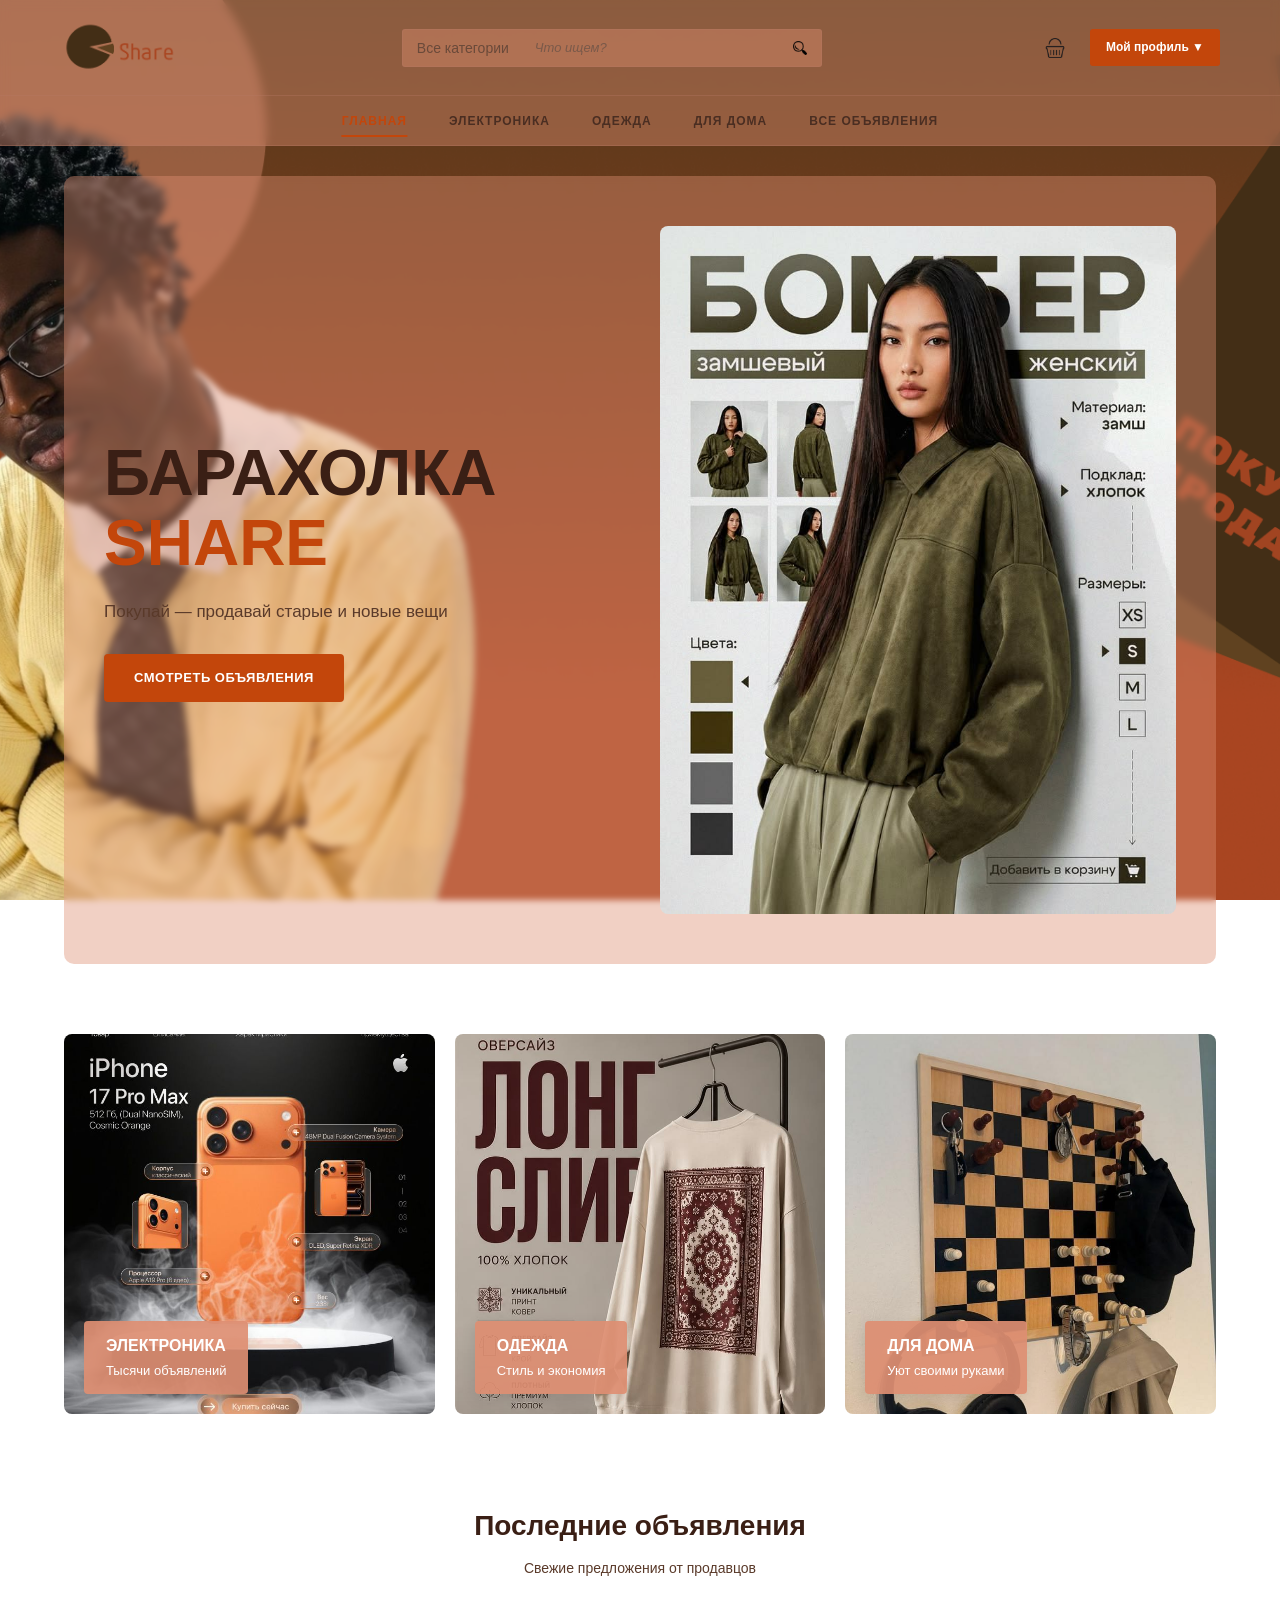
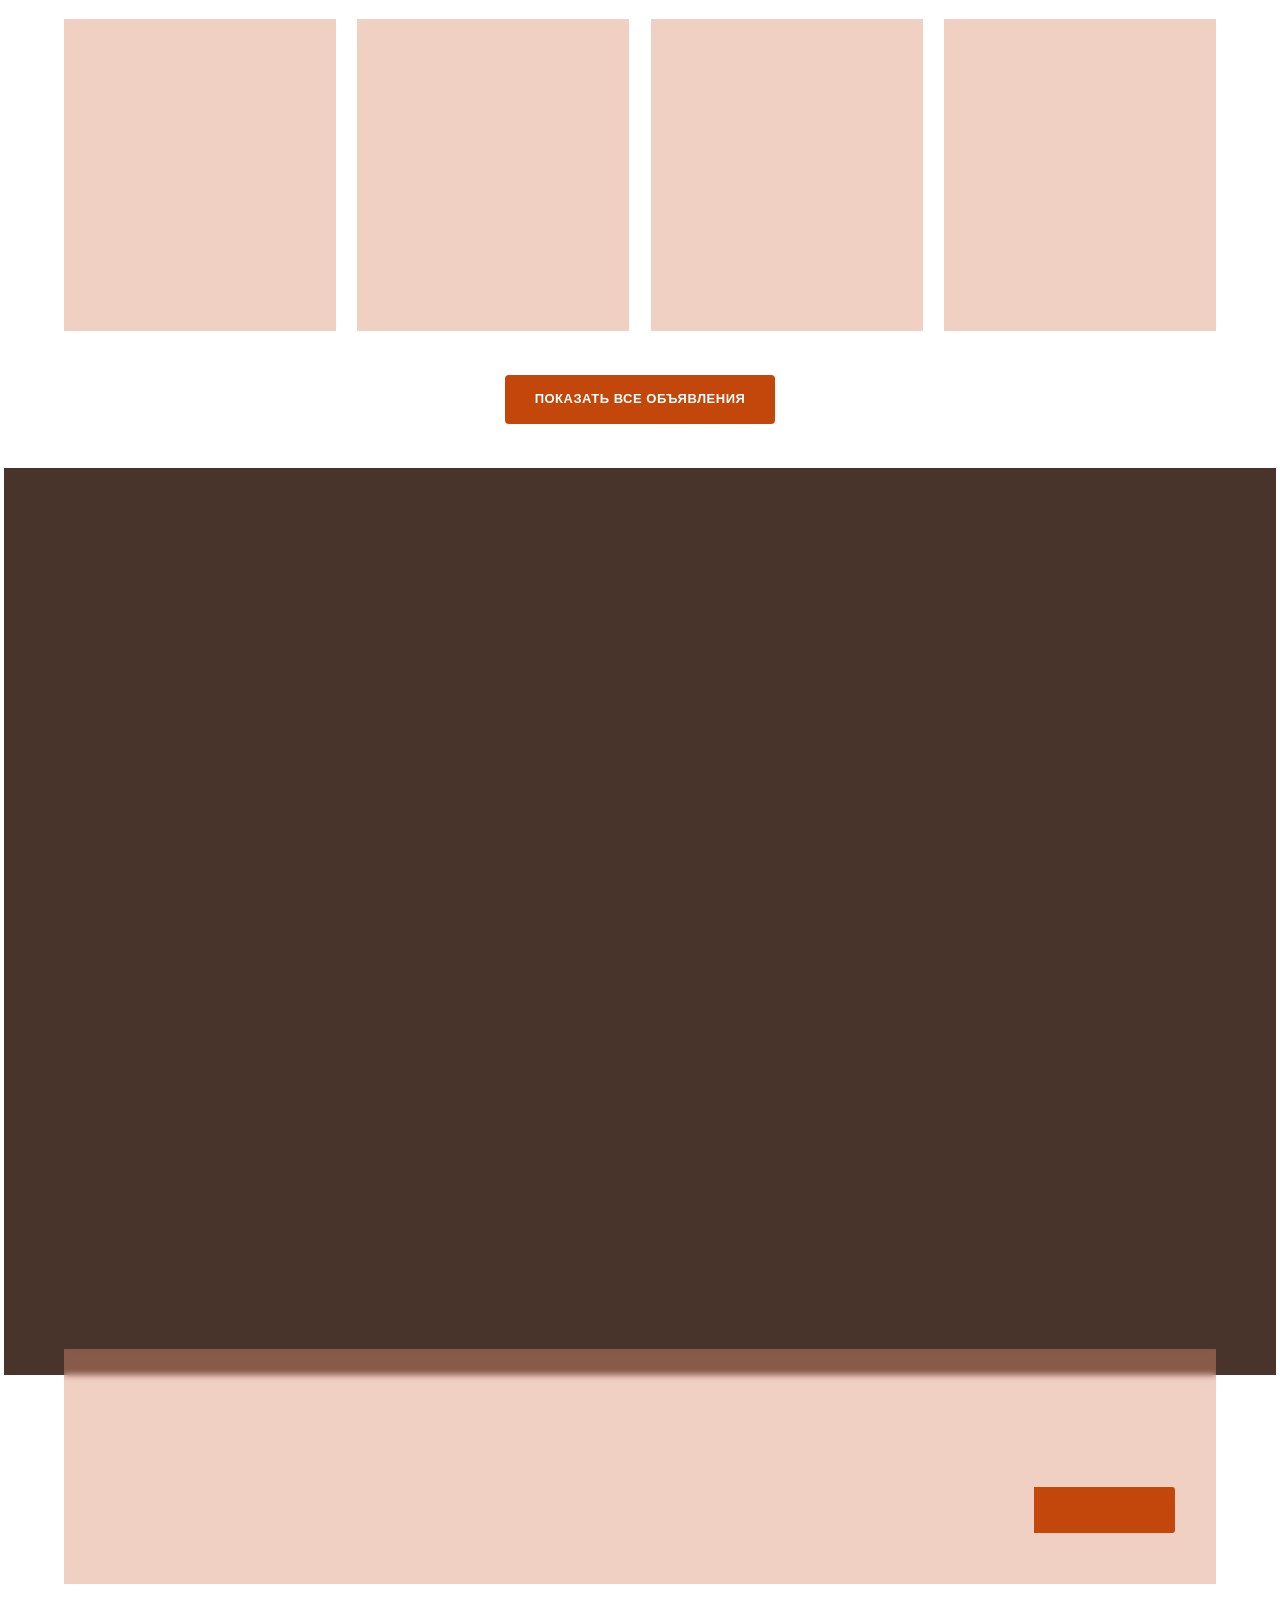
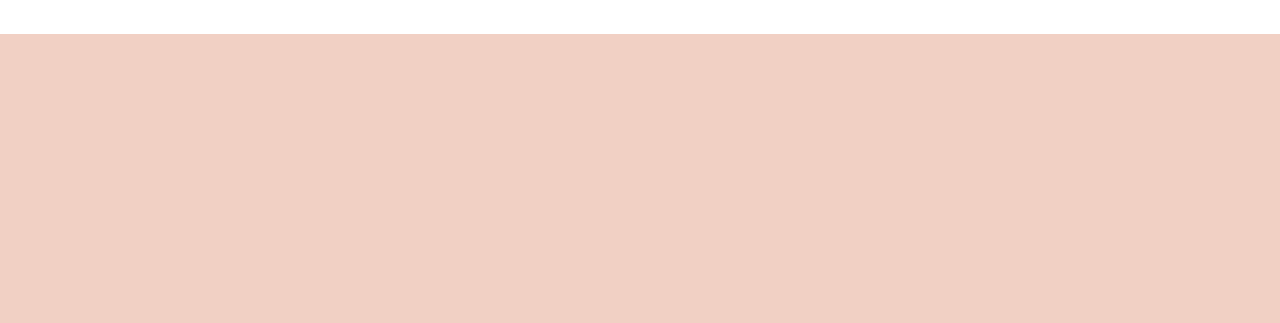
<file: index.html>
<!DOCTYPE html>
<html lang="ru">
<head>
    <meta charset="UTF-8">
    <meta name="viewport" content="width=device-width, initial-scale=1.0">
    <title>SHERE - Интернет-барахолка</title>
    <link rel="stylesheet" href="css/style.css">
</head>
<body>

<header class="main-header">

    <div class="top-bar">

        <div class="logo">
            <a href="index.html">
                <img src="images/logo.png" alt="SHERE - Интернет-барахолка">
            </a>
        </div>

        <form class="search-form" action="#" method="GET">
            <button type="button" class="search-category-btn">Все категории</button>
            <input type="search" name="q" placeholder="Что ищем?" required>
            <button type="submit" aria-label="Найти">
                <img src="images/lup.png" alt="Найти">
            </button>
        </form>

        <div class="user-actions">
            <a href="cart.html" class="icon-favorites" title="Корзина">
                <img src="images/car.png" alt="Корзина">
                <span class="cart-count" id="cart-count">0</span>
            </a>
            <a href="login.html" class="btn-account">Мой профиль ▼</a>
        </div>
    </div>

    <nav class="main-nav">
        <ul>
            <li><a href="index.html" class="active">ГЛАВНАЯ</a></li>
            <li><a href="category.html">ЭЛЕКТРОНИКА</a></li>
            <li><a href="category-clothes.html">ОДЕЖДА</a></li>
            <li><a href="category-home.html">ДЛЯ ДОМА</a></li>
            <li><a href="category-all.html">ВСЕ ОБЪЯВЛЕНИЯ</a></li>
        </ul>
    </nav>

</header>

<main>

    <section class="hero-section">
        <div class="hero-content">
            <h1 class="hero-title">БАРАХОЛКА <br><span>SHARE</span></h1>
            <p class="hero-subtitle">Покупай — продавай старые и новые вещи</p>
            <a href="category.html" class="btn-primary">Смотреть объявления</a>
        </div>
        <div class="hero-image">
            <img src="images/bomb.jpg" alt="Барахолка SHERE">
        </div>
    </section>

    <section class="categories-section">
        <div class="categories-grid">
            <article class="category-card">
                <img src="images/ip.jpg" alt="Электроника">
                <div class="category-info">
                    <h3>ЭЛЕКТРОНИКА</h3>
                    <p>Тысячи объявлений</p>
                </div>
            </article>
            <article class="category-card">
                <img src="images/clo.jpg" alt="Одежда">
                <div class="category-info">
                    <h3>ОДЕЖДА</h3>
                    <p>Стиль и экономия</p>
                </div>
            </article>
            <article class="category-card">
                <img src="images/dec.jpg" alt="Для дома">
                <div class="category-info">
                    <h3>ДЛЯ ДОМА</h3>
                    <p>Уют своими руками</p>
                </div>
            </article>
        </div>
    </section>

    <section class="featured-section">
        <h2 class="section-title">Последние объявления</h2>
        <p class="section-subtitle">Свежие предложения от продавцов</p>

        <div class="products-grid">

            <article class="product-card">
                <a href="product.html?id=tshirt" class="product-link">
                    <div class="product-image">
                        <img src="images/tshirt.jpg" alt="Футболка">
                    </div>
                    <h3 class="product-title">Футболка</h3>
                </a>
                <button class="add-to-cart-btn">В избранное</button>
                <p class="product-price">800 ₽</p>
            </article>

            <article class="product-card">
                <a href="product.html?id=player" class="product-link">
                    <div class="product-image">
                        <img src="images/player.jpg" alt="Плеер">
                    </div>
                    <h3 class="product-title">Плеер</h3>
                </a>
                <button class="add-to-cart-btn">В избранное</button>
                <p class="product-price">1 500 ₽</p>
            </article>

            <article class="product-card">
                <a href="product.html?id=watch" class="product-link">
                    <div class="product-image">
                        <img src="images/watch.jpg" alt="Карманные часы">
                    </div>
                    <h3 class="product-title">Карманные часы</h3>
                </a>
                <button class="add-to-cart-btn">В избранное</button>
                <p class="product-price">5 000 ₽</p>
            </article>

            <article class="product-card">
                <a href="product.html?id=tie" class="product-link">
                    <div class="product-image">
                        <img src="images/tie.jpg" alt="Галстуки">
                    </div>
                    <h3 class="product-title">Галстуки</h3>
                </a>
                <button class="add-to-cart-btn">В избранное</button>
                <p class="product-price">100 ₽ / шт</p>
            </article>

        </div>

        <div class="center-button">
            <a href="category.html" class="btn-primary">Показать все объявления</a>
        </div>
    </section>

    <section class="promo-section">

        <div class="promo-image">
            <img src="images/logo_2.jpg" alt="SHERE — скидки и акции">
        </div>

        <div class="promo-features">

            <div class="feature-item">
                <h4>Быстрая доставка</h4>
                <p>Отправляем товары по всей стране</p>
            </div>

            <div class="feature-item">
                <h4>Выгодные цены</h4>
                <p>Покупай дешевле, чем в магазинах</p>
            </div>

            <div class="feature-item">
                <h4>Безопасность</h4>
                <p>Проверенные продавцы и отзывы</p>
            </div>

        </div>

    </section>

    <section class="subscribe-section">
        <div class="testimonial">
            <img src="images/me.jpg" alt="Пользователь">
            <div>
                <p class="testimonial-text">"Отличная барахолка! Продала старый телефон за один день. Всем рекомендую!"</p>
                <p class="testimonial-author">Потапова Анастасия, Харцызск</p>
            </div>
        </div>
        <div class="subscribe-form">
            <h3>Подпишитесь на новости</h3>
            <p>Узнавайте о новых объявлениях первыми</p>
            <form action="#" method="POST">
                <input type="email" placeholder="Введите ваш email" required>
                <button type="submit">Подписаться</button>
            </form>
        </div>
    </section>

</main>

<footer class="main-footer">
    <div class="footer-content">
        <div class="footer-brand">
            <div class="logo">
                <img src="images/logo.png" alt="SHARE - Интернет-барахолка">
            </div>
            <p>Барахолка нового поколения. Покупай, продавай, находи.</p>
        </div>
        <div class="footer-links">
            <h4>КОМПАНИЯ</h4>
            <ul>
                <li><a href="#">О нас</a></li>
                <li><a href="#">Как это работает</a></li>
                <li><a href="#">Безопасность</a></li>
            </ul>
        </div>
        <div class="footer-links">
            <h4>ПОМОЩЬ</h4>
            <ul>
                <li><a href="#">Правила</a></li>
                <li><a href="#">Политика конфиденциальности</a></li>
                <li><a href="#">Поддержка</a></li>
            </ul>
        </div>
        <div class="footer-links">
            <h4>КАТЕГОРИИ</h4>
            <ul>
                <li><a href="#">Электроника</a></li>
                <li><a href="#">Одежда</a></li>
                <li><a href="#">Для дома</a></li>
            </ul>
        </div>
    </div>
    <div class="footer-bottom">
        <p>© 2026 SHERE. Все права защищены.</p>
        <div class="social-icons">
            <a href="#">VK</a>
            <a href="#">TG</a>
            <a href="#">YT</a>
        </div>
    </div>
</footer>
<script>
    document.addEventListener('DOMContentLoaded', function () {

        document.querySelectorAll('.add-to-cart-btn').forEach(function (btn) {
            btn.addEventListener('click', function (e) {
                e.preventDefault();

                const card = btn.closest('.product-card');
                if (!card) return;

                const image    = card.querySelector('.product-image img')?.getAttribute('src') || '';
                const title    = card.querySelector('.product-title')?.textContent.trim() || 'Товар';
                const priceStr = card.querySelector('.product-price')?.textContent.trim() || '0';
                const condition = card.querySelector('.product-condition')?.textContent.trim() || '';
                const location = card.querySelector('.product-location')?.textContent.trim() || '';

                const price = parseFloat(priceStr.replace(/[^\d]/g, '')) || 0;

                const cart = JSON.parse(localStorage.getItem('shere_cart') || '[]');

                const existing = cart.find(item => item.title === title && item.image === image);

                if (existing) {
                    existing.qty += 1;
                } else {
                    cart.push({
                        title: title,
                        price: price,
                        condition: condition,
                        location: location,
                        image: image,
                        qty: 1
                    });
                }

                localStorage.setItem('shere_cart', JSON.stringify(cart));

                updateCartCount();

                btn.textContent = 'Добавлено';
                btn.style.background = '#2ecc71';
                setTimeout(() => {
                    btn.textContent = 'В избранное';
                    btn.style.background = '';
                }, 1200);
            });
        });

        function updateCartCount() {
            const cart = JSON.parse(localStorage.getItem('shere_cart') || '[]');
            const totalQty = cart.reduce((s, i) => s + i.qty, 0);
            const countEl = document.getElementById('cart-count');
            if (countEl) {
                countEl.textContent = totalQty;
                countEl.style.display = totalQty > 0 ? 'flex' : 'none';
            }
        }

        updateCartCount();
    });
</script>
</body>
</html>
</file>
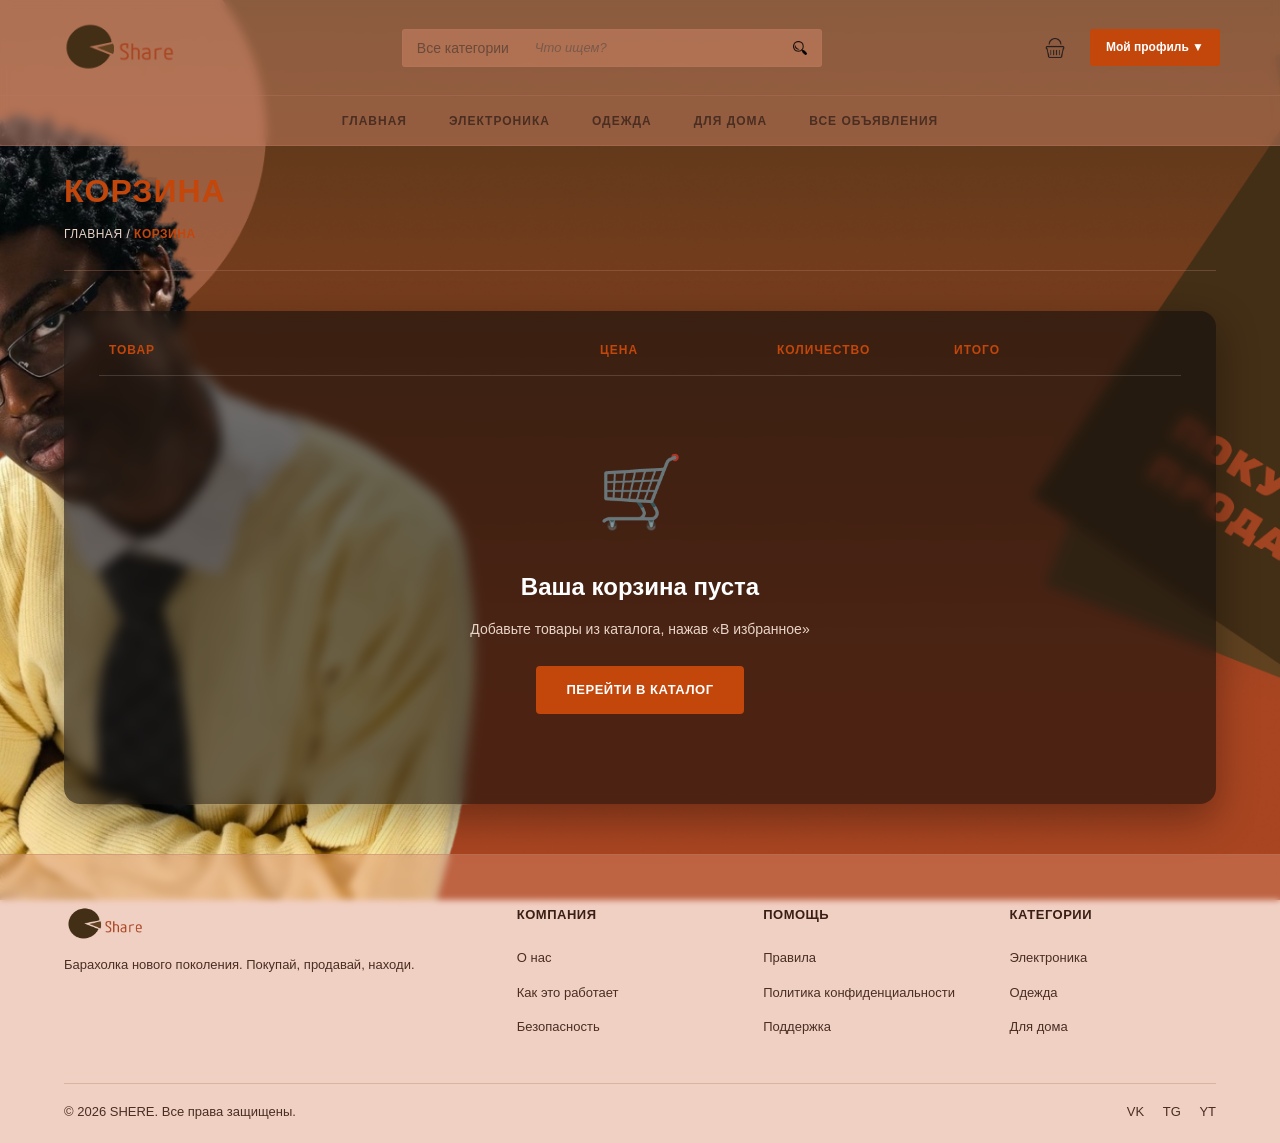
<file: cart.html>
<!DOCTYPE html>
<html lang="ru">
<head>
  <meta charset="UTF-8">
  <meta name="viewport" content="width=device-width, initial-scale=1.0">
  <title>Корзина — SHERE</title>
  <link rel="stylesheet" href="css/style.css">
</head>
<body class="page-cart">

<header class="main-header">
  <div class="top-bar">
    <div class="logo">
      <a href="index.html">
        <img src="images/logo.png" alt="SHERE - Интернет-барахолка">
      </a>
    </div>

    <form class="search-form" action="#" method="GET">
      <button type="button" class="search-category-btn">Все категории</button>
      <input type="search" name="q" placeholder="Что ищем?" required>
      <button type="submit" aria-label="Найти">
        <img src="images/lup.png" alt="Найти">
      </button>
    </form>

    <div class="user-actions">
      <a href="cart.html" class="icon-favorites" title="Корзина">
        <img src="images/car.png" alt="Корзина">
        <span class="cart-count" id="cart-count">0</span>
      </a>
      <a href="profile.html" class="btn-account" id="account-btn">Мой профиль ▼</a>
    </div>
  </div>

  <nav class="main-nav">
    <ul>
      <li><a href="index.html">ГЛАВНАЯ</a></li>
      <li><a href="category.html">ЭЛЕКТРОНИКА</a></li>
      <li><a href="category-clothes.html">ОДЕЖДА</a></li>
      <li><a href="category-home.html">ДЛЯ ДОМА</a></li>
      <li><a href="category-all.html">ВСЕ ОБЪЯВЛЕНИЯ</a></li>
    </ul>
  </nav>
</header>

<main>

  <section class="page-header">
    <h1 class="page-title">КОРЗИНА</h1>
    <p class="breadcrumbs">
      <a href="index.html">ГЛАВНАЯ</a> /
      <span>КОРЗИНА</span>
    </p>
  </section>

  <div class="cart-container">

    <div class="cart-table-header">
      <div>ТОВАР</div>
      <div>ЦЕНА</div>
      <div>КОЛИЧЕСТВО</div>
      <div>ИТОГО</div>
      <div></div>
    </div>

    <div id="cart-items" class="cart-items"></div>

    <div id="cart-empty" class="cart-empty" style="display: none;">
      <div class="cart-empty-icon">🛒</div>
      <h2>Ваша корзина пуста</h2>
      <p>Добавьте товары из каталога, нажав «В избранное»</p>
      <a href="category-all.html" class="btn-primary">Перейти в каталог</a>
    </div>

    <div class="cart-summary" id="cart-summary" style="display: none;">
      <div class="cart-actions">
        <button type="button" class="btn-outline-cart" id="clear-cart">Очистить корзину</button>
        <a href="category-all.html" class="btn-outline-cart">Продолжить покупки</a>
      </div>

      <div class="cart-total-box">
        <div class="cart-total-row">
          <span>Товаров:</span>
          <strong id="total-items">0</strong>
        </div>
        <div class="cart-total-row grand">
          <span>Итого:</span>
          <strong id="total-price">0 ₽</strong>
        </div>
        <button type="button" class="btn-primary cart-checkout-btn" id="checkout-btn">
          ОФОРМИТЬ ЗАКАЗ
        </button>
      </div>
    </div>

  </div>

</main>

<footer class="main-footer">
  <div class="footer-content">
    <div class="footer-brand">
      <div class="logo">
        <img src="images/logo.png" alt="SHERE - Интернет-барахолка">
      </div>
      <p>Барахолка нового поколения. Покупай, продавай, находи.</p>
    </div>
    <div class="footer-links">
      <h4>КОМПАНИЯ</h4>
      <ul>
        <li><a href="#">О нас</a></li>
        <li><a href="#">Как это работает</a></li>
        <li><a href="#">Безопасность</a></li>
      </ul>
    </div>
    <div class="footer-links">
      <h4>ПОМОЩЬ</h4>
      <ul>
        <li><a href="#">Правила</a></li>
        <li><a href="#">Политика конфиденциальности</a></li>
        <li><a href="#">Поддержка</a></li>
      </ul>
    </div>
    <div class="footer-links">
      <h4>КАТЕГОРИИ</h4>
      <ul>
        <li><a href="category.html">Электроника</a></li>
        <li><a href="category-clothes.html">Одежда</a></li>
        <li><a href="category-home.html">Для дома</a></li>
      </ul>
    </div>
  </div>
  <div class="footer-bottom">
    <p>© 2026 SHERE. Все права защищены.</p>
    <div class="social-icons">
      <a href="#">VK</a>
      <a href="#">TG</a>
      <a href="#">YT</a>
    </div>
  </div>
</footer>

<script>
  document.addEventListener('DOMContentLoaded', function () {

    const cartItemsEl   = document.getElementById('cart-items');
    const cartEmptyEl   = document.getElementById('cart-empty');
    const cartSummaryEl = document.getElementById('cart-summary');
    const totalItemsEl  = document.getElementById('total-items');
    const totalPriceEl  = document.getElementById('total-price');
    const cartCountEl   = document.getElementById('cart-count');

    function getCart() {
      return JSON.parse(localStorage.getItem('shere_cart') || '[]');
    }

    function saveCart(cart) {
      localStorage.setItem('shere_cart', JSON.stringify(cart));
    }

    function updateHeaderCount(cart) {
      const totalQty = cart.reduce((sum, item) => sum + item.qty, 0);
      if (cartCountEl) {
        cartCountEl.textContent = totalQty;
        cartCountEl.style.display = totalQty > 0 ? 'flex' : 'none';
      }
    }

    function formatPrice(n) {
      return n.toLocaleString('ru-RU') + ' ₽';
    }

    function renderCart() {
      const cart = getCart();
      updateHeaderCount(cart);

      if (cart.length === 0) {
        cartItemsEl.innerHTML = '';
        cartEmptyEl.style.display = 'block';
        cartSummaryEl.style.display = 'none';
        return;
      }

      cartEmptyEl.style.display = 'none';
      cartSummaryEl.style.display = 'grid';

      let html = '';
      let totalQty = 0;
      let totalPrice = 0;

      cart.forEach(function (item, index) {
        const itemTotal = item.price * item.qty;
        totalQty += item.qty;
        totalPrice += itemTotal;

        html += `
                <div class="cart-item">
                    <div class="cart-item-product">
                        <div class="cart-item-image">
                            <img src="${item.image}" alt="${item.title}">
                        </div>
                        <div class="cart-item-info">
                            <h4>${item.title}</h4>
                            <p class="cart-item-condition">${item.condition}</p>
                            <p class="cart-item-location"> ${item.location}</p>
                        </div>
                    </div>

                    <div class="cart-item-price">${formatPrice(item.price)}</div>

                    <div class="cart-item-qty">
                        <button type="button" class="qty-btn" data-action="minus" data-index="${index}">−</button>
                        <span>${item.qty}</span>
                        <button type="button" class="qty-btn" data-action="plus" data-index="${index}">+</button>
                    </div>

                    <div class="cart-item-total">${formatPrice(itemTotal)}</div>

                    <div class="cart-item-remove">
                        <button type="button" class="remove-btn" data-action="remove" data-index="${index}" title="Удалить">✕</button>
                    </div>
                </div>
            `;
      });

      cartItemsEl.innerHTML = html;
      totalItemsEl.textContent = totalQty;
      totalPriceEl.textContent = formatPrice(totalPrice);
    }

    cartItemsEl.addEventListener('click', function (e) {
      const btn = e.target.closest('[data-action]');
      if (!btn) return;

      const action = btn.getAttribute('data-action');
      const index = parseInt(btn.getAttribute('data-index'), 10);
      const cart = getCart();

      if (action === 'plus') {
        cart[index].qty += 1;
      } else if (action === 'minus') {
        cart[index].qty -= 1;
        if (cart[index].qty < 1) {
          cart.splice(index, 1);
        }
      } else if (action === 'remove') {
        cart.splice(index, 1);
      }

      saveCart(cart);
      renderCart();
    });

    const clearBtn = document.getElementById('clear-cart');
    if (clearBtn) {
      clearBtn.addEventListener('click', function () {
        if (confirm('Удалить все товары из корзины?')) {
          saveCart([]);
          renderCart();
        }
      });
    }

    const checkoutBtn = document.getElementById('checkout-btn');
    if (checkoutBtn) {
      checkoutBtn.addEventListener('click', function () {
        const cart = getCart();
        if (cart.length === 0) return;

        const totalQty = cart.reduce((s, i) => s + i.qty, 0);
        const totalPrice = cart.reduce((s, i) => s + i.price * i.qty, 0);

        alert('Заказ оформлен!\n\nТоваров: ' + totalQty + '\nСумма: ' + formatPrice(totalPrice) + '\n\nСпасибо за покупку!');
        saveCart([]);
        renderCart();
      });
    }

    const accountBtn = document.getElementById('account-btn');
    const user = JSON.parse(localStorage.getItem('shere_user') || '{}');
    if (accountBtn && user.name) {
      accountBtn.textContent = user.name + ' ▼';
    }

    renderCart();
  });
</script>

</body>
</html>
</file>
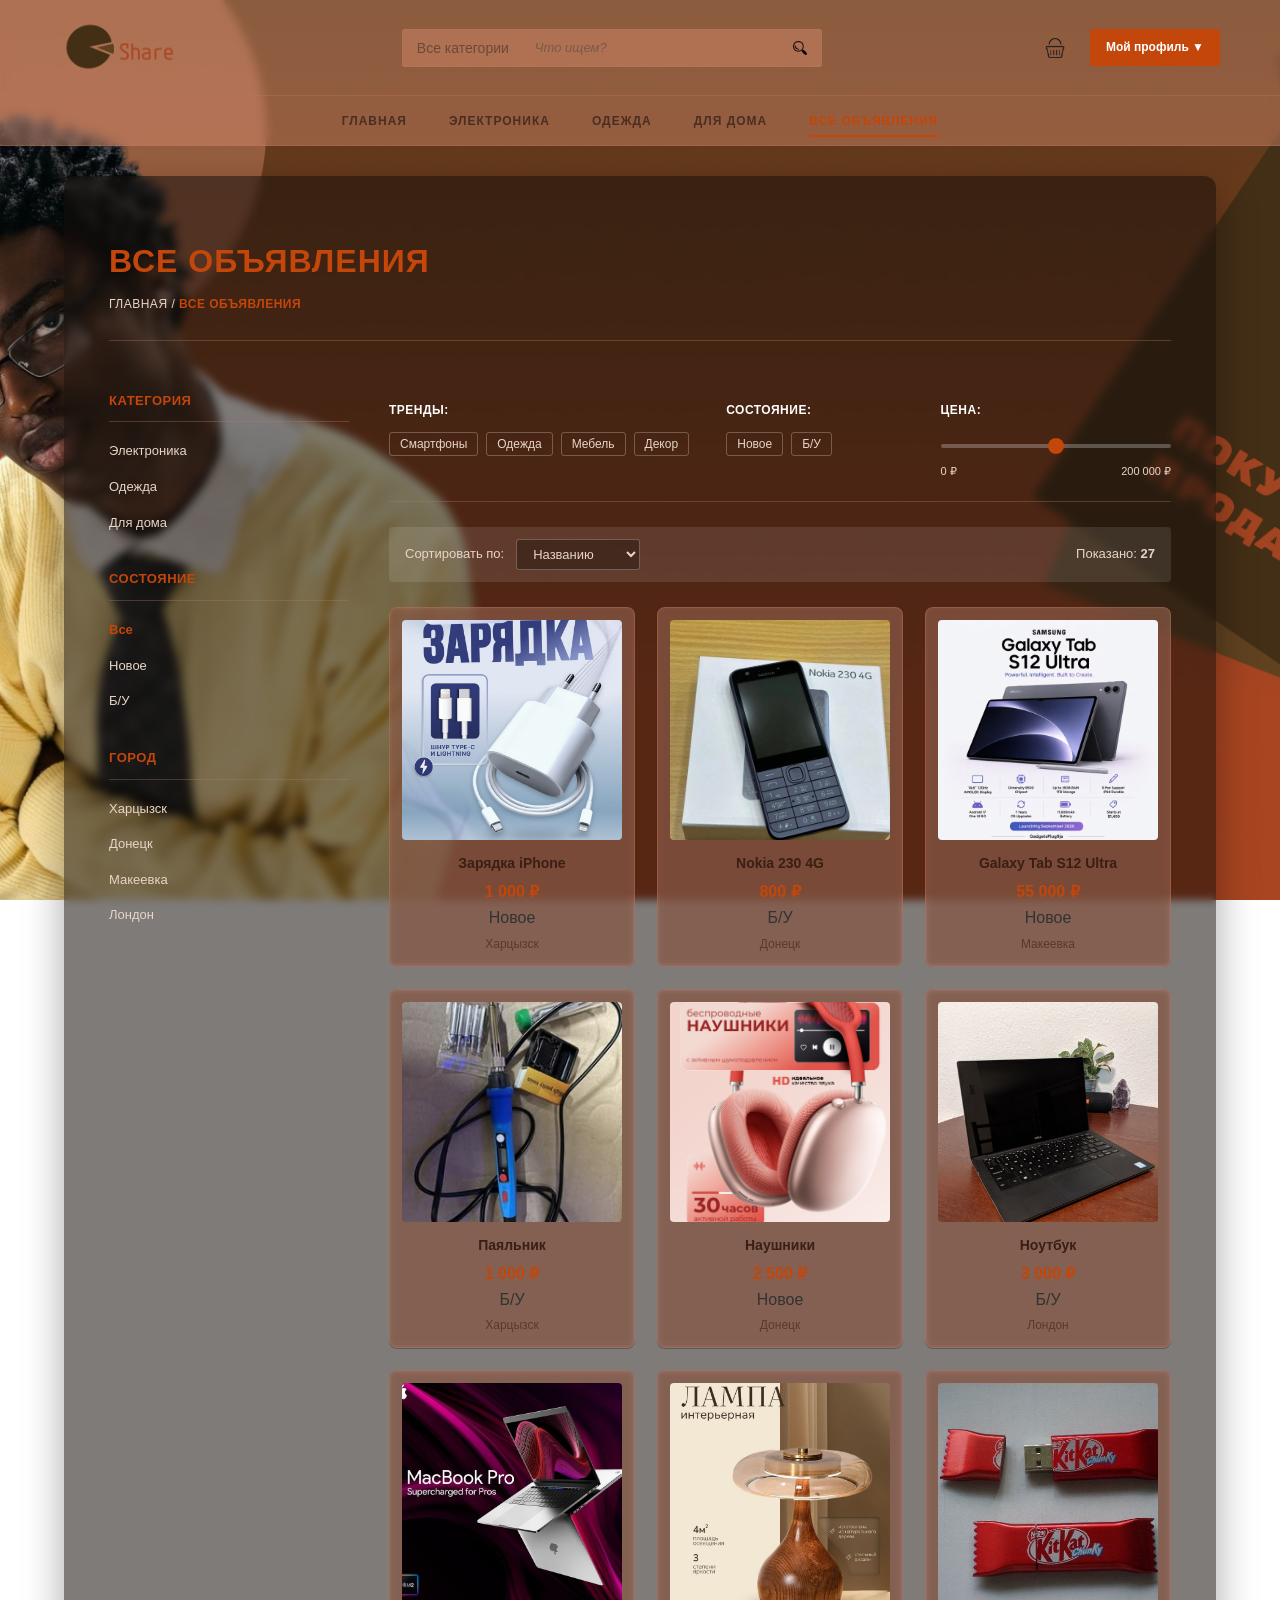
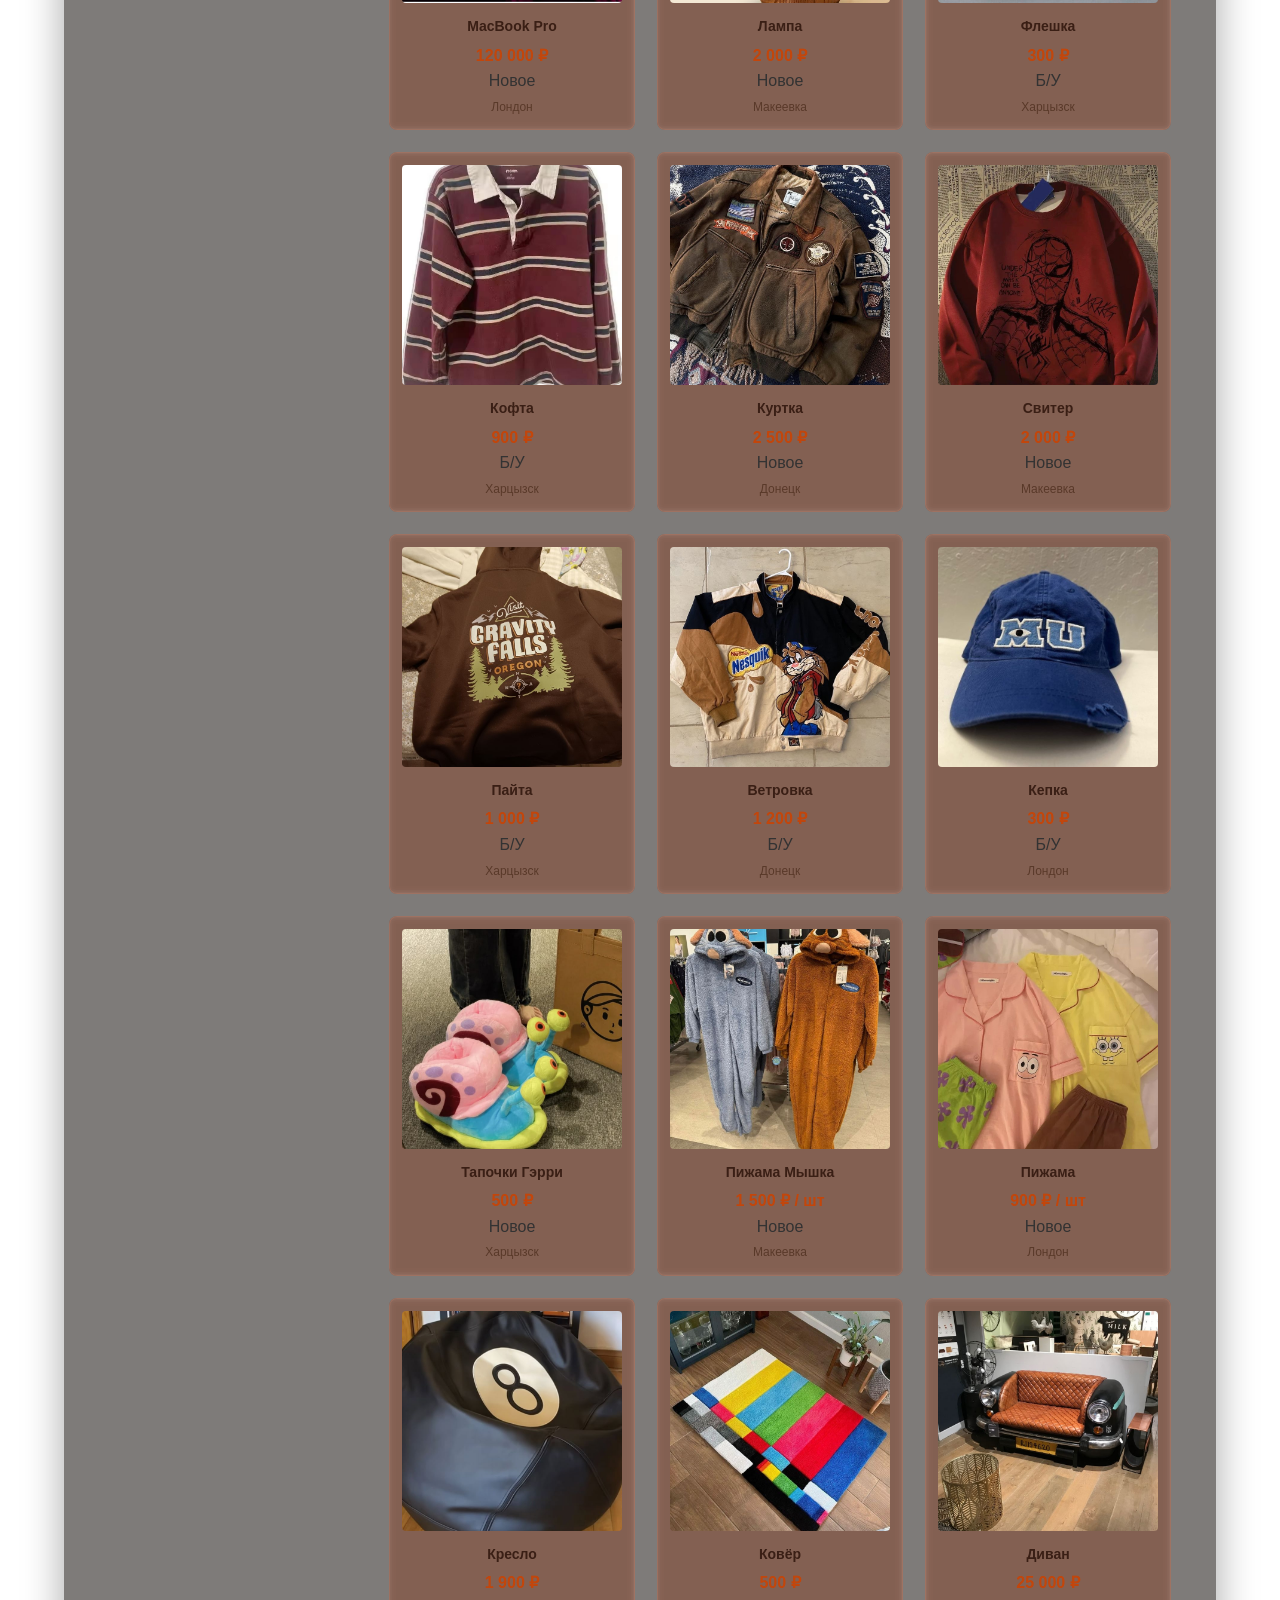
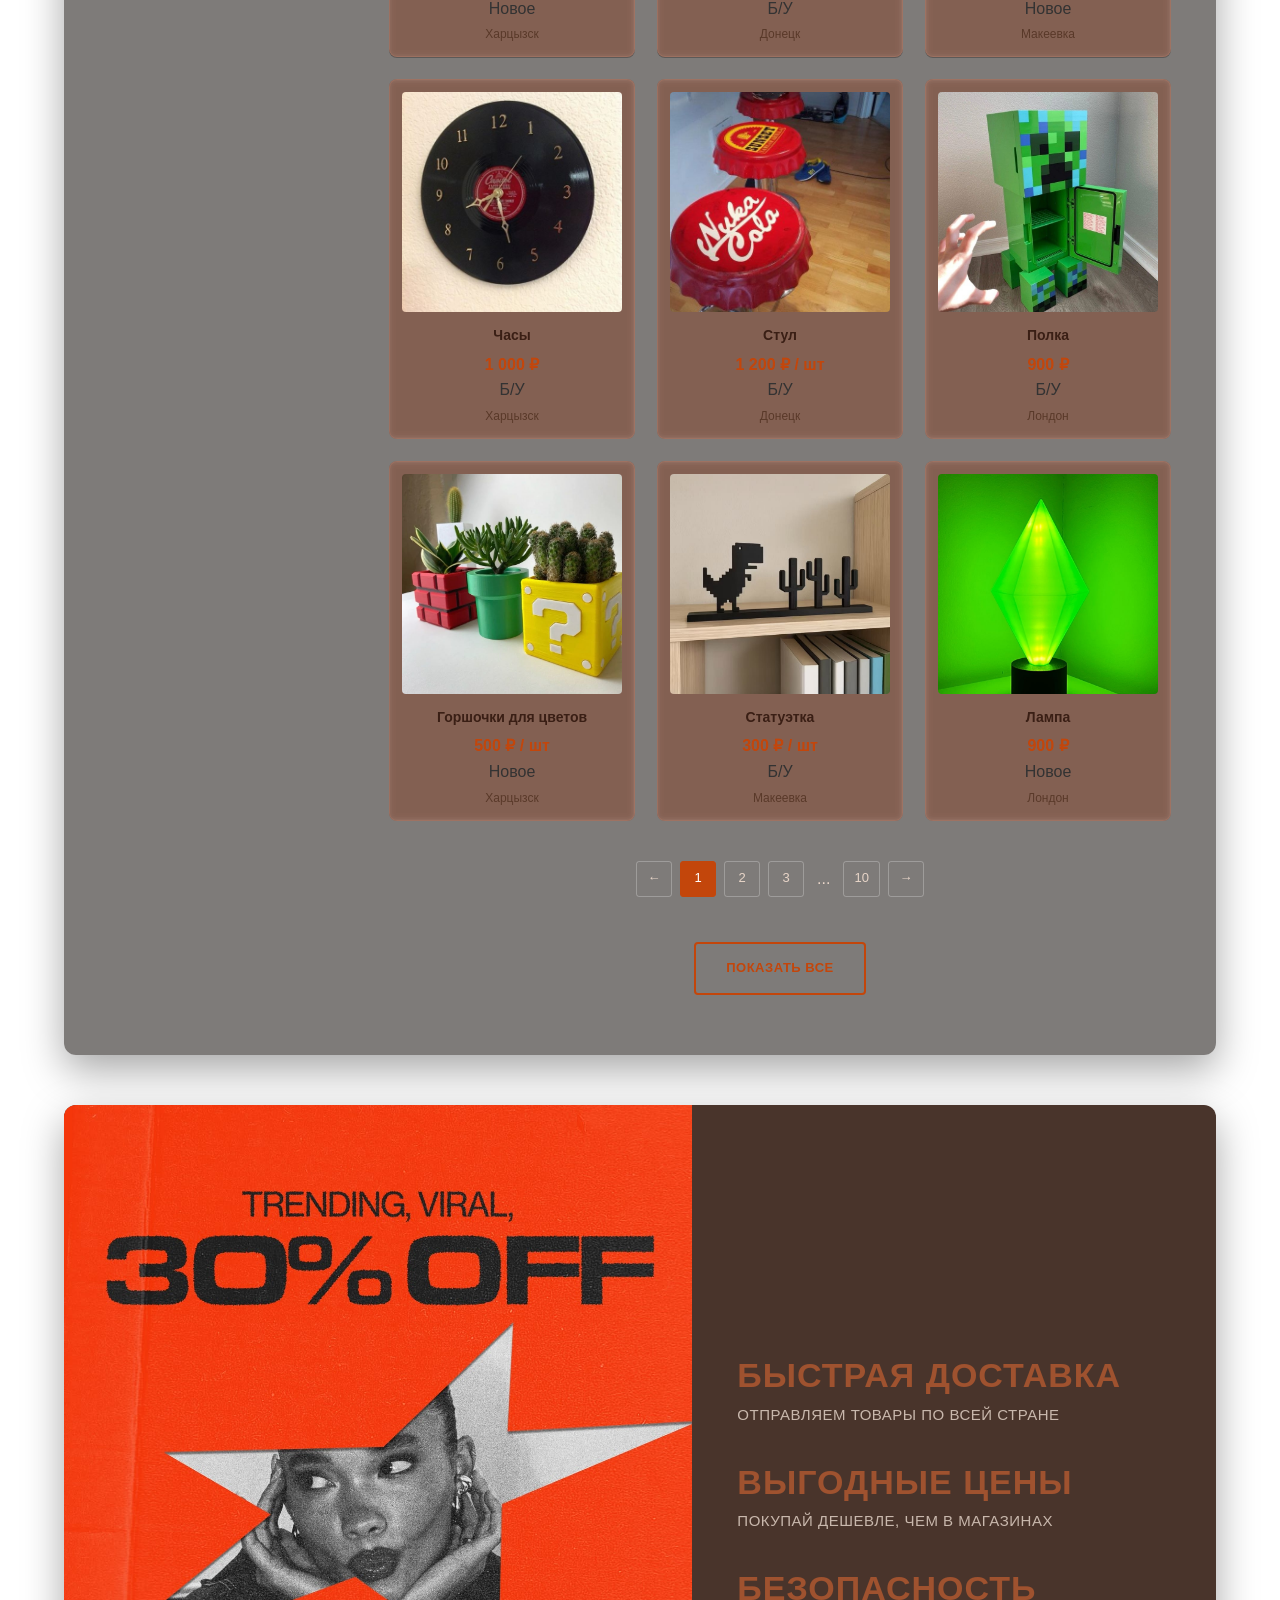
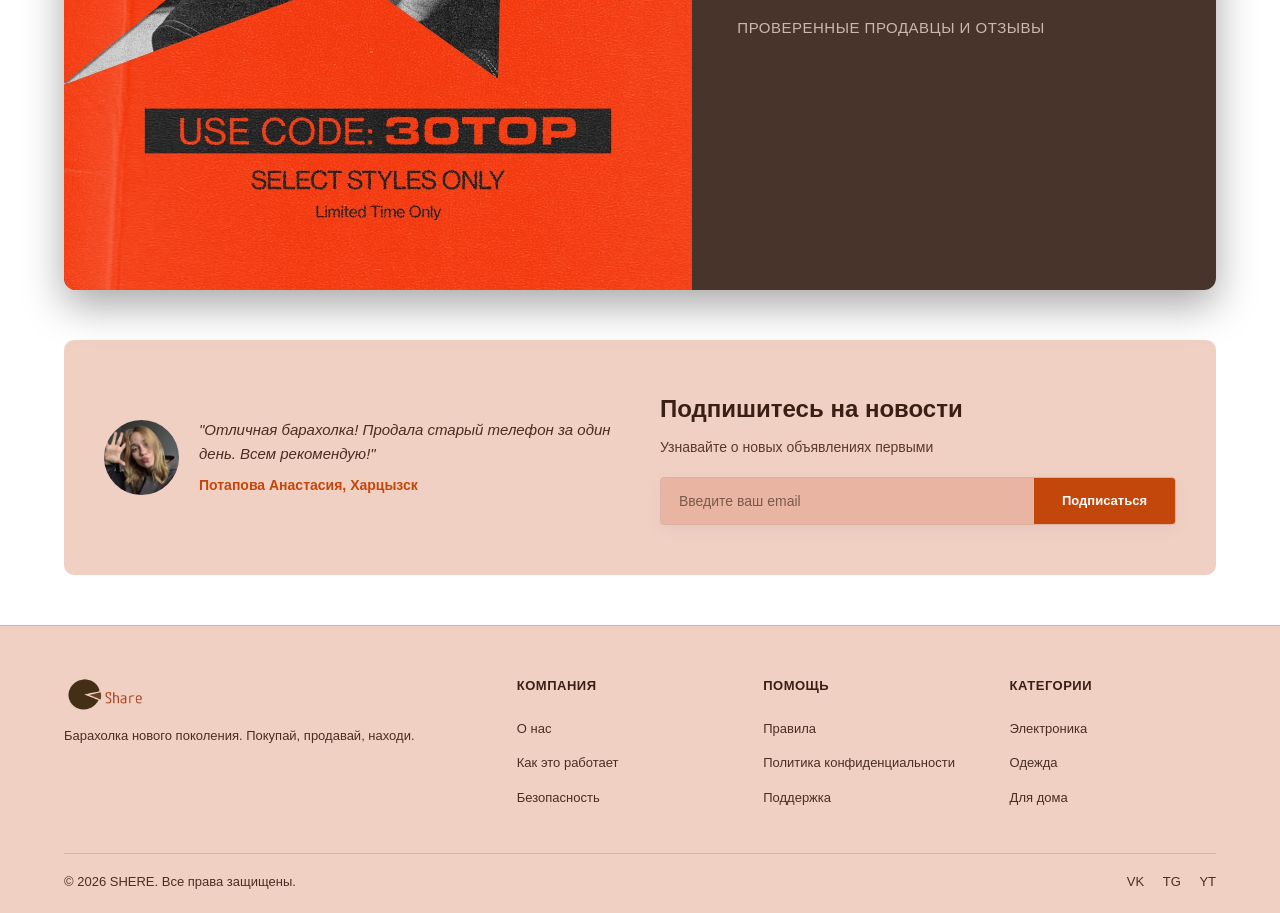
<file: category-all.html>
<!DOCTYPE html>
<html lang="ru">
<head>
    <meta charset="UTF-8">
    <meta name="viewport" content="width=device-width, initial-scale=1.0">
    <title>Все объявления — SHERE</title>
    <link rel="stylesheet" href="css/style.css">
</head>
<body class="page-category page-all">

<header class="main-header">
    <div class="top-bar">
        <div class="logo">
            <a href="index.html">
                <img src="images/logo.png" alt="SHERE - Интернет-барахолка">
            </a>
        </div>

        <form class="search-form" action="#" method="GET">
            <button type="button" class="search-category-btn">Все категории</button>
            <input type="search" name="q" placeholder="Что ищем?" required>
            <button type="submit" aria-label="Найти">
                <img src="images/lup.png" alt="Найти">
            </button>
        </form>

        <div class="user-actions">
            <a href="cart.html" class="icon-favorites" title="Корзина">
                <img src="images/car.png" alt="Корзина">
                <span class="cart-count" id="cart-count">0</span>
            </a>
            <a href="login.html" class="btn-account">Мой профиль ▼</a>
        </div>
    </div>

    <nav class="main-nav">
        <ul>
            <li><a href="index.html">ГЛАВНАЯ</a></li>
            <li><a href="category.html">ЭЛЕКТРОНИКА</a></li>
            <li><a href="category-clothes.html">ОДЕЖДА</a></li>
            <li><a href="category-home.html">ДЛЯ ДОМА</a></li>
            <li><a href="category-all.html" class="active">ВСЕ ОБЪЯВЛЕНИЯ</a></li>
        </ul>
    </nav>
</header>

<main>

    <div class="catalog-container">

        <section class="page-header">
            <h1 class="page-title">ВСЕ ОБЪЯВЛЕНИЯ</h1>
            <p class="breadcrumbs">
                <a href="index.html">ГЛАВНАЯ</a> /
                <span>ВСЕ ОБЪЯВЛЕНИЯ</span>
            </p>
        </section>

        <div class="catalog-wrapper">

            <aside class="sidebar">

                <div class="filter-block">
                    <h3 class="filter-title">КАТЕГОРИЯ</h3>
                    <ul class="filter-list">
                        <li><a href="category.html">Электроника</a></li>
                        <li><a href="category-clothes.html">Одежда</a></li>
                        <li><a href="category-home.html">Для дома</a></li>
                    </ul>
                </div>

                <div class="filter-block">
                    <h3 class="filter-title">СОСТОЯНИЕ</h3>
                    <ul class="filter-list">
                        <li><a href="#" class="active" data-filter="all">Все</a></li>
                        <li><a href="#" data-filter="new">Новое</a></li>
                        <li><a href="#" data-filter="used">Б/У</a></li>
                    </ul>
                </div>

                <div class="filter-block">
                    <h3 class="filter-title">ГОРОД</h3>
                    <ul class="filter-list">
                        <li><a href="#">Харцызск</a></li>
                        <li><a href="#">Донецк</a></li>
                        <li><a href="#">Макеевка</a></li>
                        <li><a href="#">Лондон</a></li>
                    </ul>
                </div>

            </aside>

            <section class="catalog-main">

                <div class="catalog-topbar">

                    <div class="topbar-group">
                        <h4>ТРЕНДЫ:</h4>
                        <ul class="topbar-tags">
                            <li><a href="#">Смартфоны</a></li>
                            <li><a href="#">Одежда</a></li>
                            <li><a href="#">Мебель</a></li>
                            <li><a href="#">Декор</a></li>
                        </ul>
                    </div>

                    <div class="topbar-group">
                        <h4>СОСТОЯНИЕ:</h4>
                        <ul class="topbar-sizes">
                            <li><a href="#" data-filter="new">Новое</a></li>
                            <li><a href="#" data-filter="used">Б/У</a></li>
                        </ul>
                    </div>

                    <div class="topbar-group">
                        <h4>ЦЕНА:</h4>
                        <input type="range" min="0" max="200000" step="500" value="100000" class="price-range">
                        <div class="price-labels">
                            <span>0 ₽</span>
                            <span>200 000 ₽</span>
                        </div>
                    </div>

                </div>

                <div class="sort-bar">
                    <span>Сортировать по:</span>
                    <select class="sort-select">
                        <option>Названию</option>
                        <option>Цене (возр.)</option>
                        <option>Цене (убыв.)</option>
                        <option>Дате</option>
                    </select>

                    <span class="sort-count">Показано: <strong>27</strong></span>
                </div>

                <div class="products-grid catalog-grid">

                    <article class="product-card" data-condition="new">
                        <a href="product.html?id=z_n" class="product-link">
                            <div class="product-image">
                                <img src="images/z_n.jpg" alt="Зарядка iPhone">
                            </div>
                            <h3 class="product-title">Зарядка iPhone</h3>
                        </a>
                        <button class="add-to-cart-btn">В избранное</button>
                        <p class="product-price">1 000 ₽</p>
                        <p class="product-condition">Новое</p>
                        <p class="product-location">Харцызск</p>
                    </article>

                    <article class="product-card" data-condition="used">
                        <a href="product.html?id=tel_o" class="product-link">
                            <div class="product-image">
                                <img src="images/tel_o.jpg" alt="Nokia 230 4G">
                            </div>
                            <h3 class="product-title">Nokia 230 4G</h3>
                        </a>
                        <button class="add-to-cart-btn">В избранное</button>
                        <p class="product-price">800 ₽</p>
                        <p class="product-condition">Б/У</p>
                        <p class="product-location">Донецк</p>
                    </article>

                    <article class="product-card" data-condition="new">
                        <a href="product.html?id=tab_n" class="product-link">
                            <div class="product-image">
                                <img src="images/tab_n.jpg" alt="Galaxy Tab S12 Ultra">
                            </div>
                            <h3 class="product-title">Galaxy Tab S12 Ultra</h3>
                        </a>
                        <button class="add-to-cart-btn">В избранное</button>
                        <p class="product-price">55 000 ₽</p>
                        <p class="product-condition">Новое</p>
                        <p class="product-location">Макеевка</p>
                    </article>

                    <article class="product-card" data-condition="used">
                        <a href="product.html?id=p_o" class="product-link">
                            <div class="product-image">
                                <img src="images/p_o.jpg" alt="Паяльник">
                            </div>
                            <h3 class="product-title">Паяльник</h3>
                        </a>
                        <button class="add-to-cart-btn">В избранное</button>
                        <p class="product-price">1 000 ₽</p>
                        <p class="product-condition">Б/У</p>
                        <p class="product-location">Харцызск</p>
                    </article>

                    <article class="product-card" data-condition="new">
                        <a href="product.html?id=n_n" class="product-link">
                            <div class="product-image">
                                <img src="images/n_n.jpg" alt="Наушники">
                            </div>
                            <h3 class="product-title">Наушники</h3>
                        </a>
                        <button class="add-to-cart-btn">В избранное</button>
                        <p class="product-price">2 500 ₽</p>
                        <p class="product-condition">Новое</p>
                        <p class="product-location">Донецк</p>
                    </article>

                    <article class="product-card" data-condition="used">
                        <a href="product.html?id=mac_o" class="product-link">
                            <div class="product-image">
                                <img src="images/mac_o.jpg" alt="Ноутбук">
                            </div>
                            <h3 class="product-title">Ноутбук</h3>
                        </a>
                        <button class="add-to-cart-btn">В избранное</button>
                        <p class="product-price">3 000 ₽</p>
                        <p class="product-condition">Б/У</p>
                        <p class="product-location">Лондон</p>
                    </article>

                    <article class="product-card" data-condition="new">
                        <a href="product.html?id=mac_n" class="product-link">
                            <div class="product-image">
                                <img src="images/mac_n.jpg" alt="MacBook Pro">
                            </div>
                            <h3 class="product-title">MacBook Pro</h3>
                        </a>
                        <button class="add-to-cart-btn">В избранное</button>
                        <p class="product-price">120 000 ₽</p>
                        <p class="product-condition">Новое</p>
                        <p class="product-location">Лондон</p>
                    </article>

                    <article class="product-card" data-condition="new">
                        <a href="product.html?id=lamp_n" class="product-link">
                            <div class="product-image">
                                <img src="images/lamp_n.jpg" alt="Лампа">
                            </div>
                            <h3 class="product-title">Лампа</h3>
                        </a>
                        <button class="add-to-cart-btn">В избранное</button>
                        <p class="product-price">2 000 ₽</p>
                        <p class="product-condition">Новое</p>
                        <p class="product-location">Макеевка</p>
                    </article>

                    <article class="product-card" data-condition="used">
                        <a href="product.html?id=fl_o" class="product-link">
                            <div class="product-image">
                                <img src="images/fl_o.jpg" alt="Флешка">
                            </div>
                            <h3 class="product-title">Флешка</h3>
                        </a>
                        <button class="add-to-cart-btn">В избранное</button>
                        <p class="product-price">300 ₽</p>
                        <p class="product-condition">Б/У</p>
                        <p class="product-location">Харцызск</p>
                    </article>

                    <article class="product-card" data-condition="used">
                        <a href="product.html?id=k_o" class="product-link">
                            <div class="product-image">
                                <img src="images/k_o.jpg" alt="Кофта">
                            </div>
                            <h3 class="product-title">Кофта</h3>
                        </a>
                        <button class="add-to-cart-btn">В избранное</button>
                        <p class="product-price">900 ₽</p>
                        <p class="product-condition">Б/У</p>
                        <p class="product-location">Харцызск</p>
                    </article>

                    <article class="product-card" data-condition="new">
                        <a href="product.html?id=kurt_n" class="product-link">
                            <div class="product-image">
                                <img src="images/kurt_n.jpg" alt="Куртка">
                            </div>
                            <h3 class="product-title">Куртка</h3>
                        </a>
                        <button class="add-to-cart-btn">В избранное</button>
                        <p class="product-price">2 500 ₽</p>
                        <p class="product-condition">Новое</p>
                        <p class="product-location">Донецк</p>
                    </article>

                    <article class="product-card" data-condition="new">
                        <a href="product.html?id=sw_n" class="product-link">
                            <div class="product-image">
                                <img src="images/sw_n.jpg" alt="Свитер">
                            </div>
                            <h3 class="product-title">Свитер</h3>
                        </a>
                        <button class="add-to-cart-btn">В избранное</button>
                        <p class="product-price">2 000 ₽</p>
                        <p class="product-condition">Новое</p>
                        <p class="product-location">Макеевка</p>
                    </article>

                    <article class="product-card" data-condition="used">
                        <a href="product.html?id=p2_o" class="product-link">
                            <div class="product-image">
                                <img src="images/p2_o.jpg" alt="Пайта">
                            </div>
                            <h3 class="product-title">Пайта</h3>
                        </a>
                        <button class="add-to-cart-btn">В избранное</button>
                        <p class="product-price">1 000 ₽</p>
                        <p class="product-condition">Б/У</p>
                        <p class="product-location">Харцызск</p>
                    </article>

                    <article class="product-card" data-condition="used">
                        <a href="product.html?id=vet_o" class="product-link">
                            <div class="product-image">
                                <img src="images/vet_o.jpg" alt="Ветровка">
                            </div>
                            <h3 class="product-title">Ветровка</h3>
                        </a>
                        <button class="add-to-cart-btn">В избранное</button>
                        <p class="product-price">1 200 ₽</p>
                        <p class="product-condition">Б/У</p>
                        <p class="product-location">Донецк</p>
                    </article>

                    <article class="product-card" data-condition="used">
                        <a href="product.html?id=c_o" class="product-link">
                            <div class="product-image">
                                <img src="images/c_o.jpg" alt="Кепка">
                            </div>
                            <h3 class="product-title">Кепка</h3>
                        </a>
                        <button class="add-to-cart-btn">В избранное</button>
                        <p class="product-price">300 ₽</p>
                        <p class="product-condition">Б/У</p>
                        <p class="product-location">Лондон</p>
                    </article>

                    <article class="product-card" data-condition="new">
                        <a href="product.html?id=tap_n" class="product-link">
                            <div class="product-image">
                                <img src="images/tap_n.jpg" alt="Тапочки Гэрри">
                            </div>
                            <h3 class="product-title">Тапочки Гэрри</h3>
                        </a>
                        <button class="add-to-cart-btn">В избранное</button>
                        <p class="product-price">500 ₽</p>
                        <p class="product-condition">Новое</p>
                        <p class="product-location">Харцызск</p>
                    </article>

                    <article class="product-card" data-condition="new">
                        <a href="product.html?id=mus_n" class="product-link">
                            <div class="product-image">
                                <img src="images/mus_n.jpg" alt="Пижама Мышка">
                            </div>
                            <h3 class="product-title">Пижама Мышка</h3>
                        </a>
                        <button class="add-to-cart-btn">В избранное</button>
                        <p class="product-price">1 500 ₽ / шт</p>
                        <p class="product-condition">Новое</p>
                        <p class="product-location">Макеевка</p>
                    </article>

                    <article class="product-card" data-condition="new">
                        <a href="product.html?id=pj_n" class="product-link">
                            <div class="product-image">
                                <img src="images/pj_n.jpg" alt="Пижама">
                            </div>
                            <h3 class="product-title">Пижама</h3>
                        </a>
                        <button class="add-to-cart-btn">В избранное</button>
                        <p class="product-price">900 ₽ / шт</p>
                        <p class="product-condition">Новое</p>
                        <p class="product-location">Лондон</p>
                    </article>

                    <article class="product-card" data-condition="new">
                        <a href="product.html?id=kreslo_n" class="product-link">
                            <div class="product-image">
                                <img src="images/kreslo_n.jpg" alt="Кресло">
                            </div>
                            <h3 class="product-title">Кресло</h3>
                        </a>
                        <button class="add-to-cart-btn">В избранное</button>
                        <p class="product-price">1 900 ₽</p>
                        <p class="product-condition">Новое</p>
                        <p class="product-location">Харцызск</p>
                    </article>

                    <article class="product-card" data-condition="used">
                        <a href="product.html?id=kover_o" class="product-link">
                            <div class="product-image">
                                <img src="images/kover_o.jpg" alt="Ковёр">
                            </div>
                            <h3 class="product-title">Ковёр</h3>
                        </a>
                        <button class="add-to-cart-btn">В избранное</button>
                        <p class="product-price">500 ₽</p>
                        <p class="product-condition">Б/У</p>
                        <p class="product-location">Донецк</p>
                    </article>

                    <article class="product-card" data-condition="new">
                        <a href="product.html?id=diw_n" class="product-link">
                            <div class="product-image">
                                <img src="images/diw_n.jpg" alt="Диван">
                            </div>
                            <h3 class="product-title">Диван</h3>
                        </a>
                        <button class="add-to-cart-btn">В избранное</button>
                        <p class="product-price">25 000 ₽</p>
                        <p class="product-condition">Новое</p>
                        <p class="product-location">Макеевка</p>
                    </article>

                    <article class="product-card" data-condition="used">
                        <a href="product.html?id=hour_o" class="product-link">
                            <div class="product-image">
                                <img src="images/hour_o.jpg" alt="Часы">
                            </div>
                            <h3 class="product-title">Часы</h3>
                        </a>
                        <button class="add-to-cart-btn">В избранное</button>
                        <p class="product-price">1 000 ₽</p>
                        <p class="product-condition">Б/У</p>
                        <p class="product-location">Харцызск</p>
                    </article>

                    <article class="product-card" data-condition="used">
                        <a href="product.html?id=stul_o" class="product-link">
                            <div class="product-image">
                                <img src="images/stul_o.jpg" alt="Стул">
                            </div>
                            <h3 class="product-title">Стул</h3>
                        </a>
                        <button class="add-to-cart-btn">В избранное</button>
                        <p class="product-price">1 200 ₽ / шт</p>
                        <p class="product-condition">Б/У</p>
                        <p class="product-location">Донецк</p>
                    </article>

                    <article class="product-card" data-condition="used">
                        <a href="product.html?id=polca_o" class="product-link">
                            <div class="product-image">
                                <img src="images/polca_o.jpg" alt="Полка">
                            </div>
                            <h3 class="product-title">Полка</h3>
                        </a>
                        <button class="add-to-cart-btn">В избранное</button>
                        <p class="product-price">900 ₽</p>
                        <p class="product-condition">Б/У</p>
                        <p class="product-location">Лондон</p>
                    </article>

                    <article class="product-card" data-condition="new">
                        <a href="product.html?id=tap2_n" class="product-link">
                            <div class="product-image">
                                <img src="images/tap2_n.jpg" alt="Горшочки для цветов">
                            </div>
                            <h3 class="product-title">Горшочки для цветов</h3>
                        </a>
                        <button class="add-to-cart-btn">В избранное</button>
                        <p class="product-price">500 ₽ / шт</p>
                        <p class="product-condition">Новое</p>
                        <p class="product-location">Харцызск</p>
                    </article>

                    <article class="product-card" data-condition="used">
                        <a href="product.html?id=stt_o" class="product-link">
                            <div class="product-image">
                                <img src="images/stt_o.jpg" alt="Статуэтка">
                            </div>
                            <h3 class="product-title">Статуэтка</h3>
                        </a>
                        <button class="add-to-cart-btn">В избранное</button>
                        <p class="product-price">300 ₽ / шт</p>
                        <p class="product-condition">Б/У</p>
                        <p class="product-location">Макеевка</p>
                    </article>

                    <article class="product-card" data-condition="new">
                        <a href="product.html?id=lampa_n" class="product-link">
                            <div class="product-image">
                                <img src="images/lampa_n.jpg" alt="Лампа">
                            </div>
                            <h3 class="product-title">Лампа</h3>
                        </a>
                        <button class="add-to-cart-btn">В избранное</button>
                        <p class="product-price">900 ₽</p>
                        <p class="product-condition">Новое</p>
                        <p class="product-location">Лондон</p>
                    </article>

                </div>

                <div class="pagination">
                    <a href="#" class="page-link prev">←</a>
                    <a href="#" class="page-link active">1</a>
                    <a href="#" class="page-link">2</a>
                    <a href="#" class="page-link">3</a>
                    <span class="page-dots">...</span>
                    <a href="#" class="page-link">10</a>
                    <a href="#" class="page-link next">→</a>
                </div>

                <div class="center-button">
                    <a href="#" class="btn-primary btn-outline">Показать все</a>
                </div>

            </section>

        </div>

    </div>

    <section class="promo-section">

        <div class="promo-image">
            <img src="images/logo_2.jpg" alt="SHERE — скидки и акции">
        </div>

        <div class="promo-features">

            <div class="feature-item">
                <h4>Быстрая доставка</h4>
                <p>Отправляем товары по всей стране</p>
            </div>

            <div class="feature-item">
                <h4>Выгодные цены</h4>
                <p>Покупай дешевле, чем в магазинах</p>
            </div>

            <div class="feature-item">
                <h4>Безопасность</h4>
                <p>Проверенные продавцы и отзывы</p>
            </div>

        </div>

    </section>

    <section class="subscribe-section">
        <div class="testimonial">
            <img src="images/me.jpg" alt="Пользователь">
            <div>
                <p class="testimonial-text">"Отличная барахолка! Продала старый телефон за один день. Всем рекомендую!"</p>
                <p class="testimonial-author">Потапова Анастасия, Харцызск</p>
            </div>
        </div>
        <div class="subscribe-form">
            <h3>Подпишитесь на новости</h3>
            <p>Узнавайте о новых объявлениях первыми</p>
            <form action="#" method="POST">
                <input type="email" placeholder="Введите ваш email" required>
                <button type="submit">Подписаться</button>
            </form>
        </div>
    </section>

</main>

<footer class="main-footer">
    <div class="footer-content">
        <div class="footer-brand">
            <div class="logo">
                <img src="images/logo.png" alt="SHERE - Интернет-барахолка">
            </div>
            <p>Барахолка нового поколения. Покупай, продавай, находи.</p>
        </div>
        <div class="footer-links">
            <h4>КОМПАНИЯ</h4>
            <ul>
                <li><a href="#">О нас</a></li>
                <li><a href="#">Как это работает</a></li>
                <li><a href="#">Безопасность</a></li>
            </ul>
        </div>
        <div class="footer-links">
            <h4>ПОМОЩЬ</h4>
            <ul>
                <li><a href="#">Правила</a></li>
                <li><a href="#">Политика конфиденциальности</a></li>
                <li><a href="#">Поддержка</a></li>
            </ul>
        </div>
        <div class="footer-links">
            <h4>КАТЕГОРИИ</h4>
            <ul>
                <li><a href="category.html">Электроника</a></li>
                <li><a href="category-clothes.html">Одежда</a></li>
                <li><a href="category-home.html">Для дома</a></li>
            </ul>
        </div>
    </div>
    <div class="footer-bottom">
        <p>© 2026 SHERE. Все права защищены.</p>
        <div class="social-icons">
            <a href="#">VK</a>
            <a href="#">TG</a>
            <a href="#">YT</a>
        </div>
    </div>
</footer>

<script>
    document.addEventListener('DOMContentLoaded', function () {
        const filterLinks = document.querySelectorAll('[data-filter]');
        const productCards = document.querySelectorAll('.catalog-grid .product-card');

        filterLinks.forEach(function (link) {
            link.addEventListener('click', function (e) {
                e.preventDefault();

                const filter = this.getAttribute('data-filter');

                filterLinks.forEach(function (l) {
                    l.classList.remove('active');
                });
                this.classList.add('active');

                productCards.forEach(function (card) {
                    const condition = card.getAttribute('data-condition');

                    if (filter === 'all' || condition === filter) {
                        card.classList.remove('hidden');
                    } else {
                        card.classList.add('hidden');
                    }
                });
            });
        });
    });
</script>
<script>
    document.addEventListener('DOMContentLoaded', function () {

        document.querySelectorAll('.add-to-cart-btn').forEach(function (btn) {
            btn.addEventListener('click', function (e) {
                e.preventDefault();

                const card = btn.closest('.product-card');
                if (!card) return;

                const image    = card.querySelector('.product-image img')?.getAttribute('src') || '';
                const title    = card.querySelector('.product-title')?.textContent.trim() || 'Товар';
                const priceStr = card.querySelector('.product-price')?.textContent.trim() || '0';
                const condition = card.querySelector('.product-condition')?.textContent.trim() || '';
                const location = card.querySelector('.product-location')?.textContent.trim() || '';

                const price = parseFloat(priceStr.replace(/[^\d]/g, '')) || 0;

                const cart = JSON.parse(localStorage.getItem('shere_cart') || '[]');

                const existing = cart.find(item => item.title === title && item.image === image);

                if (existing) {
                    existing.qty += 1;
                } else {
                    cart.push({
                        title: title,
                        price: price,
                        condition: condition,
                        location: location,
                        image: image,
                        qty: 1
                    });
                }

                localStorage.setItem('shere_cart', JSON.stringify(cart));

                updateCartCount();

                btn.textContent = 'Добавлено';
                btn.style.background = '#2ecc71';
                setTimeout(() => {
                    btn.textContent = 'В избранное';
                    btn.style.background = '';
                }, 1200);
            });
        });

        function updateCartCount() {
            const cart = JSON.parse(localStorage.getItem('shere_cart') || '[]');
            const totalQty = cart.reduce((s, i) => s + i.qty, 0);
            const countEl = document.getElementById('cart-count');
            if (countEl) {
                countEl.textContent = totalQty;
                countEl.style.display = totalQty > 0 ? 'flex' : 'none';
            }
        }

        updateCartCount();
    });
</script>
</body>
</html>
</file>
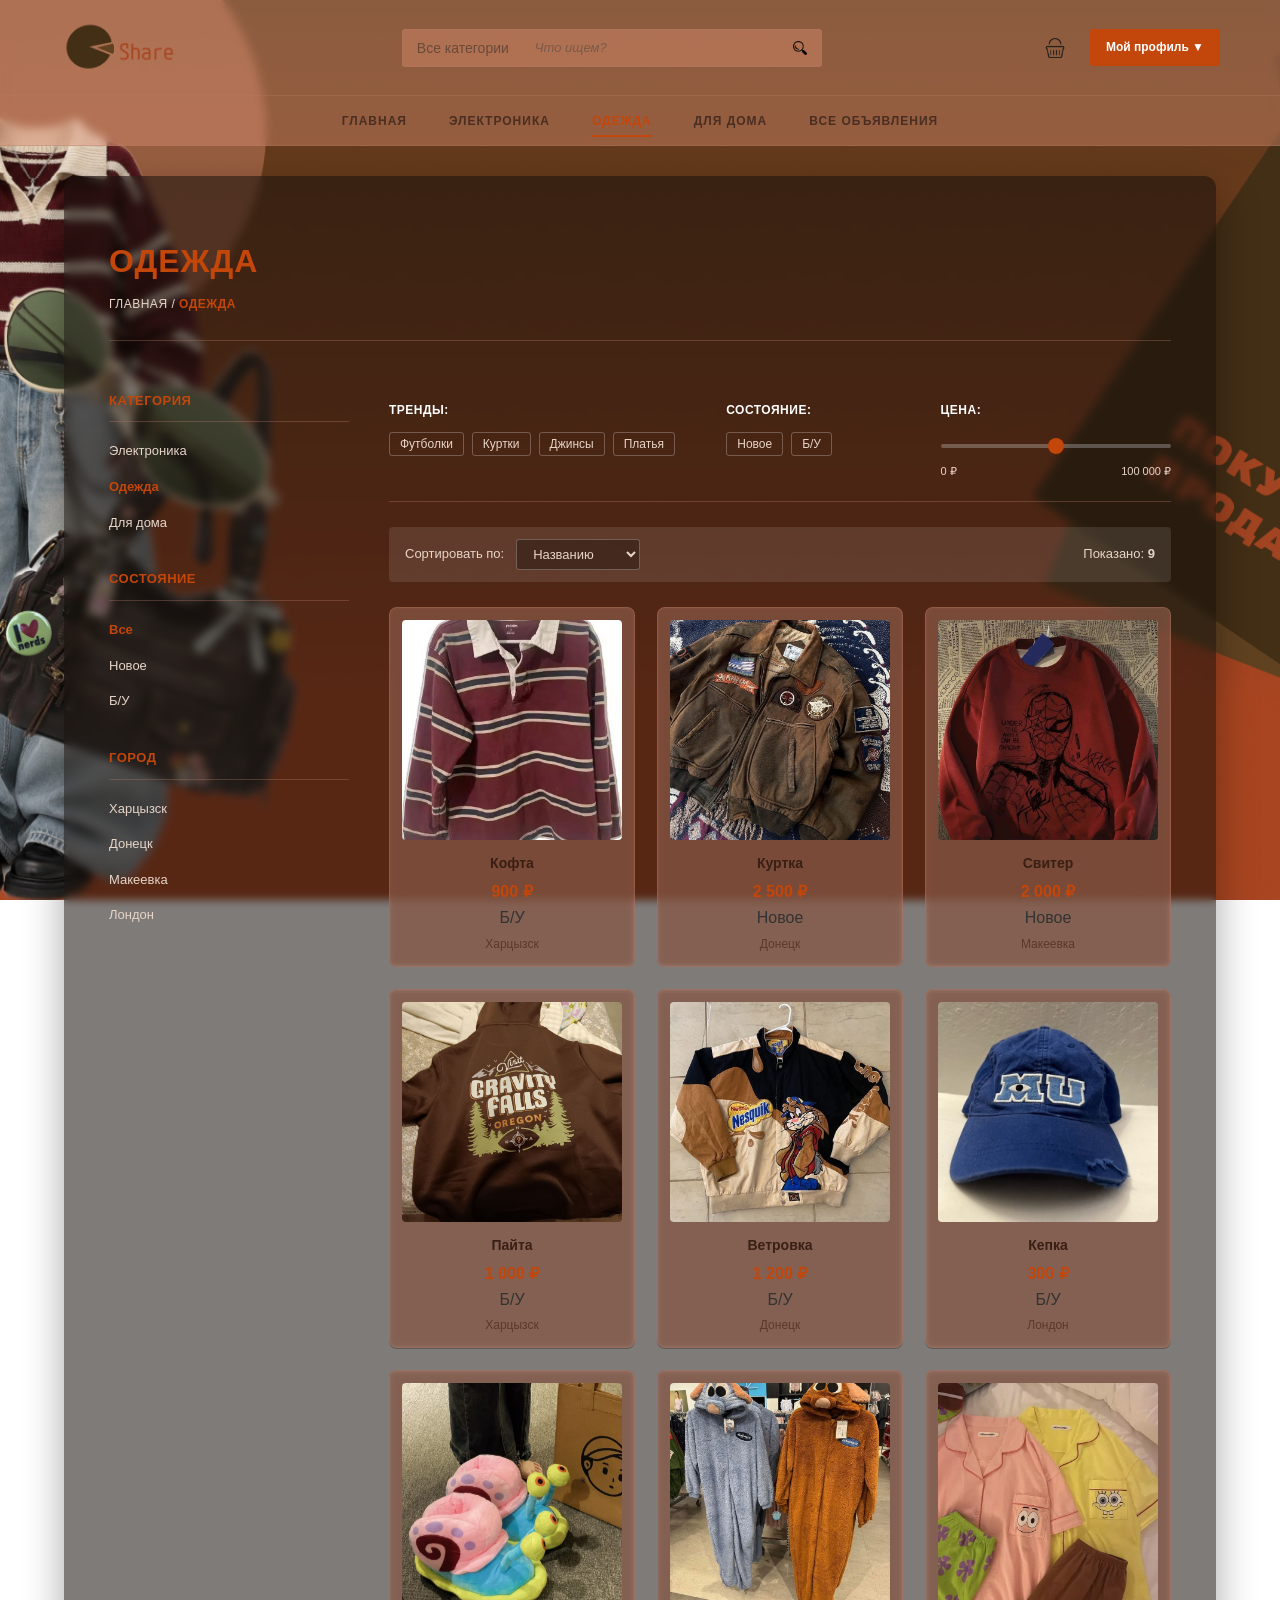
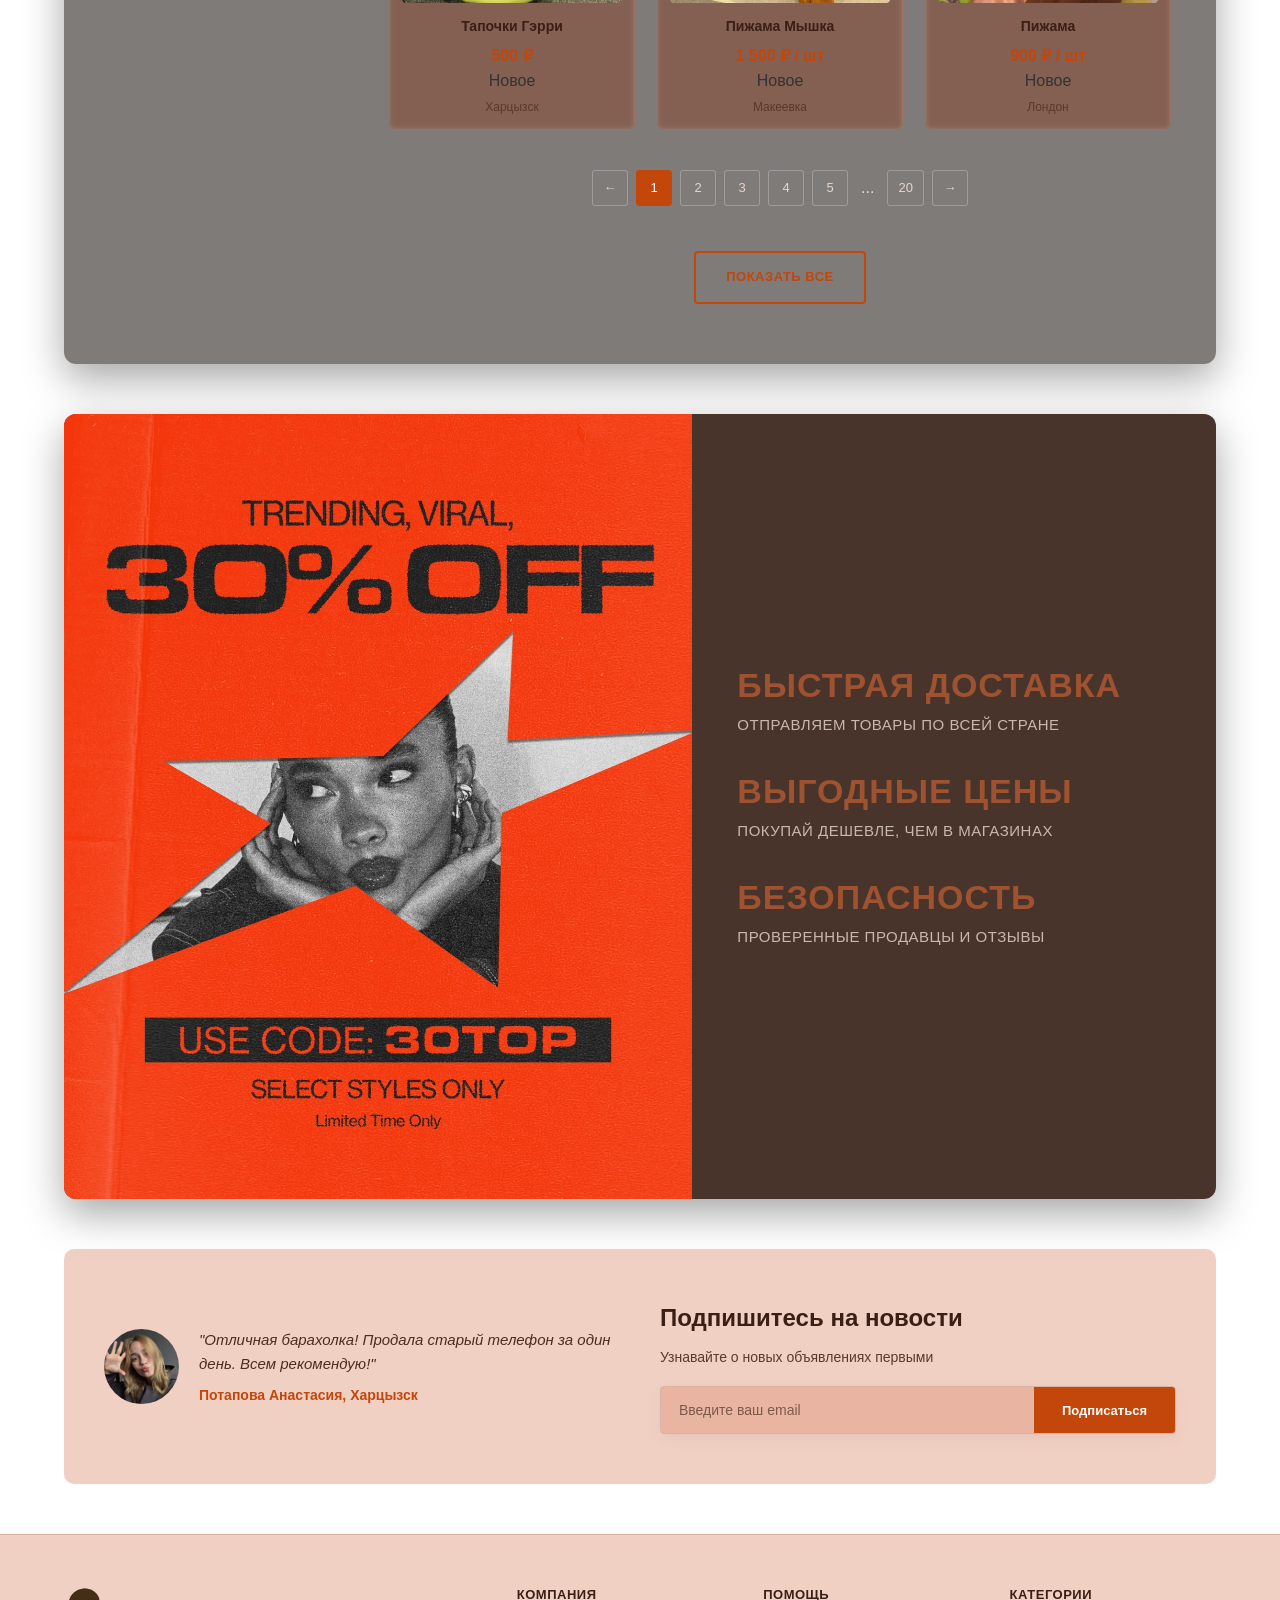
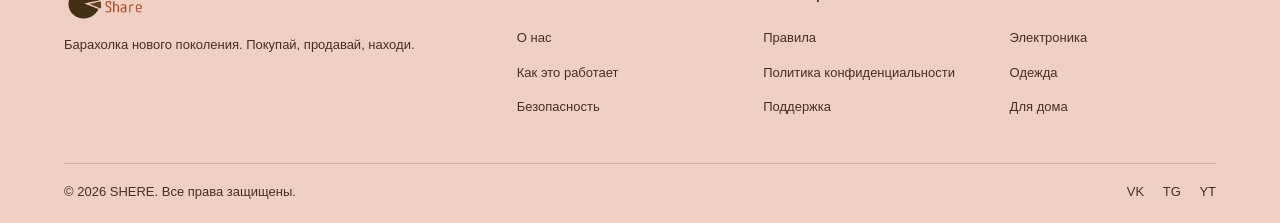
<file: category-clothes.html>
<!DOCTYPE html>
<html lang="ru">
<head>
  <meta charset="UTF-8">
  <meta name="viewport" content="width=device-width, initial-scale=1.0">
  <title>Одежда — SHERE</title>
  <link rel="stylesheet" href="css/style.css">
</head>
<body class="page-category page-clothes">

<header class="main-header">
  <div class="top-bar">
    <div class="logo">
      <a href="index.html">
        <img src="images/logo.png" alt="SHERE - Интернет-барахолка">
      </a>
    </div>

    <form class="search-form" action="#" method="GET">
      <button type="button" class="search-category-btn">Все категории</button>
      <input type="search" name="q" placeholder="Что ищем?" required>
      <button type="submit" aria-label="Найти">
        <img src="images/lup.png" alt="Найти">
      </button>
    </form>

    <div class="user-actions">
      <a href="cart.html" class="icon-favorites" title="Корзина">
        <img src="images/car.png" alt="Корзина">
        <span class="cart-count" id="cart-count">0</span>
      </a>
      <a href="login.html" class="btn-account">Мой профиль ▼</a>
    </div>
  </div>

  <nav class="main-nav">
    <ul>
      <li><a href="index.html">ГЛАВНАЯ</a></li>
      <li><a href="category.html">ЭЛЕКТРОНИКА</a></li>
      <li><a href="category-clothes.html" class="active">ОДЕЖДА</a></li>
      <li><a href="category-home.html">ДЛЯ ДОМА</a></li>
      <li><a href="category-all.html">ВСЕ ОБЪЯВЛЕНИЯ</a></li>
    </ul>
  </nav>
</header>

<main>

  <div class="catalog-container">

    <section class="page-header">
      <h1 class="page-title">ОДЕЖДА</h1>
      <p class="breadcrumbs">
        <a href="index.html">ГЛАВНАЯ</a> /
        <span>ОДЕЖДА</span>
      </p>
    </section>

    <div class="catalog-wrapper">

      <aside class="sidebar">

        <div class="filter-block">
          <h3 class="filter-title">КАТЕГОРИЯ</h3>
          <ul class="filter-list">
            <li><a href="category.html">Электроника</a></li>
            <li><a href="category-clothes.html" class="active">Одежда</a></li>
            <li><a href="category-home.html">Для дома</a></li>
          </ul>
        </div>

        <div class="filter-block">
          <h3 class="filter-title">СОСТОЯНИЕ</h3>
          <ul class="filter-list">
            <li><a href="#" class="active" data-filter="all">Все</a></li>
            <li><a href="#" data-filter="new">Новое</a></li>
            <li><a href="#" data-filter="used">Б/У</a></li>
          </ul>
        </div>

        <div class="filter-block">
          <h3 class="filter-title">ГОРОД</h3>
          <ul class="filter-list">
            <li><a href="#">Харцызск</a></li>
            <li><a href="#">Донецк</a></li>
            <li><a href="#">Макеевка</a></li>
            <li><a href="#">Лондон</a></li>
          </ul>
        </div>

      </aside>

      <section class="catalog-main">

        <div class="catalog-topbar">

          <div class="topbar-group">
            <h4>ТРЕНДЫ:</h4>
            <ul class="topbar-tags">
              <li><a href="#">Футболки</a></li>
              <li><a href="#">Куртки</a></li>
              <li><a href="#">Джинсы</a></li>
              <li><a href="#">Платья</a></li>
            </ul>
          </div>

          <div class="topbar-group">
            <h4>СОСТОЯНИЕ:</h4>
            <ul class="topbar-sizes">
              <li><a href="#" data-filter="new">Новое</a></li>
              <li><a href="#" data-filter="used">Б/У</a></li>
            </ul>
          </div>

          <div class="topbar-group">
            <h4>ЦЕНА:</h4>
            <input type="range" min="0" max="100000" step="500" value="50000" class="price-range">
            <div class="price-labels">
              <span>0 ₽</span>
              <span>100 000 ₽</span>
            </div>
          </div>

        </div>

        <div class="sort-bar">
          <span>Сортировать по:</span>
          <select class="sort-select">
            <option>Названию</option>
            <option>Цене (возр.)</option>
            <option>Цене (убыв.)</option>
            <option>Дате</option>
          </select>

          <span class="sort-count">Показано: <strong>9</strong></span>
        </div>

        <div class="products-grid catalog-grid">

          <article class="product-card" data-condition="used">
            <a href="product.html?id=k_o" class="product-link">
              <div class="product-image">
                <img src="images/k_o.jpg" alt="Кофта">
              </div>
              <h3 class="product-title">Кофта</h3>
            </a>
            <button class="add-to-cart-btn">В избранное</button>
            <p class="product-price">900 ₽</p>
            <p class="product-condition">Б/У</p>
            <p class="product-location">Харцызск</p>
          </article>

          <article class="product-card" data-condition="new">
            <a href="product.html?id=kurt_n" class="product-link">
              <div class="product-image">
                <img src="images/kurt_n.jpg" alt="Куртка">
              </div>
              <h3 class="product-title">Куртка</h3>
            </a>
            <button class="add-to-cart-btn">В избранное</button>
            <p class="product-price">2 500 ₽</p>
            <p class="product-condition">Новое</p>
            <p class="product-location">Донецк</p>
          </article>

          <article class="product-card" data-condition="new">
            <a href="product.html?id=sw_n" class="product-link">
              <div class="product-image">
                <img src="images/sw_n.jpg" alt="Свитер">
              </div>
              <h3 class="product-title">Свитер</h3>
            </a>
            <button class="add-to-cart-btn">В избранное</button>
            <p class="product-price">2 000 ₽</p>
            <p class="product-condition">Новое</p>
            <p class="product-location">Макеевка</p>
          </article>

          <article class="product-card" data-condition="used">
            <a href="product.html?id=p2_o" class="product-link">
              <div class="product-image">
                <img src="images/p2_o.jpg" alt="Пайта">
              </div>
              <h3 class="product-title">Пайта</h3>
            </a>
            <button class="add-to-cart-btn">В избранное</button>
            <p class="product-price">1 000 ₽</p>
            <p class="product-condition">Б/У</p>
            <p class="product-location">Харцызск</p>
          </article>

          <article class="product-card" data-condition="used">
            <a href="product.html?id=vet_o" class="product-link">
              <div class="product-image">
                <img src="images/vet_o.jpg" alt="Ветровка">
              </div>
              <h3 class="product-title">Ветровка</h3>
            </a>
            <button class="add-to-cart-btn">В избранное</button>
            <p class="product-price">1 200 ₽</p>
            <p class="product-condition">Б/У</p>
            <p class="product-location">Донецк</p>
          </article>

          <article class="product-card" data-condition="used">
            <a href="product.html?id=c_o" class="product-link">
              <div class="product-image">
                <img src="images/c_o.jpg" alt="Кепка">
              </div>
              <h3 class="product-title">Кепка</h3>
            </a>
            <button class="add-to-cart-btn">В избранное</button>
            <p class="product-price">300 ₽</p>
            <p class="product-condition">Б/У</p>
            <p class="product-location">Лондон</p>
          </article>

          <article class="product-card" data-condition="new">
            <a href="product.html?id=tap_n" class="product-link">
              <div class="product-image">
                <img src="images/tap_n.jpg" alt="Тапочки Гэрри">
              </div>
              <h3 class="product-title">Тапочки Гэрри</h3>
            </a>
            <button class="add-to-cart-btn">В избранное</button>
            <p class="product-price">500 ₽</p>
            <p class="product-condition">Новое</p>
            <p class="product-location">Харцызск</p>
          </article>

          <article class="product-card" data-condition="new">
            <a href="product.html?id=mus_n" class="product-link">
              <div class="product-image">
                <img src="images/mus_n.jpg" alt="Пижама Мышка">
              </div>
              <h3 class="product-title">Пижама Мышка</h3>
            </a>
            <button class="add-to-cart-btn">В избранное</button>
            <p class="product-price">1 500 ₽ / шт</p>
            <p class="product-condition">Новое</p>
            <p class="product-location">Макеевка</p>
          </article>

          <article class="product-card" data-condition="new">
            <a href="product.html?id=pj_n" class="product-link">
              <div class="product-image">
                <img src="images/pj_n.jpg" alt="Пижама">
              </div>
              <h3 class="product-title">Пижама</h3>
            </a>
            <button class="add-to-cart-btn">В избранное</button>
            <p class="product-price">900 ₽ / шт</p>
            <p class="product-condition">Новое</p>
            <p class="product-location">Лондон</p>
          </article>

        </div>

        <div class="pagination">
          <a href="#" class="page-link prev">←</a>
          <a href="#" class="page-link active">1</a>
          <a href="#" class="page-link">2</a>
          <a href="#" class="page-link">3</a>
          <a href="#" class="page-link">4</a>
          <a href="#" class="page-link">5</a>
          <span class="page-dots">...</span>
          <a href="#" class="page-link">20</a>
          <a href="#" class="page-link next">→</a>
        </div>

        <div class="center-button">
          <a href="#" class="btn-primary btn-outline">Показать все</a>
        </div>

      </section>

    </div>

  </div>

  <section class="promo-section">

    <div class="promo-image">
      <img src="images/logo_2.jpg" alt="SHERE — скидки и акции">
    </div>

    <div class="promo-features">

      <div class="feature-item">
        <h4>Быстрая доставка</h4>
        <p>Отправляем товары по всей стране</p>
      </div>

      <div class="feature-item">
        <h4>Выгодные цены</h4>
        <p>Покупай дешевле, чем в магазинах</p>
      </div>

      <div class="feature-item">
        <h4>Безопасность</h4>
        <p>Проверенные продавцы и отзывы</p>
      </div>

    </div>

  </section>

  <section class="subscribe-section">
    <div class="testimonial">
      <img src="images/me.jpg" alt="Пользователь">
      <div>
        <p class="testimonial-text">"Отличная барахолка! Продала старый телефон за один день. Всем рекомендую!"</p>
        <p class="testimonial-author">Потапова Анастасия, Харцызск</p>
      </div>
    </div>
    <div class="subscribe-form">
      <h3>Подпишитесь на новости</h3>
      <p>Узнавайте о новых объявлениях первыми</p>
      <form action="#" method="POST">
        <input type="email" placeholder="Введите ваш email" required>
        <button type="submit">Подписаться</button>
      </form>
    </div>
  </section>

</main>

<footer class="main-footer">
  <div class="footer-content">
    <div class="footer-brand">
      <div class="logo">
        <img src="images/logo.png" alt="SHERE - Интернет-барахолка">
      </div>
      <p>Барахолка нового поколения. Покупай, продавай, находи.</p>
    </div>
    <div class="footer-links">
      <h4>КОМПАНИЯ</h4>
      <ul>
        <li><a href="#">О нас</a></li>
        <li><a href="#">Как это работает</a></li>
        <li><a href="#">Безопасность</a></li>
      </ul>
    </div>
    <div class="footer-links">
      <h4>ПОМОЩЬ</h4>
      <ul>
        <li><a href="#">Правила</a></li>
        <li><a href="#">Политика конфиденциальности</a></li>
        <li><a href="#">Поддержка</a></li>
      </ul>
    </div>
    <div class="footer-links">
      <h4>КАТЕГОРИИ</h4>
      <ul>
        <li><a href="category.html">Электроника</a></li>
        <li><a href="category-clothes.html">Одежда</a></li>
        <li><a href="category-home.html">Для дома</a></li>
      </ul>
    </div>
  </div>
  <div class="footer-bottom">
    <p>© 2026 SHERE. Все права защищены.</p>
    <div class="social-icons">
      <a href="#">VK</a>
      <a href="#">TG</a>
      <a href="#">YT</a>
    </div>
  </div>
</footer>

<script>
  document.addEventListener('DOMContentLoaded', function () {
    const filterLinks = document.querySelectorAll('[data-filter]');
    const productCards = document.querySelectorAll('.catalog-grid .product-card');

    filterLinks.forEach(function (link) {
      link.addEventListener('click', function (e) {
        e.preventDefault();

        const filter = this.getAttribute('data-filter');

        filterLinks.forEach(function (l) {
          l.classList.remove('active');
        });
        this.classList.add('active');

        productCards.forEach(function (card) {
          const condition = card.getAttribute('data-condition');

          if (filter === 'all' || condition === filter) {
            card.classList.remove('hidden');
          } else {
            card.classList.add('hidden');
          }
        });
      });
    });
  });
</script>
<script>
  document.addEventListener('DOMContentLoaded', function () {

    document.querySelectorAll('.add-to-cart-btn').forEach(function (btn) {
      btn.addEventListener('click', function (e) {
        e.preventDefault();

        const card = btn.closest('.product-card');
        if (!card) return;

        const image    = card.querySelector('.product-image img')?.getAttribute('src') || '';
        const title    = card.querySelector('.product-title')?.textContent.trim() || 'Товар';
        const priceStr = card.querySelector('.product-price')?.textContent.trim() || '0';
        const condition = card.querySelector('.product-condition')?.textContent.trim() || '';
        const location = card.querySelector('.product-location')?.textContent.trim() || '';

        const price = parseFloat(priceStr.replace(/[^\d]/g, '')) || 0;

        const cart = JSON.parse(localStorage.getItem('shere_cart') || '[]');

        const existing = cart.find(item => item.title === title && item.image === image);

        if (existing) {
          existing.qty += 1;
        } else {
          cart.push({
            title: title,
            price: price,
            condition: condition,
            location: location,
            image: image,
            qty: 1
          });
        }

        localStorage.setItem('shere_cart', JSON.stringify(cart));

        updateCartCount();

        btn.textContent = 'Добавлено';
        btn.style.background = '#2ecc71';
        setTimeout(() => {
          btn.textContent = 'В избранное';
          btn.style.background = '';
        }, 1200);
      });
    });

    function updateCartCount() {
      const cart = JSON.parse(localStorage.getItem('shere_cart') || '[]');
      const totalQty = cart.reduce((s, i) => s + i.qty, 0);
      const countEl = document.getElementById('cart-count');
      if (countEl) {
        countEl.textContent = totalQty;
        countEl.style.display = totalQty > 0 ? 'flex' : 'none';
      }
    }

    updateCartCount();
  });
</script>
</body>
</html>
</file>
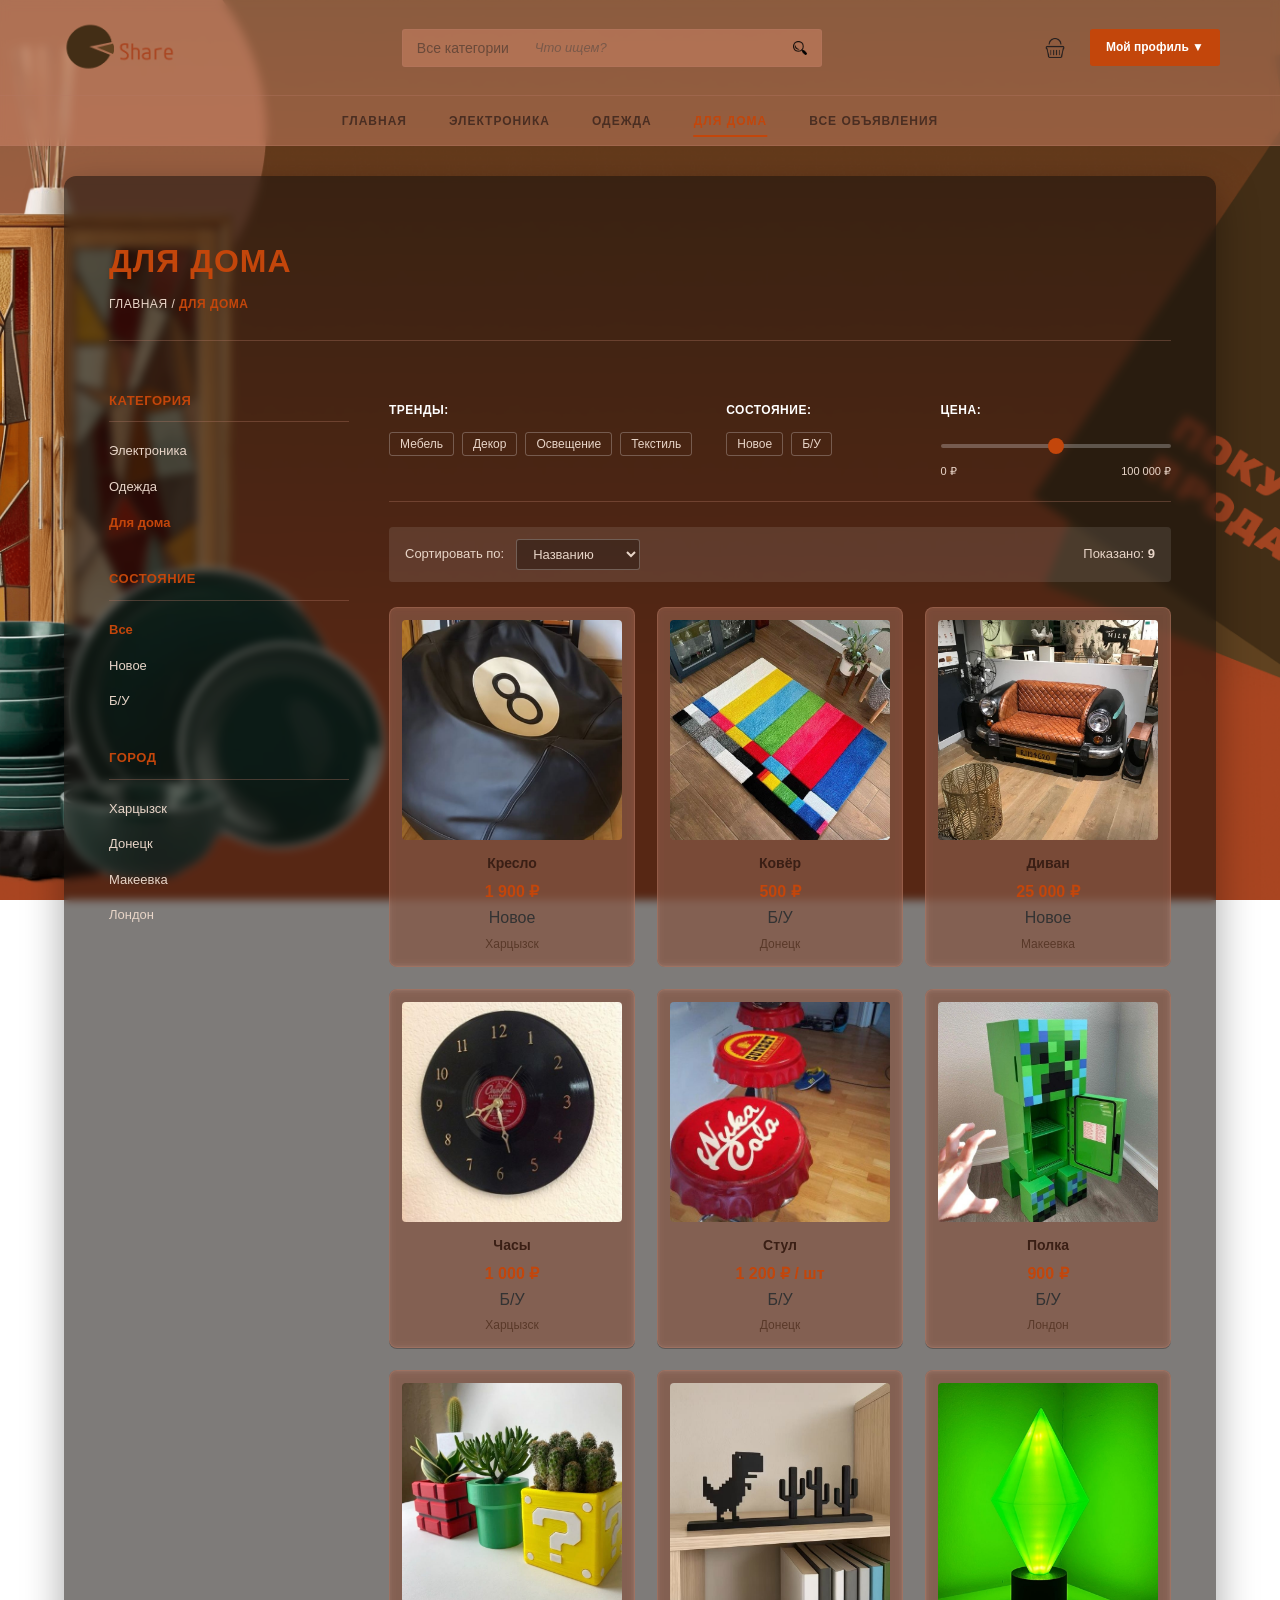
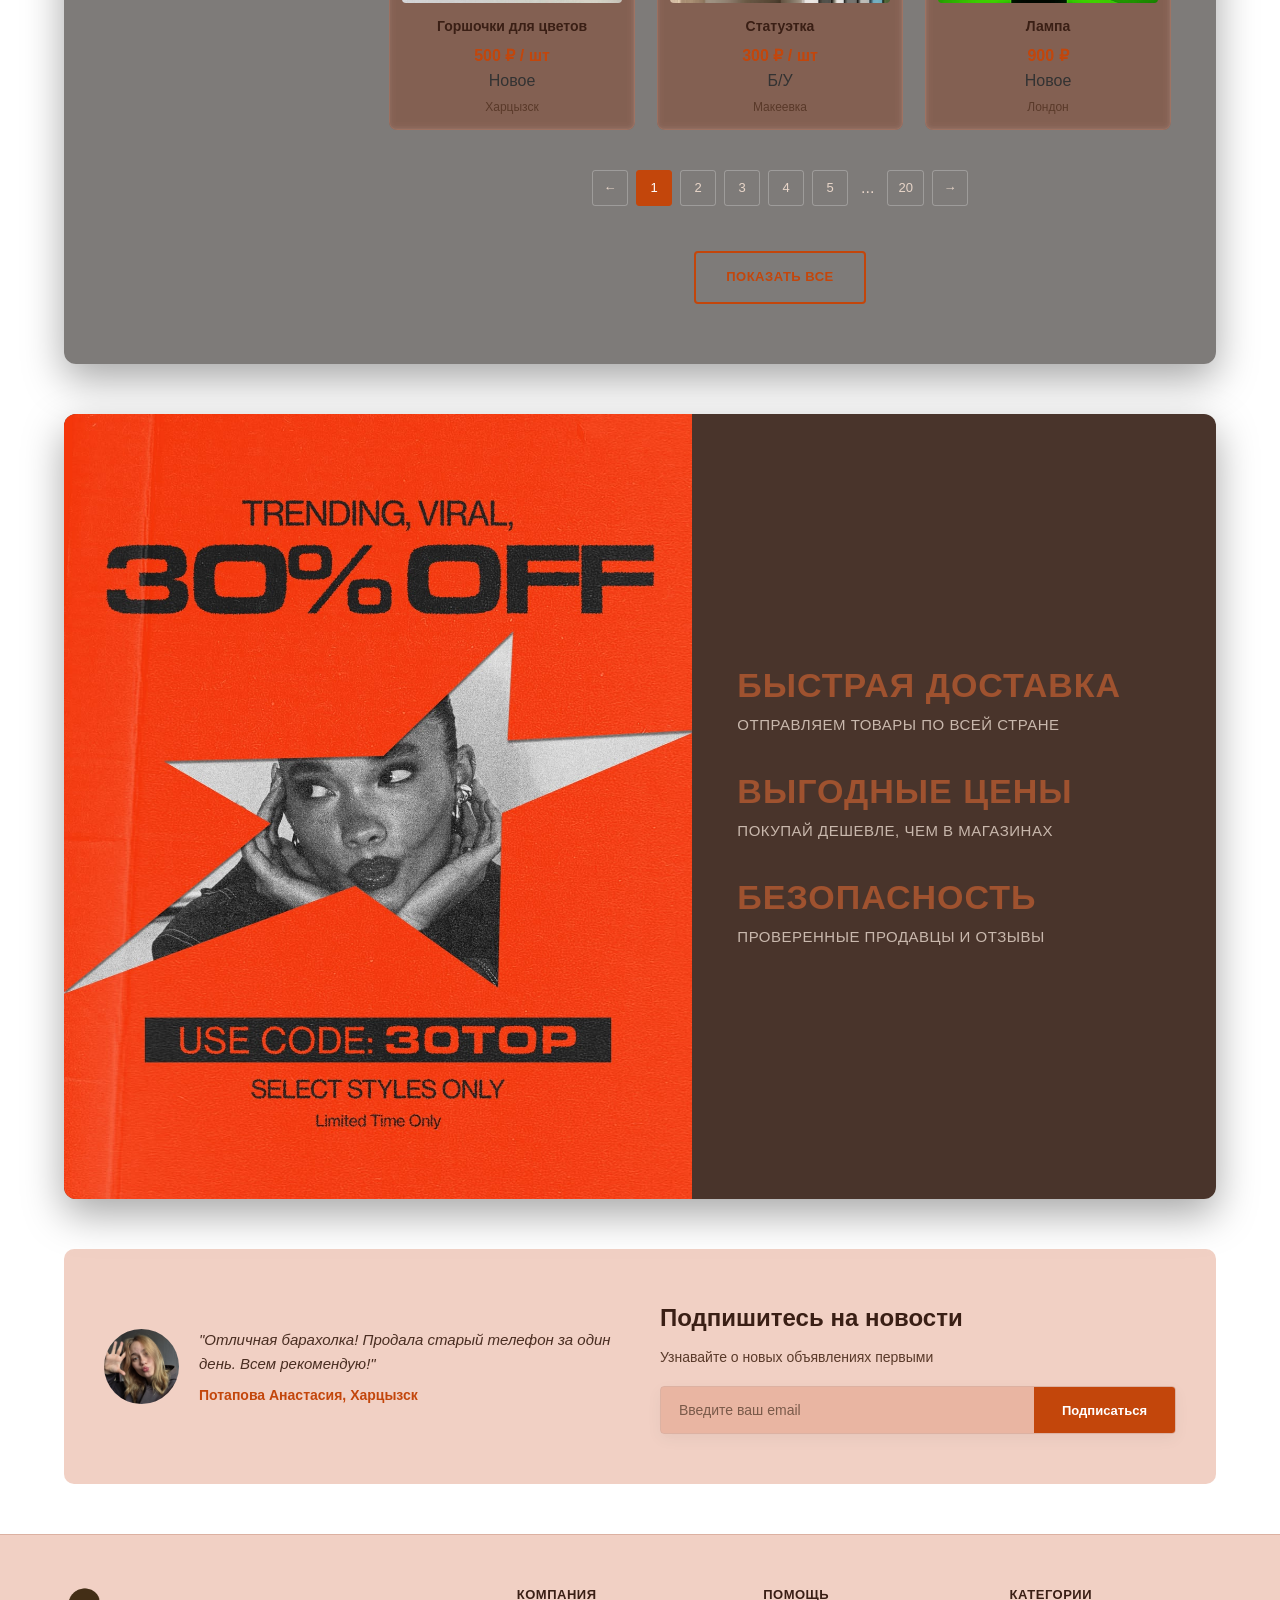
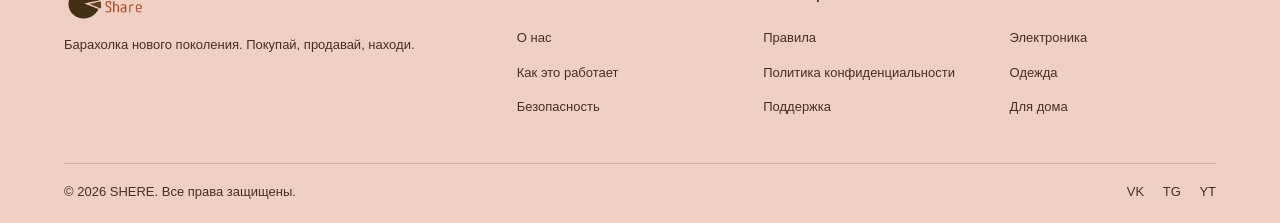
<file: category-home.html>
<!DOCTYPE html>
<html lang="ru">
<head>
    <meta charset="UTF-8">
    <meta name="viewport" content="width=device-width, initial-scale=1.0">
    <title>Для дома — SHERE</title>
    <link rel="stylesheet" href="css/style.css">
</head>
<body class="page-category page-home">

<header class="main-header">
    <div class="top-bar">
        <div class="logo">
            <a href="index.html">
                <img src="images/logo.png" alt="SHERE - Интернет-барахолка">
            </a>
        </div>

        <form class="search-form" action="#" method="GET">
            <button type="button" class="search-category-btn">Все категории</button>
            <input type="search" name="q" placeholder="Что ищем?" required>
            <button type="submit" aria-label="Найти">
                <img src="images/lup.png" alt="Найти">
            </button>
        </form>

        <div class="user-actions">
            <a href="cart.html" class="icon-favorites" title="Корзина">
                <img src="images/car.png" alt="Корзина">
                <span class="cart-count" id="cart-count">0</span>
            </a>
            <a href="login.html" class="btn-account">Мой профиль ▼</a>
        </div>
    </div>

    <nav class="main-nav">
        <ul>
            <li><a href="index.html">ГЛАВНАЯ</a></li>
            <li><a href="category.html">ЭЛЕКТРОНИКА</a></li>
            <li><a href="category-clothes.html">ОДЕЖДА</a></li>
            <li><a href="category-home.html" class="active">ДЛЯ ДОМА</a></li>
            <li><a href="category-all.html">ВСЕ ОБЪЯВЛЕНИЯ</a></li>
        </ul>
    </nav>
</header>

<main>

    <div class="catalog-container">

        <section class="page-header">
            <h1 class="page-title">ДЛЯ ДОМА</h1>
            <p class="breadcrumbs">
                <a href="index.html">ГЛАВНАЯ</a> /
                <span>ДЛЯ ДОМА</span>
            </p>
        </section>

        <div class="catalog-wrapper">

            <aside class="sidebar">

                <div class="filter-block">
                    <h3 class="filter-title">КАТЕГОРИЯ</h3>
                    <ul class="filter-list">
                        <li><a href="category.html">Электроника</a></li>
                        <li><a href="category-clothes.html">Одежда</a></li>
                        <li><a href="category-home.html" class="active">Для дома</a></li>
                    </ul>
                </div>

                <div class="filter-block">
                    <h3 class="filter-title">СОСТОЯНИЕ</h3>
                    <ul class="filter-list">
                        <li><a href="#" class="active" data-filter="all">Все</a></li>
                        <li><a href="#" data-filter="new">Новое</a></li>
                        <li><a href="#" data-filter="used">Б/У</a></li>
                    </ul>
                </div>

                <div class="filter-block">
                    <h3 class="filter-title">ГОРОД</h3>
                    <ul class="filter-list">
                        <li><a href="#">Харцызск</a></li>
                        <li><a href="#">Донецк</a></li>
                        <li><a href="#">Макеевка</a></li>
                        <li><a href="#">Лондон</a></li>
                    </ul>
                </div>

            </aside>

            <section class="catalog-main">

                <div class="catalog-topbar">

                    <div class="topbar-group">
                        <h4>ТРЕНДЫ:</h4>
                        <ul class="topbar-tags">
                            <li><a href="#">Мебель</a></li>
                            <li><a href="#">Декор</a></li>
                            <li><a href="#">Освещение</a></li>
                            <li><a href="#">Текстиль</a></li>
                        </ul>
                    </div>

                    <div class="topbar-group">
                        <h4>СОСТОЯНИЕ:</h4>
                        <ul class="topbar-sizes">
                            <li><a href="#" data-filter="new">Новое</a></li>
                            <li><a href="#" data-filter="used">Б/У</a></li>
                        </ul>
                    </div>

                    <div class="topbar-group">
                        <h4>ЦЕНА:</h4>
                        <input type="range" min="0" max="100000" step="500" value="50000" class="price-range">
                        <div class="price-labels">
                            <span>0 ₽</span>
                            <span>100 000 ₽</span>
                        </div>
                    </div>

                </div>

                <div class="sort-bar">
                    <span>Сортировать по:</span>
                    <select class="sort-select">
                        <option>Названию</option>
                        <option>Цене (возр.)</option>
                        <option>Цене (убыв.)</option>
                        <option>Дате</option>
                    </select>

                    <span class="sort-count">Показано: <strong>9</strong></span>
                </div>

                <div class="products-grid catalog-grid">

                    <article class="product-card" data-condition="new">
                        <a href="product.html?id=kreslo_n" class="product-link">
                            <div class="product-image">
                                <img src="images/kreslo_n.jpg" alt="Кресло">
                            </div>
                            <h3 class="product-title">Кресло</h3>
                        </a>
                        <button class="add-to-cart-btn">В избранное</button>
                        <p class="product-price">1 900 ₽</p>
                        <p class="product-condition">Новое</p>
                        <p class="product-location">Харцызск</p>
                    </article>

                    <article class="product-card" data-condition="used">
                        <a href="product.html?id=kover_o" class="product-link">
                            <div class="product-image">
                                <img src="images/kover_o.jpg" alt="Ковёр">
                            </div>
                            <h3 class="product-title">Ковёр</h3>
                        </a>
                        <button class="add-to-cart-btn">В избранное</button>
                        <p class="product-price">500 ₽</p>
                        <p class="product-condition">Б/У</p>
                        <p class="product-location">Донецк</p>
                    </article>

                    <article class="product-card" data-condition="new">
                        <a href="product.html?id=diw_n" class="product-link">
                            <div class="product-image">
                                <img src="images/diw_n.jpg" alt="Диван">
                            </div>
                            <h3 class="product-title">Диван</h3>
                        </a>
                        <button class="add-to-cart-btn">В избранное</button>
                        <p class="product-price">25 000 ₽</p>
                        <p class="product-condition">Новое</p>
                        <p class="product-location">Макеевка</p>
                    </article>

                    <article class="product-card" data-condition="used">
                        <a href="product.html?id=hour_o" class="product-link">
                            <div class="product-image">
                                <img src="images/hour_o.jpg" alt="Часы">
                            </div>
                            <h3 class="product-title">Часы</h3>
                        </a>
                        <button class="add-to-cart-btn">В избранное</button>
                        <p class="product-price">1 000 ₽</p>
                        <p class="product-condition">Б/У</p>
                        <p class="product-location">Харцызск</p>
                    </article>

                    <article class="product-card" data-condition="used">
                        <a href="product.html?id=stul_o" class="product-link">
                            <div class="product-image">
                                <img src="images/stul_o.jpg" alt="Стул">
                            </div>
                            <h3 class="product-title">Стул</h3>
                        </a>
                        <button class="add-to-cart-btn">В избранное</button>
                        <p class="product-price">1 200 ₽ / шт</p>
                        <p class="product-condition">Б/У</p>
                        <p class="product-location">Донецк</p>
                    </article>

                    <article class="product-card" data-condition="used">
                        <a href="product.html?id=polca_o" class="product-link">
                            <div class="product-image">
                                <img src="images/polca_o.jpg" alt="Полка">
                            </div>
                            <h3 class="product-title">Полка</h3>
                        </a>
                        <button class="add-to-cart-btn">В избранное</button>
                        <p class="product-price">900 ₽</p>
                        <p class="product-condition">Б/У</p>
                        <p class="product-location">Лондон</p>
                    </article>

                    <article class="product-card" data-condition="new">
                        <a href="product.html?id=tap2_n" class="product-link">
                            <div class="product-image">
                                <img src="images/tap2_n.jpg" alt="Горшочки для цветов">
                            </div>
                            <h3 class="product-title">Горшочки для цветов</h3>
                        </a>
                        <button class="add-to-cart-btn">В избранное</button>
                        <p class="product-price">500 ₽ / шт</p>
                        <p class="product-condition">Новое</p>
                        <p class="product-location">Харцызск</p>
                    </article>

                    <article class="product-card" data-condition="used">
                        <a href="product.html?id=stt_o" class="product-link">
                            <div class="product-image">
                                <img src="images/stt_o.jpg" alt="Статуэтка">
                            </div>
                            <h3 class="product-title">Статуэтка</h3>
                        </a>
                        <button class="add-to-cart-btn">В избранное</button>
                        <p class="product-price">300 ₽ / шт</p>
                        <p class="product-condition">Б/У</p>
                        <p class="product-location">Макеевка</p>
                    </article>

                    <article class="product-card" data-condition="new">
                        <a href="product.html?id=lampa_n" class="product-link">
                            <div class="product-image">
                                <img src="images/lampa_n.jpg" alt="Лампа">
                            </div>
                            <h3 class="product-title">Лампа</h3>
                        </a>
                        <button class="add-to-cart-btn">В избранное</button>
                        <p class="product-price">900 ₽</p>
                        <p class="product-condition">Новое</p>
                        <p class="product-location">Лондон</p>
                    </article>

                </div>

                <div class="pagination">
                    <a href="#" class="page-link prev">←</a>
                    <a href="#" class="page-link active">1</a>
                    <a href="#" class="page-link">2</a>
                    <a href="#" class="page-link">3</a>
                    <a href="#" class="page-link">4</a>
                    <a href="#" class="page-link">5</a>
                    <span class="page-dots">...</span>
                    <a href="#" class="page-link">20</a>
                    <a href="#" class="page-link next">→</a>
                </div>

                <div class="center-button">
                    <a href="#" class="btn-primary btn-outline">Показать все</a>
                </div>

            </section>

        </div>

    </div>

    <section class="promo-section">

        <div class="promo-image">
            <img src="images/logo_2.jpg" alt="SHERE — скидки и акции">
        </div>

        <div class="promo-features">

            <div class="feature-item">
                <h4>Быстрая доставка</h4>
                <p>Отправляем товары по всей стране</p>
            </div>

            <div class="feature-item">
                <h4>Выгодные цены</h4>
                <p>Покупай дешевле, чем в магазинах</p>
            </div>

            <div class="feature-item">
                <h4>Безопасность</h4>
                <p>Проверенные продавцы и отзывы</p>
            </div>

        </div>

    </section>

    <section class="subscribe-section">
        <div class="testimonial">
            <img src="images/me.jpg" alt="Пользователь">
            <div>
                <p class="testimonial-text">"Отличная барахолка! Продала старый телефон за один день. Всем рекомендую!"</p>
                <p class="testimonial-author">Потапова Анастасия, Харцызск</p>
            </div>
        </div>
        <div class="subscribe-form">
            <h3>Подпишитесь на новости</h3>
            <p>Узнавайте о новых объявлениях первыми</p>
            <form action="#" method="POST">
                <input type="email" placeholder="Введите ваш email" required>
                <button type="submit">Подписаться</button>
            </form>
        </div>
    </section>

</main>

<footer class="main-footer">
    <div class="footer-content">
        <div class="footer-brand">
            <div class="logo">
                <img src="images/logo.png" alt="SHERE - Интернет-барахолка">
            </div>
            <p>Барахолка нового поколения. Покупай, продавай, находи.</p>
        </div>
        <div class="footer-links">
            <h4>КОМПАНИЯ</h4>
            <ul>
                <li><a href="#">О нас</a></li>
                <li><a href="#">Как это работает</a></li>
                <li><a href="#">Безопасность</a></li>
            </ul>
        </div>
        <div class="footer-links">
            <h4>ПОМОЩЬ</h4>
            <ul>
                <li><a href="#">Правила</a></li>
                <li><a href="#">Политика конфиденциальности</a></li>
                <li><a href="#">Поддержка</a></li>
            </ul>
        </div>
        <div class="footer-links">
            <h4>КАТЕГОРИИ</h4>
            <ul>
                <li><a href="category.html">Электроника</a></li>
                <li><a href="category-clothes.html">Одежда</a></li>
                <li><a href="category-home.html">Для дома</a></li>
            </ul>
        </div>
    </div>
    <div class="footer-bottom">
        <p>© 2026 SHERE. Все права защищены.</p>
        <div class="social-icons">
            <a href="#">VK</a>
            <a href="#">TG</a>
            <a href="#">YT</a>
        </div>
    </div>
</footer>

<script>
    document.addEventListener('DOMContentLoaded', function () {
        const filterLinks = document.querySelectorAll('[data-filter]');
        const productCards = document.querySelectorAll('.catalog-grid .product-card');

        filterLinks.forEach(function (link) {
            link.addEventListener('click', function (e) {
                e.preventDefault();

                const filter = this.getAttribute('data-filter');

                filterLinks.forEach(function (l) {
                    l.classList.remove('active');
                });
                this.classList.add('active');

                productCards.forEach(function (card) {
                    const condition = card.getAttribute('data-condition');

                    if (filter === 'all' || condition === filter) {
                        card.classList.remove('hidden');
                    } else {
                        card.classList.add('hidden');
                    }
                });
            });
        });
    });
</script>
<script>
    document.addEventListener('DOMContentLoaded', function () {

        document.querySelectorAll('.add-to-cart-btn').forEach(function (btn) {
            btn.addEventListener('click', function (e) {
                e.preventDefault();

                const card = btn.closest('.product-card');
                if (!card) return;

                const image    = card.querySelector('.product-image img')?.getAttribute('src') || '';
                const title    = card.querySelector('.product-title')?.textContent.trim() || 'Товар';
                const priceStr = card.querySelector('.product-price')?.textContent.trim() || '0';
                const condition = card.querySelector('.product-condition')?.textContent.trim() || '';
                const location = card.querySelector('.product-location')?.textContent.trim() || '';

                const price = parseFloat(priceStr.replace(/[^\d]/g, '')) || 0;

                const cart = JSON.parse(localStorage.getItem('shere_cart') || '[]');

                const existing = cart.find(item => item.title === title && item.image === image);

                if (existing) {
                    existing.qty += 1;
                } else {
                    cart.push({
                        title: title,
                        price: price,
                        condition: condition,
                        location: location,
                        image: image,
                        qty: 1
                    });
                }

                localStorage.setItem('shere_cart', JSON.stringify(cart));

                updateCartCount();

                btn.textContent = 'Добавлено';
                btn.style.background = '#2ecc71';
                setTimeout(() => {
                    btn.textContent = 'В избранное';
                    btn.style.background = '';
                }, 1200);
            });
        });

        function updateCartCount() {
            const cart = JSON.parse(localStorage.getItem('shere_cart') || '[]');
            const totalQty = cart.reduce((s, i) => s + i.qty, 0);
            const countEl = document.getElementById('cart-count');
            if (countEl) {
                countEl.textContent = totalQty;
                countEl.style.display = totalQty > 0 ? 'flex' : 'none';
            }
        }

        updateCartCount();
    });
</script>
</body>
</html>
</file>
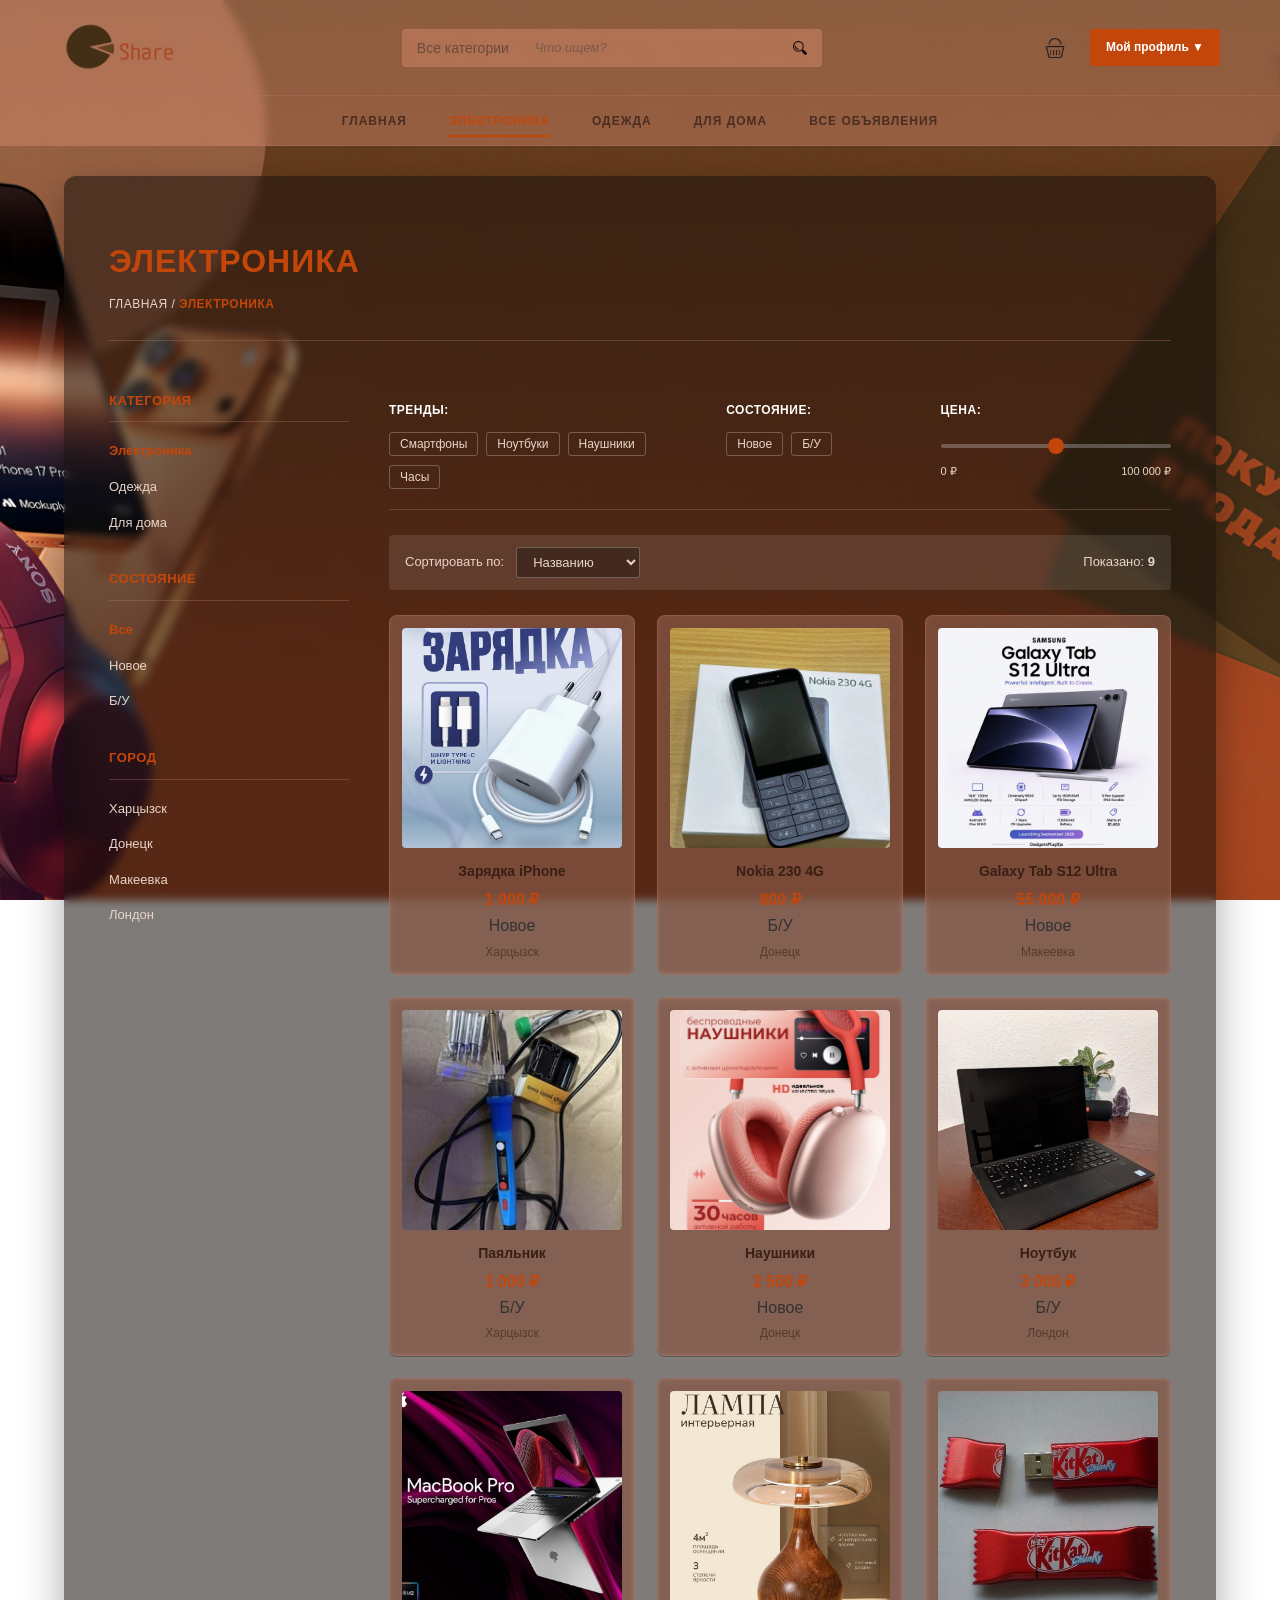
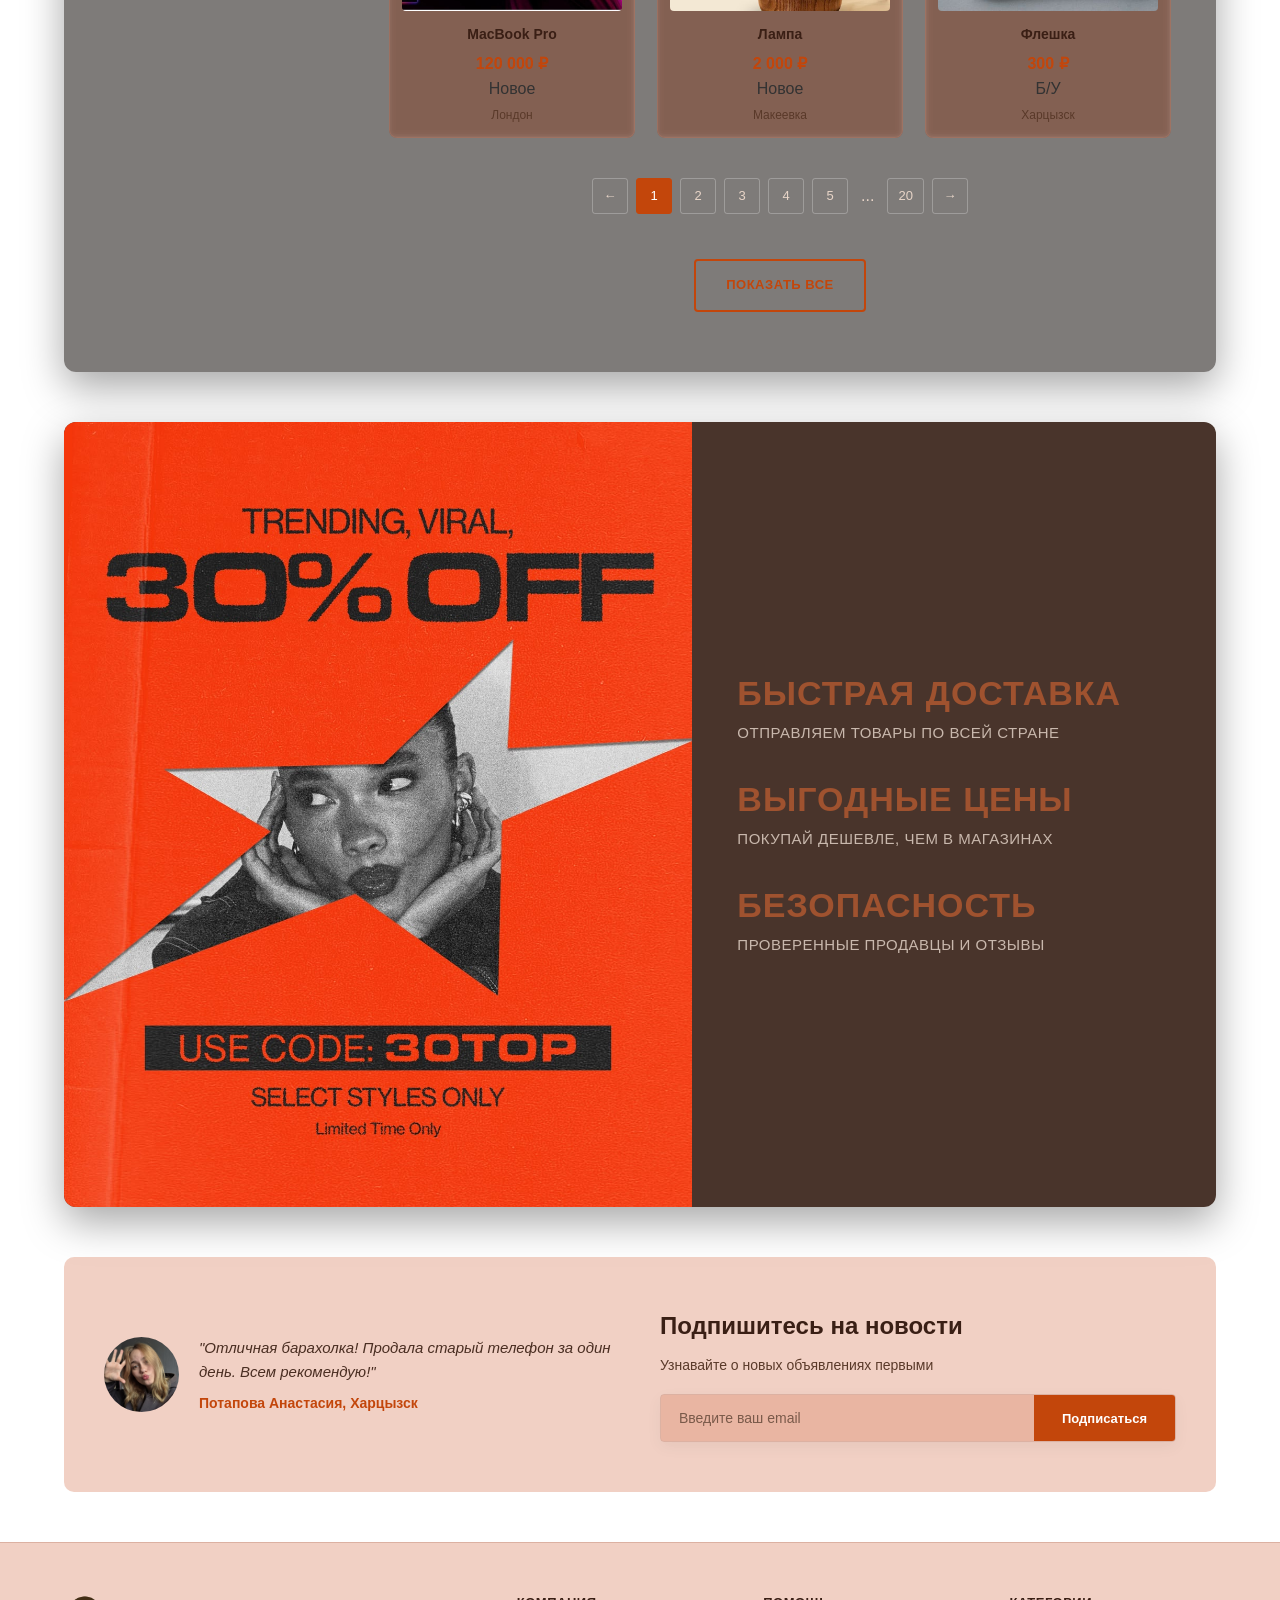
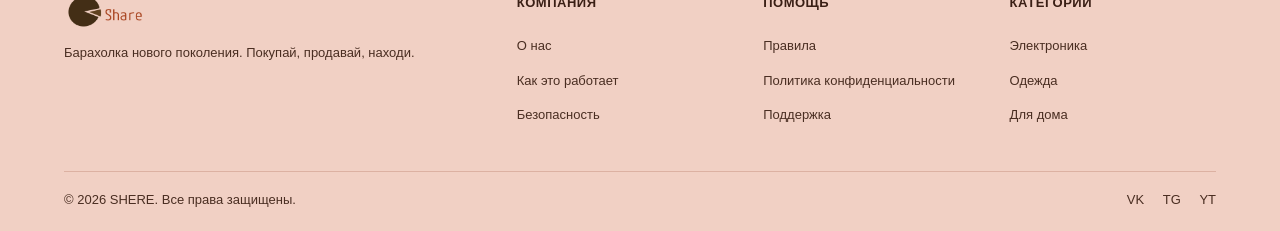
<file: category.html>
<!DOCTYPE html>
<html lang="ru">
<head>
    <meta charset="UTF-8">
    <meta name="viewport" content="width=device-width, initial-scale=1.0">
    <title>Электроника — SHERE</title>
    <link rel="stylesheet" href="css/style.css">
</head>
<body class="page-category">

<header class="main-header">
    <div class="top-bar">
        <div class="logo">
            <a href="index.html">
                <img src="images/logo.png" alt="SHERE - Интернет-барахолка">
            </a>
        </div>

        <form class="search-form" action="#" method="GET">
            <button type="button" class="search-category-btn">Все категории</button>
            <input type="search" name="q" placeholder="Что ищем?" required>
            <button type="submit" aria-label="Найти">
                <img src="images/lup.png" alt="Найти">
            </button>
        </form>

        <div class="user-actions">
            <a href="cart.html" class="icon-favorites" title="Корзина">
                <img src="images/car.png" alt="Корзина">
                <span class="cart-count" id="cart-count">0</span>
            </a>
            <a href="login.html" class="btn-account">Мой профиль ▼</a>
        </div>
    </div>

    <nav class="main-nav">
        <ul>
            <li><a href="index.html">ГЛАВНАЯ</a></li>
            <li><a href="category.html" class="active">ЭЛЕКТРОНИКА</a></li>
            <li><a href="category-clothes.html">ОДЕЖДА</a></li>
            <li><a href="category-home.html">ДЛЯ ДОМА</a></li>
            <li><a href="category-all.html">ВСЕ ОБЪЯВЛЕНИЯ</a></li>
        </ul>
    </nav>
</header>

<main>

    <div class="catalog-container">

        <section class="page-header">
            <h1 class="page-title">ЭЛЕКТРОНИКА</h1>
            <p class="breadcrumbs">
                <a href="index.html">ГЛАВНАЯ</a> /
                <span>ЭЛЕКТРОНИКА</span>
            </p>
        </section>

        <div class="catalog-wrapper">

            <aside class="sidebar">

                <div class="filter-block">
                    <h3 class="filter-title">КАТЕГОРИЯ</h3>
                    <ul class="filter-list">
                        <li><a href="category.html" class="active">Электроника</a></li>
                        <li><a href="category-clothes.html">Одежда</a></li>
                        <li><a href="category-home.html">Для дома</a></li>
                    </ul>
                </div>

                <div class="filter-block">
                    <h3 class="filter-title">СОСТОЯНИЕ</h3>
                    <ul class="filter-list">
                        <li><a href="#" class="active" data-filter="all">Все</a></li>
                        <li><a href="#" data-filter="new">Новое</a></li>
                        <li><a href="#" data-filter="used">Б/У</a></li>
                    </ul>
                </div>

                <div class="filter-block">
                    <h3 class="filter-title">ГОРОД</h3>
                    <ul class="filter-list">
                        <li><a href="#">Харцызск</a></li>
                        <li><a href="#">Донецк</a></li>
                        <li><a href="#">Макеевка</a></li>
                        <li><a href="#">Лондон</a></li>
                    </ul>
                </div>

            </aside>

            <section class="catalog-main">

                <div class="catalog-topbar">

                    <div class="topbar-group">
                        <h4>ТРЕНДЫ:</h4>
                        <ul class="topbar-tags">
                            <li><a href="#">Смартфоны</a></li>
                            <li><a href="#">Ноутбуки</a></li>
                            <li><a href="#">Наушники</a></li>
                            <li><a href="#">Часы</a></li>
                        </ul>
                    </div>

                    <div class="topbar-group">
                        <h4>СОСТОЯНИЕ:</h4>
                        <ul class="topbar-sizes">
                            <li><a href="#" data-filter="new">Новое</a></li>
                            <li><a href="#" data-filter="used">Б/У</a></li>
                        </ul>
                    </div>

                    <div class="topbar-group">
                        <h4>ЦЕНА:</h4>
                        <input type="range" min="0" max="100000" step="500" value="50000" class="price-range">
                        <div class="price-labels">
                            <span>0 ₽</span>
                            <span>100 000 ₽</span>
                        </div>
                    </div>

                </div>

                <div class="sort-bar">
                    <span>Сортировать по:</span>
                    <select class="sort-select">
                        <option>Названию</option>
                        <option>Цене (возр.)</option>
                        <option>Цене (убыв.)</option>
                        <option>Дате</option>
                    </select>

                    <span class="sort-count">Показано: <strong>9</strong></span>
                </div>

                <div class="products-grid catalog-grid">

                    <article class="product-card" data-condition="new">
                        <div class="product-image">
                            <img src="images/z_n.jpg" alt="Зарядка iPhone">
                            <button class="add-to-cart-btn">В избранное</button>
                        </div>
                        <h3 class="product-title">Зарядка iPhone</h3>
                        <p class="product-price">1 000 ₽</p>
                        <p class="product-condition">Новое</p>
                        <p class="product-location">Харцызск</p>
                    </article>

                    <article class="product-card" data-condition="used">
                        <div class="product-image">
                            <img src="images/tel_o.jpg" alt="Nokia 230 4G">
                            <button class="add-to-cart-btn">В избранное</button>
                        </div>
                        <h3 class="product-title">Nokia 230 4G</h3>
                        <p class="product-price">800 ₽</p>
                        <p class="product-condition">Б/У</p>
                        <p class="product-location">Донецк</p>
                    </article>

                    <article class="product-card" data-condition="new">
                        <div class="product-image">
                            <img src="images/tab_n.jpg" alt="Galaxy Tab S12 Ultra">
                            <button class="add-to-cart-btn">В избранное</button>
                        </div>
                        <h3 class="product-title">Galaxy Tab S12 Ultra</h3>
                        <p class="product-price">55 000 ₽</p>
                        <p class="product-condition">Новое</p>
                        <p class="product-location">Макеевка</p>
                    </article>

                    <article class="product-card" data-condition="used">
                        <div class="product-image">
                            <img src="images/p_o.jpg" alt="Паяльник">
                            <button class="add-to-cart-btn">В избранное</button>
                        </div>
                        <h3 class="product-title">Паяльник</h3>
                        <p class="product-price">1 000 ₽</p>
                        <p class="product-condition">Б/У</p>
                        <p class="product-location">Харцызск</p>
                    </article>

                    <article class="product-card" data-condition="new">
                        <div class="product-image">
                            <img src="images/n_n.jpg" alt="Наушники">
                            <button class="add-to-cart-btn">В избранное</button>
                        </div>
                        <h3 class="product-title">Наушники</h3>
                        <p class="product-price">2 500 ₽</p>
                        <p class="product-condition">Новое</p>
                        <p class="product-location">Донецк</p>
                    </article>

                    <article class="product-card" data-condition="used">
                        <div class="product-image">
                            <img src="images/mac_o.jpg" alt="Ноутбук">
                            <button class="add-to-cart-btn">В избранное</button>
                        </div>
                        <h3 class="product-title">Ноутбук</h3>
                        <p class="product-price">3 000 ₽</p>
                        <p class="product-condition">Б/У</p>
                        <p class="product-location">Лондон</p>
                    </article>

                    <article class="product-card" data-condition="new">
                        <div class="product-image">
                            <img src="images/mac_n.jpg" alt="MacBook Pro">
                            <button class="add-to-cart-btn">В избранное</button>
                        </div>
                        <h3 class="product-title">MacBook Pro</h3>
                        <p class="product-price">120 000 ₽</p>
                        <p class="product-condition">Новое</p>
                        <p class="product-location">Лондон</p>
                    </article>

                    <article class="product-card" data-condition="new">
                        <div class="product-image">
                            <img src="images/lamp_n.jpg" alt="Лампа">
                            <button class="add-to-cart-btn">В избранное</button>
                        </div>
                        <h3 class="product-title">Лампа</h3>
                        <p class="product-price">2 000 ₽</p>
                        <p class="product-condition">Новое</p>
                        <p class="product-location">Макеевка</p>
                    </article>

                    <article class="product-card" data-condition="used">
                        <div class="product-image">
                            <img src="images/fl_o.jpg" alt="Флешка">
                            <button class="add-to-cart-btn">В избранное</button>
                        </div>
                        <h3 class="product-title">Флешка</h3>
                        <p class="product-price">300 ₽</p>
                        <p class="product-condition">Б/У</p>
                        <p class="product-location">Харцызск</p>
                    </article>

                </div>

                <div class="pagination">
                    <a href="#" class="page-link prev">←</a>
                    <a href="#" class="page-link active">1</a>
                    <a href="#" class="page-link">2</a>
                    <a href="#" class="page-link">3</a>
                    <a href="#" class="page-link">4</a>
                    <a href="#" class="page-link">5</a>
                    <span class="page-dots">...</span>
                    <a href="#" class="page-link">20</a>
                    <a href="#" class="page-link next">→</a>
                </div>

                <div class="center-button">
                    <a href="#" class="btn-primary btn-outline">Показать все</a>
                </div>

            </section>

        </div>

    </div>

    <section class="promo-section">

        <div class="promo-image">
            <img src="images/logo_2.jpg" alt="SHERE — скидки и акции">
        </div>

        <div class="promo-features">

            <div class="feature-item">
                <h4>Быстрая доставка</h4>
                <p>Отправляем товары по всей стране</p>
            </div>

            <div class="feature-item">
                <h4>Выгодные цены</h4>
                <p>Покупай дешевле, чем в магазинах</p>
            </div>

            <div class="feature-item">
                <h4>Безопасность</h4>
                <p>Проверенные продавцы и отзывы</p>
            </div>

        </div>

    </section>
    <section class="subscribe-section">
        <div class="testimonial">
            <img src="images/me.jpg" alt="Пользователь">
            <div>
                <p class="testimonial-text">"Отличная барахолка! Продала старый телефон за один день. Всем рекомендую!"</p>
                <p class="testimonial-author">Потапова Анастасия, Харцызск</p>
            </div>
        </div>
        <div class="subscribe-form">
            <h3>Подпишитесь на новости</h3>
            <p>Узнавайте о новых объявлениях первыми</p>
            <form action="#" method="POST">
                <input type="email" placeholder="Введите ваш email" required>
                <button type="submit">Подписаться</button>
            </form>
        </div>
    </section>

</main>

<footer class="main-footer">
    <div class="footer-content">
        <div class="footer-brand">
            <div class="logo">
                <img src="images/logo.png" alt="SHERE - Интернет-барахолка">
            </div>
            <p>Барахолка нового поколения. Покупай, продавай, находи.</p>
        </div>
        <div class="footer-links">
            <h4>КОМПАНИЯ</h4>
            <ul>
                <li><a href="#">О нас</a></li>
                <li><a href="#">Как это работает</a></li>
                <li><a href="#">Безопасность</a></li>
            </ul>
        </div>
        <div class="footer-links">
            <h4>ПОМОЩЬ</h4>
            <ul>
                <li><a href="#">Правила</a></li>
                <li><a href="#">Политика конфиденциальности</a></li>
                <li><a href="#">Поддержка</a></li>
            </ul>
        </div>
        <div class="footer-links">
            <h4>КАТЕГОРИИ</h4>
            <ul>
                <li><a href="category.html">Электроника</a></li>
                <li><a href="category-clothes.html">Одежда</a></li>
                <li><a href="category-home.html">Для дома</a></li>
            </ul>
        </div>
    </div>
    <div class="footer-bottom">
        <p>© 2026 SHERE. Все права защищены.</p>
        <div class="social-icons">
            <a href="#">VK</a>
            <a href="#">TG</a>
            <a href="#">YT</a>
        </div>
    </div>
</footer>

<script>
    document.addEventListener('DOMContentLoaded', function () {
        const filterLinks = document.querySelectorAll('[data-filter]');
        const productCards = document.querySelectorAll('.catalog-grid .product-card');

        filterLinks.forEach(function (link) {
            link.addEventListener('click', function (e) {
                e.preventDefault();

                const filter = this.getAttribute('data-filter');

                filterLinks.forEach(function (l) {
                    l.classList.remove('active');
                });
                this.classList.add('active');

                productCards.forEach(function (card) {
                    const condition = card.getAttribute('data-condition');

                    if (filter === 'all' || condition === filter) {
                        card.classList.remove('hidden');
                    } else {
                        card.classList.add('hidden');
                    }
                });
            });
        });
    });
</script>
<script>
    document.addEventListener('DOMContentLoaded', function () {

        document.querySelectorAll('.add-to-cart-btn').forEach(function (btn) {
            btn.addEventListener('click', function (e) {
                e.preventDefault();

                const card = btn.closest('.product-card');
                if (!card) return;

                const image    = card.querySelector('.product-image img')?.getAttribute('src') || '';
                const title    = card.querySelector('.product-title')?.textContent.trim() || 'Товар';
                const priceStr = card.querySelector('.product-price')?.textContent.trim() || '0';
                const condition = card.querySelector('.product-condition')?.textContent.trim() || '';
                const location = card.querySelector('.product-location')?.textContent.trim() || '';

                const price = parseFloat(priceStr.replace(/[^\d]/g, '')) || 0;

                const cart = JSON.parse(localStorage.getItem('shere_cart') || '[]');

                const existing = cart.find(item => item.title === title && item.image === image);

                if (existing) {
                    existing.qty += 1;
                } else {
                    cart.push({
                        title: title,
                        price: price,
                        condition: condition,
                        location: location,
                        image: image,
                        qty: 1
                    });
                }

                localStorage.setItem('shere_cart', JSON.stringify(cart));

                updateCartCount();

                btn.textContent = '✓ Добавлено';
                btn.style.background = '#2ecc71';
                setTimeout(() => {
                    btn.textContent = 'В избранное';
                    btn.style.background = '';
                }, 1200);
            });
        });

        function updateCartCount() {
            const cart = JSON.parse(localStorage.getItem('shere_cart') || '[]');
            const totalQty = cart.reduce((s, i) => s + i.qty, 0);
            const countEl = document.getElementById('cart-count');
            if (countEl) {
                countEl.textContent = totalQty;
                countEl.style.display = totalQty > 0 ? 'flex' : 'none';
            }
        }

        updateCartCount();
    });
</script>
</body>
</html>
</file>
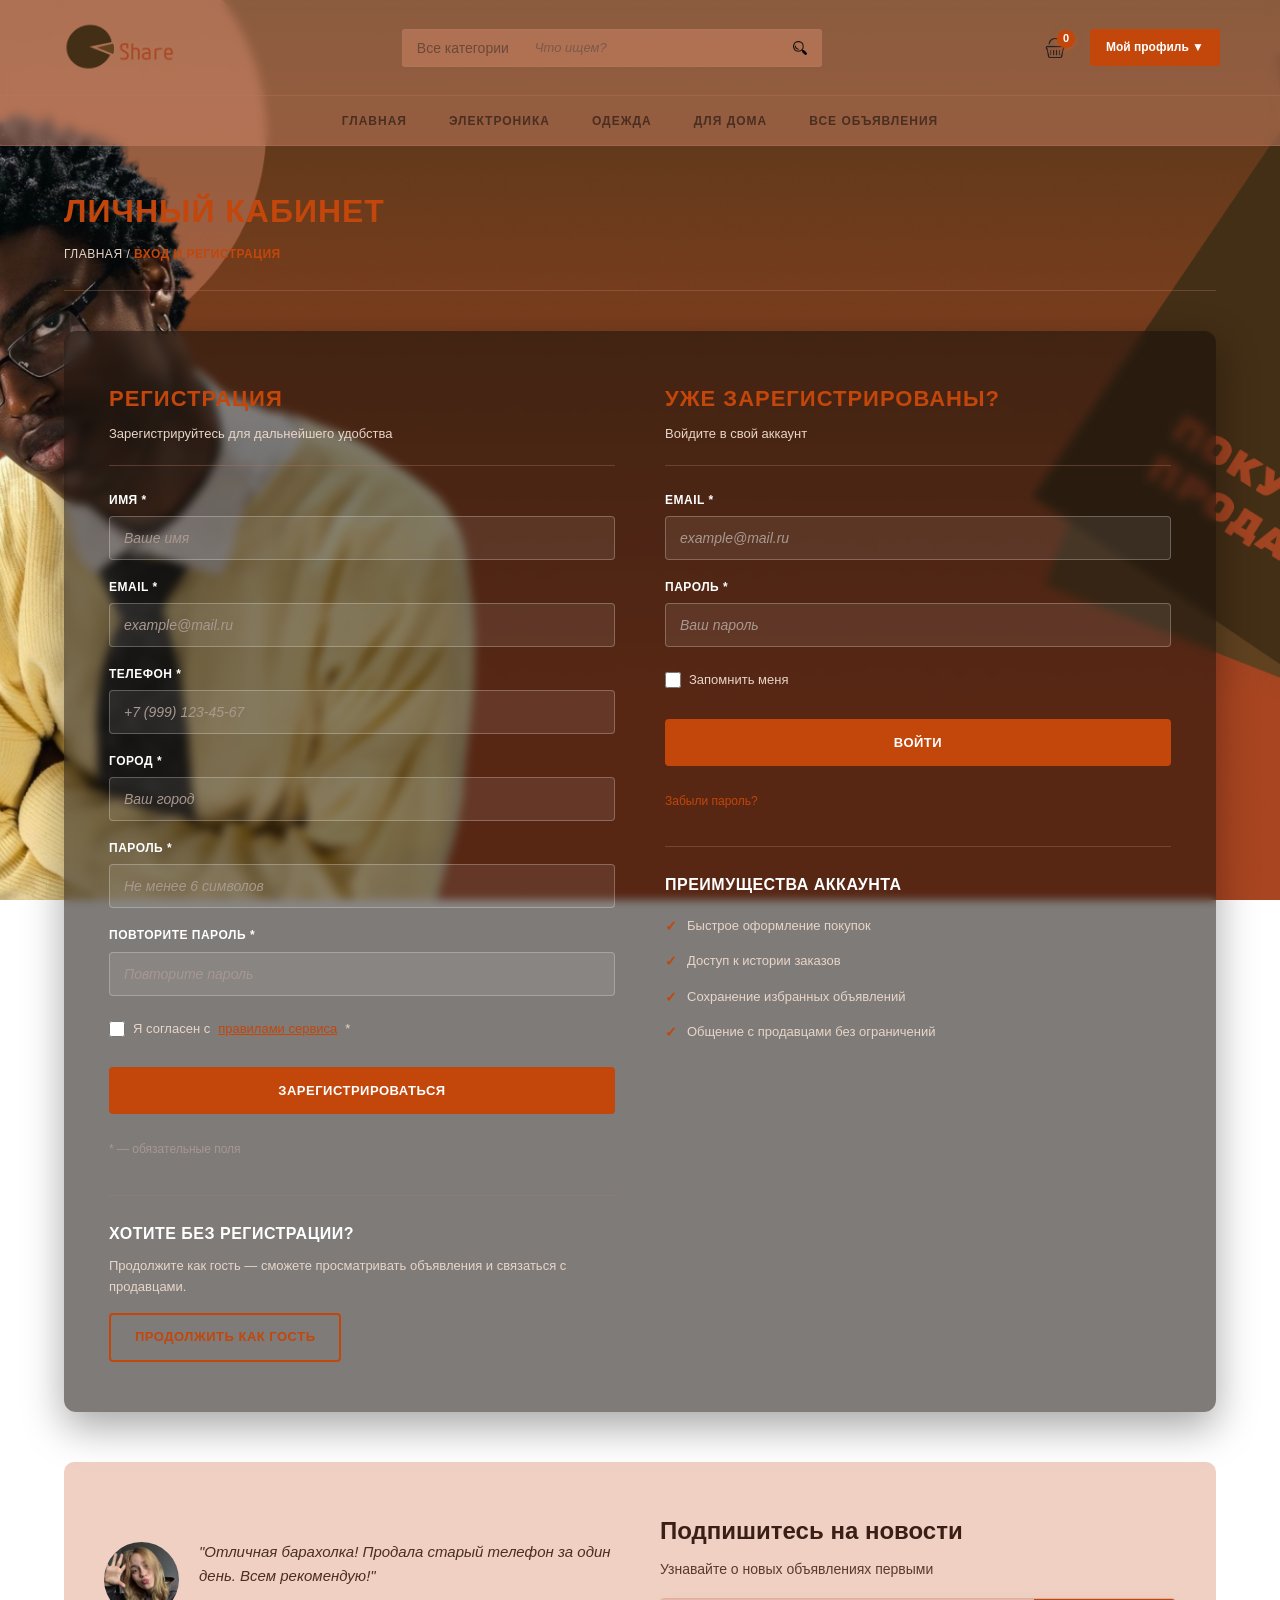
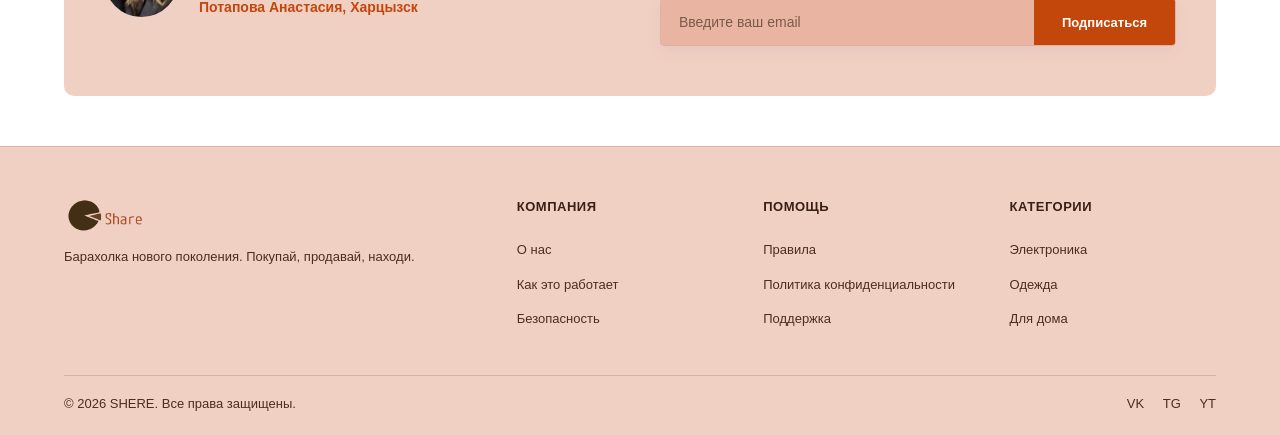
<file: login.html>
<!DOCTYPE html>
<html lang="ru">
<head>
    <meta charset="UTF-8">
    <meta name="viewport" content="width=device-width, initial-scale=1.0">
    <title>Вход и регистрация — SHERE</title>
    <link rel="stylesheet" href="css/style.css">
</head>
<body class="page-login">

<header class="main-header">
    <div class="top-bar">
        <div class="logo">
            <a href="index.html">
                <img src="images/logo.png" alt="SHERE - Интернет-барахолка">
            </a>
        </div>

        <form class="search-form" action="#" method="GET">
            <button type="button" class="search-category-btn">Все категории</button>
            <input type="search" name="q" placeholder="Что ищем?" required>
            <button type="submit" aria-label="Найти">
                <img src="images/lup.png" alt="Найти">
            </button>
        </form>

        <div class="user-actions">
            <a href="cart.html" class="icon-favorites" title="Корзина">
                <img src="images/car.png" alt="Корзина">
                <span class="cart-count" id="cart-count">0</span>
            </a>
            <a href="login.html" class="btn-account">Мой профиль ▼</a>
        </div>
    </div>

    <nav class="main-nav">
        <ul>
            <li><a href="index.html">ГЛАВНАЯ</a></li>
            <li><a href="category.html">ЭЛЕКТРОНИКА</a></li>
            <li><a href="category-clothes.html">ОДЕЖДА</a></li>
            <li><a href="category-home.html">ДЛЯ ДОМА</a></li>
            <li><a href="category-all.html">ВСЕ ОБЪЯВЛЕНИЯ</a></li>
        </ul>
    </nav>
</header>

<main>

    <section class="login-header">
        <h1 class="page-title">ЛИЧНЫЙ КАБИНЕТ</h1>
        <p class="breadcrumbs">
            <a href="index.html">ГЛАВНАЯ</a> /
            <span>ВХОД И РЕГИСТРАЦИЯ</span>
        </p>
    </section>

    <div class="login-wrapper">

        <section class="login-column">
            <h2 class="login-title">РЕГИСТРАЦИЯ</h2>
            <p class="login-subtitle">Зарегистрируйтесь для дальнейшего удобства</p>

            <form class="login-form" id="register-form" action="profile.html" method="GET" novalidate>

                <div class="form-field">
                    <label for="reg-name">ИМЯ *</label>
                    <input type="text"
                           id="reg-name"
                           name="name"
                           placeholder="Ваше имя"
                           required
                           minlength="2"
                           maxlength="50"
                           autocomplete="given-name">
                </div>

                <div class="form-field">
                    <label for="reg-email">EMAIL *</label>
                    <input type="email"
                           id="reg-email"
                           name="email"
                           placeholder="example@mail.ru"
                           required
                           autocomplete="email">
                </div>

                <div class="form-field">
                    <label for="reg-phone">ТЕЛЕФОН *</label>
                    <input type="tel"
                           id="reg-phone"
                           name="phone"
                           placeholder="+7 (999) 123-45-67"
                           pattern="[+0-9()\s\-]{10,20}"
                           required
                           autocomplete="tel">
                </div>

                <div class="form-field">
                    <label for="reg-city">ГОРОД *</label>
                    <input type="text"
                           id="reg-city"
                           name="city"
                           placeholder="Ваш город"
                           required
                           minlength="2"
                           maxlength="50"
                           autocomplete="address-level2">
                </div>

                <div class="form-field">
                    <label for="reg-password">ПАРОЛЬ *</label>
                    <input type="password"
                           id="reg-password"
                           name="password"
                           placeholder="Не менее 6 символов"
                           required
                           minlength="6"
                           autocomplete="new-password">
                </div>

                <div class="form-field">
                    <label for="reg-password2">ПОВТОРИТЕ ПАРОЛЬ *</label>
                    <input type="password"
                           id="reg-password2"
                           name="password2"
                           placeholder="Повторите пароль"
                           required
                           minlength="6"
                           autocomplete="new-password">
                </div>

                <div class="form-checkbox">
                    <label>
                        <input type="checkbox" name="agree" required>
                        Я согласен с <a href="#">правилами сервиса</a> *
                    </label>
                </div>

                <button type="submit" class="btn-primary">ЗАРЕГИСТРИРОВАТЬСЯ</button>

                <p class="form-hint">* — обязательные поля</p>
            </form>

            <div class="login-alt">
                <h3>Хотите без регистрации?</h3>
                <p>Продолжите как гость — сможете просматривать объявления и связаться с продавцами.</p>
                <a href="index.html" class="btn-outline-link">ПРОДОЛЖИТЬ КАК ГОСТЬ</a>
            </div>
        </section>

        <section class="login-column">
            <h2 class="login-title">УЖЕ ЗАРЕГИСТРИРОВАНЫ?</h2>
            <p class="login-subtitle">Войдите в свой аккаунт</p>

            <form class="login-form" id="login-form" action="profile.html" method="GET" novalidate>

                <div class="form-field">
                    <label for="log-email">EMAIL *</label>
                    <input type="email"
                           id="log-email"
                           name="email"
                           placeholder="example@mail.ru"
                           required
                           autocomplete="email">
                </div>

                <div class="form-field">
                    <label for="log-password">ПАРОЛЬ *</label>
                    <input type="password"
                           id="log-password"
                           name="password"
                           placeholder="Ваш пароль"
                           required
                           minlength="6"
                           autocomplete="current-password">
                </div>

                <div class="form-checkbox">
                    <label>
                        <input type="checkbox" name="remember">
                        Запомнить меня
                    </label>
                </div>

                <button type="submit" class="btn-primary">ВОЙТИ</button>

                <p class="form-hint">
                    <a href="#">Забыли пароль?</a>
                </p>
            </form>

            <div class="login-alt">
                <h3>Преимущества аккаунта</h3>
                <ul class="login-benefits">
                    <li>Быстрое оформление покупок</li>
                    <li>Доступ к истории заказов</li>
                    <li>Сохранение избранных объявлений</li>
                    <li>Общение с продавцами без ограничений</li>
                </ul>
            </div>
        </section>

    </div>

    <section class="subscribe-section">
        <div class="testimonial">
            <img src="images/me.jpg" alt="Пользователь">
            <div>
                <p class="testimonial-text">"Отличная барахолка! Продала старый телефон за один день. Всем рекомендую!"</p>
                <p class="testimonial-author">Потапова Анастасия, Харцызск</p>
            </div>
        </div>
        <div class="subscribe-form">
            <h3>Подпишитесь на новости</h3>
            <p>Узнавайте о новых объявлениях первыми</p>
            <form action="#" method="POST">
                <input type="email" placeholder="Введите ваш email" required>
                <button type="submit">Подписаться</button>
            </form>
        </div>
    </section>

</main>

<footer class="main-footer">
    <div class="footer-content">
        <div class="footer-brand">
            <div class="logo">
                <img src="images/logo.png" alt="SHERE - Интернет-барахолка">
            </div>
            <p>Барахолка нового поколения. Покупай, продавай, находи.</p>
        </div>
        <div class="footer-links">
            <h4>КОМПАНИЯ</h4>
            <ul>
                <li><a href="#">О нас</a></li>
                <li><a href="#">Как это работает</a></li>
                <li><a href="#">Безопасность</a></li>
            </ul>
        </div>
        <div class="footer-links">
            <h4>ПОМОЩЬ</h4>
            <ul>
                <li><a href="#">Правила</a></li>
                <li><a href="#">Политика конфиденциальности</a></li>
                <li><a href="#">Поддержка</a></li>
            </ul>
        </div>
        <div class="footer-links">
            <h4>КАТЕГОРИИ</h4>
            <ul>
                <li><a href="category.html">Электроника</a></li>
                <li><a href="category-clothes.html">Одежда</a></li>
                <li><a href="category-home.html">Для дома</a></li>
            </ul>
        </div>
    </div>
    <div class="footer-bottom">
        <p>© 2026 SHERE. Все права защищены.</p>
        <div class="social-icons">
            <a href="#">VK</a>
            <a href="#">TG</a>
            <a href="#">YT</a>
        </div>
    </div>
</footer>

<script>
    document.addEventListener('DOMContentLoaded', function () {

        const registerForm = document.getElementById('register-form');
        if (registerForm) {
            registerForm.addEventListener('submit', function (e) {
                e.preventDefault();

                if (!registerForm.checkValidity()) {
                    registerForm.reportValidity();
                    return;
                }

                const p1 = document.getElementById('reg-password').value;
                const p2 = document.getElementById('reg-password2').value;
                if (p1 !== p2) {
                    alert('Пароли не совпадают!');
                    return;
                }

                const user = {
                    name:  document.getElementById('reg-name').value.trim(),
                    email: document.getElementById('reg-email').value.trim(),
                    phone: document.getElementById('reg-phone').value.trim(),
                    city:  document.getElementById('reg-city').value.trim(),
                    registeredAt: new Date().toISOString()
                };

                localStorage.setItem('shere_user', JSON.stringify(user));

                sessionStorage.setItem('shere_logged_in', 'true');

                window.location.href = 'profile.html';
            });
        }

        const loginForm = document.getElementById('login-form');
        if (loginForm) {
            loginForm.addEventListener('submit', function (e) {
                e.preventDefault();

                if (!loginForm.checkValidity()) {
                    loginForm.reportValidity();
                    return;
                }

                const email = document.getElementById('log-email').value.trim();
                let user = JSON.parse(localStorage.getItem('shere_user') || '{}');

                if (!user.name) {
                    user.name = email.split('@')[0];
                }
                user.email = email;

                localStorage.setItem('shere_user', JSON.stringify(user));
                sessionStorage.setItem('shere_logged_in', 'true');

                window.location.href = 'profile.html';
            });
        }

    });
</script>

</body>
</html>
</file>
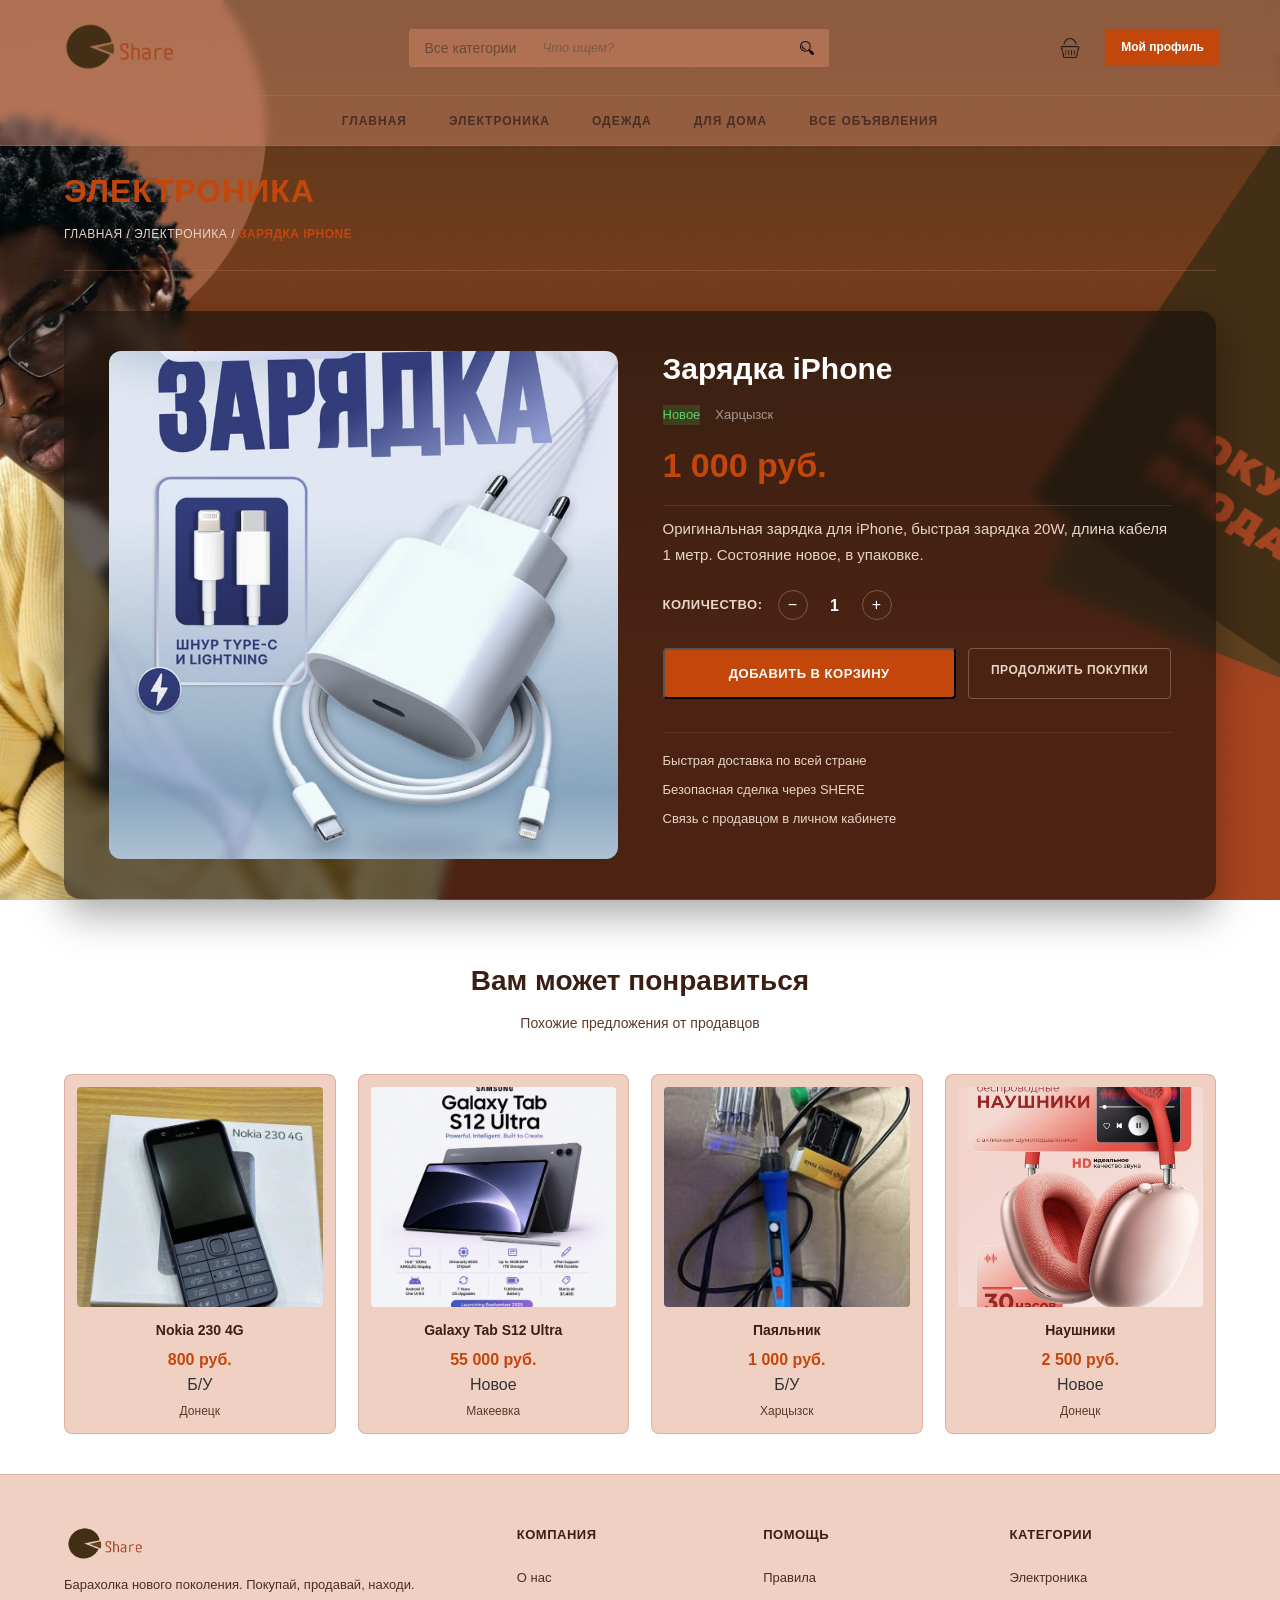
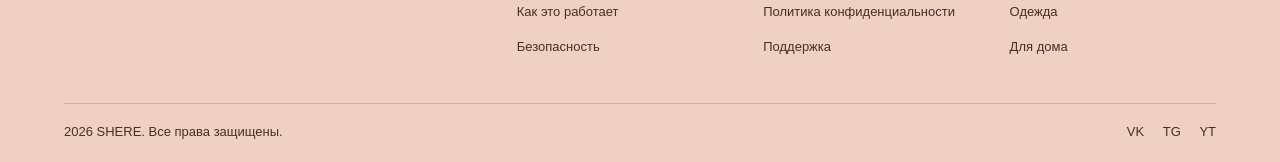
<file: product.html>
<!DOCTYPE html>
<html lang="ru">
<head>
    <meta charset="UTF-8">
    <meta name="viewport" content="width=device-width, initial-scale=1.0">
    <title>Товар — SHERE</title>
    <link rel="stylesheet" href="css/style.css">
</head>
<body class="page-product">

<header class="main-header">
    <div class="top-bar">
        <div class="logo">
            <a href="index.html">
                <img src="images/logo.png" alt="SHERE - Интернет-барахолка">
            </a>
        </div>

        <form class="search-form" action="#" method="GET">
            <button type="button" class="search-category-btn">Все категории</button>
            <input type="search" name="q" placeholder="Что ищем?" required>
            <button type="submit" aria-label="Найти">
                <img src="images/lup.png" alt="Найти">
            </button>
        </form>

        <div class="user-actions">
            <a href="cart.html" class="icon-favorites" title="Корзина">
                <img src="images/car.png" alt="Корзина">
                <span class="cart-count" id="cart-count">0</span>
            </a>
            <a href="profile.html" class="btn-account" id="account-btn">Мой профиль</a>
        </div>
    </div>

    <nav class="main-nav">
        <ul>
            <li><a href="index.html">ГЛАВНАЯ</a></li>
            <li><a href="category.html">ЭЛЕКТРОНИКА</a></li>
            <li><a href="category-clothes.html">ОДЕЖДА</a></li>
            <li><a href="category-home.html">ДЛЯ ДОМА</a></li>
            <li><a href="category-all.html">ВСЕ ОБЪЯВЛЕНИЯ</a></li>
        </ul>
    </nav>
</header>

<main>

    <section class="page-header">
        <h1 class="page-title" id="product-page-title">ТОВАР</h1>
        <p class="breadcrumbs">
            <a href="index.html">ГЛАВНАЯ</a> /
            <a href="category-all.html">ВСЕ ОБЪЯВЛЕНИЯ</a> /
            <span id="product-crumb">ТОВАР</span>
        </p>
    </section>

    <div class="product-view">

        <div class="product-view-image">
            <img src="" alt="" id="product-image">
        </div>

        <div class="product-view-info">

            <h2 class="product-view-title" id="product-title">Загрузка</h2>

            <p class="product-view-meta">
                <span class="product-condition" id="product-condition">—</span>
                <span class="product-view-location" id="product-location">—</span>
            </p>

            <p class="product-view-price" id="product-price">—</p>

            <p class="product-view-description" id="product-description">—</p>

            <div class="product-view-qty-block">
                <label>Количество:</label>
                <div class="product-view-qty">
                    <button type="button" class="qty-btn" id="qty-minus">−</button>
                    <span id="qty-value">1</span>
                    <button type="button" class="qty-btn" id="qty-plus">+</button>
                </div>
            </div>

            <div class="product-view-actions">
                <button type="button" class="btn-primary" id="add-to-cart-btn">
                    ДОБАВИТЬ В КОРЗИНУ
                </button>
                <a href="category-all.html" class="btn-outline-cart">
                    ПРОДОЛЖИТЬ ПОКУПКИ
                </a>
            </div>

            <div class="product-view-features">
                <p>Быстрая доставка по всей стране</p>
                <p>Безопасная сделка через SHERE</p>
                <p>Связь с продавцом в личном кабинете</p>
            </div>

        </div>

    </div>

    <section class="featured-section product-similar-section">
        <h2 class="section-title">Вам может понравиться</h2>
        <p class="section-subtitle">Похожие предложения от продавцов</p>

        <div class="products-grid" id="similar-products"></div>
    </section>

</main>

<footer class="main-footer">
    <div class="footer-content">
        <div class="footer-brand">
            <div class="logo">
                <img src="images/logo.png" alt="SHERE - Интернет-барахолка">
            </div>
            <p>Барахолка нового поколения. Покупай, продавай, находи.</p>
        </div>
        <div class="footer-links">
            <h4>КОМПАНИЯ</h4>
            <ul>
                <li><a href="#">О нас</a></li>
                <li><a href="#">Как это работает</a></li>
                <li><a href="#">Безопасность</a></li>
            </ul>
        </div>
        <div class="footer-links">
            <h4>ПОМОЩЬ</h4>
            <ul>
                <li><a href="#">Правила</a></li>
                <li><a href="#">Политика конфиденциальности</a></li>
                <li><a href="#">Поддержка</a></li>
            </ul>
        </div>
        <div class="footer-links">
            <h4>КАТЕГОРИИ</h4>
            <ul>
                <li><a href="category.html">Электроника</a></li>
                <li><a href="category-clothes.html">Одежда</a></li>
                <li><a href="category-home.html">Для дома</a></li>
            </ul>
        </div>
    </div>
    <div class="footer-bottom">
        <p>2026 SHERE. Все права защищены.</p>
        <div class="social-icons">
            <a href="#">VK</a>
            <a href="#">TG</a>
            <a href="#">YT</a>
        </div>
    </div>
</footer>

<script>
    const SHERE_PRODUCTS = [
        {id: 'z_n',    category: 'electronics', title: 'Зарядка iPhone',         price: 1000,   condition: 'new',  location: 'Харцызск', image: 'images/z_n.jpg',    description: 'Оригинальная зарядка для iPhone, быстрая зарядка 20W, длина кабеля 1 метр. Состояние новое, в упаковке.'},
        {id: 'tel_o',  category: 'electronics', title: 'Nokia 230 4G',            price: 800,    condition: 'used', location: 'Донецк',    image: 'images/tel_o.jpg',  description: 'Классическая Nokia 230 4G, работает отлично, есть небольшие царапины на корпусе. Полный комплект.'},
        {id: 'tab_n',  category: 'electronics', title: 'Galaxy Tab S12 Ultra',     price: 55000,  condition: 'new',  location: 'Макеевка',  image: 'images/tab_n.jpg',  description: 'Новейший планшет Samsung Galaxy Tab S12 Ultra, 256 ГБ, стилус в комплекте. Не использовался.'},
        {id: 'p_o',    category: 'electronics', title: 'Паяльник',                 price: 1000,   condition: 'used', location: 'Харцызск',  image: 'images/p_o.jpg',    description: 'Паяльник 60W с регулировкой температуры. Работает, есть следы использования.'},
        {id: 'n_n',    category: 'electronics', title: 'Наушники',                 price: 2500,   condition: 'new',  location: 'Донецк',    image: 'images/n_n.jpg',    description: 'Беспроводные наушники с шумоподавлением, время работы до 30 часов. Новые, в упаковке.'},
        {id: 'mac_o',  category: 'electronics', title: 'Ноутбук',                  price: 3000,   condition: 'used', location: 'Лондон',    image: 'images/mac_o.jpg',  description: 'Рабочий ноутбук, 4 ГБ ОЗУ, 128 ГБ SSD. Подходит для учебы и работы.'},
        {id: 'mac_n',  category: 'electronics', title: 'MacBook Pro',              price: 120000, condition: 'new',  location: 'Лондон',    image: 'images/mac_n.jpg',  description: 'MacBook Pro 14 M3, 16 ГБ, 512 ГБ SSD. Новый, гарантия 1 год.'},
        {id: 'lamp_n', category: 'electronics', title: 'Лампа',                    price: 2000,   condition: 'new',  location: 'Макеевка',  image: 'images/lamp_n.jpg', description: 'Настольная LED-лампа с регулировкой яркости и USB-портом.'},
        {id: 'fl_o',   category: 'electronics', title: 'Флешка',                   price: 300,    condition: 'used', location: 'Харцызск',  image: 'images/fl_o.jpg',   description: 'USB-флешка 32 ГБ, работает исправно.'},

        {id: 'k_o',    category: 'clothes', title: 'Кофта',              price: 900,   condition: 'used', location: 'Харцызск',  image: 'images/k_o.jpg',    description: 'Теплая вязаная кофта, размер M, состояние отличное.'},
        {id: 'kurt_n', category: 'clothes', title: 'Куртка',             price: 2500,  condition: 'new',  location: 'Донецк',    image: 'images/kurt_n.jpg', description: 'Стильная демисезонная куртка, размер L. Новая с бирками.'},
        {id: 'sw_n',   category: 'clothes', title: 'Свитер',             price: 2000,  condition: 'new',  location: 'Макеевка',  image: 'images/sw_n.jpg',   description: 'Пушистый свитер oversize, размер S-M. Новый.'},
        {id: 'p2_o',   category: 'clothes', title: 'Пайта',              price: 1000,  condition: 'used', location: 'Харцызск',  image: 'images/p2_o.jpg',   description: 'Удобная пайта, размер M, носилась пару раз.'},
        {id: 'vet_o',  category: 'clothes', title: 'Ветровка',           price: 1200,  condition: 'used', location: 'Донецк',    image: 'images/vet_o.jpg',  description: 'Легкая ветровка, размер L, состояние хорошее.'},
        {id: 'c_o',    category: 'clothes', title: 'Кепка',              price: 300,   condition: 'used', location: 'Лондон',    image: 'images/c_o.jpg',    description: 'Спортивная кепка, универсальный размер.'},
        {id: 'tap_n',  category: 'clothes', title: 'Тапочки Гэрри',      price: 500,   condition: 'new',  location: 'Харцызск',  image: 'images/tap_n.jpg',  description: 'Мягкие домашние тапочки, размер 38. Новые.'},
        {id: 'mus_n',  category: 'clothes', title: 'Пижама Мышка',       price: 1500,  condition: 'new',  location: 'Макеевка',  image: 'images/mus_n.jpg',  description: 'Уютная пижама с мышкой, размер S. Новая.'},
        {id: 'pj_n',   category: 'clothes', title: 'Пижама',             price: 900,   condition: 'new',  location: 'Лондон',    image: 'images/pj_n.jpg',   description: 'Хлопковая пижама, размер M. Новая.'},

        {id: 'kreslo_n', category: 'home', title: 'Кресло',              price: 1900,  condition: 'new',  location: 'Харцызск',  image: 'images/kreslo_n.jpg', description: 'Мягкое кресло для дома, обивка велюр, цвет бежевый.'},
        {id: 'kover_o',  category: 'home', title: 'Ковер',               price: 500,   condition: 'used', location: 'Донецк',    image: 'images/kover_o.jpg',  description: 'Ковер 2 на 3 метра, состояние хорошее.'},
        {id: 'diw_n',    category: 'home', title: 'Диван',               price: 25000, condition: 'new',  location: 'Макеевка',  image: 'images/diw_n.jpg',    description: 'Новый раскладной диван, ткань рогожка, 3-местный.'},
        {id: 'hour_o',   category: 'home', title: 'Часы',                price: 1000,  condition: 'used', location: 'Харцызск',  image: 'images/hour_o.jpg',   description: 'Настенные часы с маятником, рабочие.'},
        {id: 'stul_o',   category: 'home', title: 'Стул',                price: 1200,  condition: 'used', location: 'Донецк',    image: 'images/stul_o.jpg',   description: 'Деревянный стул, крепкий, состояние хорошее. Цена за штуку.'},
        {id: 'polca_o',  category: 'home', title: 'Полка',               price: 900,   condition: 'used', location: 'Лондон',    image: 'images/polca_o.jpg',  description: 'Навесная полка из дерева, длина 80 см.'},
        {id: 'tap2_n',   category: 'home', title: 'Горшочки для цветов', price: 500,   condition: 'new',  location: 'Харцызск',  image: 'images/tap2_n.jpg',   description: 'Керамические горшочки, 3 штуки в наборе. Новые.'},
        {id: 'stt_o',    category: 'home', title: 'Статуэтка',           price: 300,   condition: 'used', location: 'Макеевка',  image: 'images/stt_o.jpg',    description: 'Фарфоровая статуэтка, винтаж.'},
        {id: 'lampa_n',  category: 'home', title: 'Лампа',               price: 900,   condition: 'new',  location: 'Лондон',    image: 'images/lampa_n.jpg',  description: 'Настольная лампа в стиле лофт, металл и дерево.'},

        {id: 'tshirt', category: 'clothes',     title: 'Футболка',        price: 800,  condition: 'new',  location: 'Харцызск', image: 'images/tshirt.jpg', description: 'Хлопковая футболка, размер M. Новая.'},
        {id: 'player', category: 'electronics', title: 'Плеер',           price: 1500, condition: 'used', location: 'Донецк',    image: 'images/player.jpg', description: 'MP3-плеер, работает исправно.'},
        {id: 'watch',  category: 'electronics', title: 'Карманные часы',  price: 5000, condition: 'used', location: 'Макеевка',  image: 'images/watch.jpg',  description: 'Винтажные карманные часы на цепочке.'},
        {id: 'tie',    category: 'clothes',     title: 'Галстуки',        price: 100,  condition: 'new',  location: 'Лондон',    image: 'images/tie.jpg',    description: 'Классические галстуки, цена за штуку.'}
    ];

    const CATEGORY_LABELS = {
        electronics: 'ЭЛЕКТРОНИКА',
        clothes:     'ОДЕЖДА',
        home:        'ДЛЯ ДОМА'
    };
    const CATEGORY_LINKS = {
        electronics: 'category.html',
        clothes:     'category-clothes.html',
        home:        'category-home.html'
    };
    const CONDITION_LABELS = {
        new:  'Новое',
        used: 'Б/У'
    };

    function formatPrice(n) {
        return n.toLocaleString('ru-RU') + ' руб.';
    }

    const params = new URLSearchParams(window.location.search);
    const productId = params.get('id') || SHERE_PRODUCTS[0].id;
    const product = SHERE_PRODUCTS.find(p => p.id === productId) || SHERE_PRODUCTS[0];

    document.title = product.title + ' — SHERE';

    document.getElementById('product-image').src = product.image;
    document.getElementById('product-image').alt = product.title;
    document.getElementById('product-title').textContent = product.title;
    document.getElementById('product-price').textContent = formatPrice(product.price);
    document.getElementById('product-location').textContent = product.location;
    document.getElementById('product-description').textContent = product.description;

    const condEl = document.getElementById('product-condition');
    condEl.textContent = CONDITION_LABELS[product.condition] || '';
    condEl.classList.add(product.condition === 'new' ? 'cond-new' : 'cond-used');

    document.getElementById('product-page-title').textContent = CATEGORY_LABELS[product.category];
    document.getElementById('product-crumb').textContent = product.title.toUpperCase();

    const crumbLink = document.querySelector('.breadcrumbs a:nth-child(2)');
    if (crumbLink) {
        crumbLink.href = CATEGORY_LINKS[product.category];
        crumbLink.textContent = CATEGORY_LABELS[product.category];
    }

    let qty = 1;
    const qtyEl = document.getElementById('qty-value');

    document.getElementById('qty-plus').addEventListener('click', function () {
        qty++;
        qtyEl.textContent = qty;
    });

    document.getElementById('qty-minus').addEventListener('click', function () {
        if (qty > 1) {
            qty--;
            qtyEl.textContent = qty;
        }
    });

    document.getElementById('add-to-cart-btn').addEventListener('click', function () {
        const cart = JSON.parse(localStorage.getItem('shere_cart') || '[]');
        const existing = cart.find(item => item.id === product.id);

        if (existing) {
            existing.qty += qty;
        } else {
            cart.push({
                id: product.id,
                title: product.title,
                price: product.price,
                condition: CONDITION_LABELS[product.condition],
                location: product.location,
                image: product.image,
                qty: qty
            });
        }

        localStorage.setItem('shere_cart', JSON.stringify(cart));

        const btn = this;
        btn.textContent = 'ДОБАВЛЕНО (' + qty + ')';
        btn.style.background = '#2ecc71';
        setTimeout(() => {
            btn.textContent = 'ДОБАВИТЬ В КОРЗИНУ';
            btn.style.background = '';
        }, 1500);

        updateCartCount();
    });

    function updateCartCount() {
        const cart = JSON.parse(localStorage.getItem('shere_cart') || '[]');
        const total = cart.reduce((s, i) => s + i.qty, 0);
        const el = document.getElementById('cart-count');
        if (el) {
            el.textContent = total;
            el.style.display = total > 0 ? 'flex' : 'none';
        }
    }
    updateCartCount();

    const similarEl = document.getElementById('similar-products');
    const similar = SHERE_PRODUCTS
        .filter(p => p.category === product.category && p.id !== product.id)
        .slice(0, 4);

    if (similar.length < 4) {
        const extra = SHERE_PRODUCTS
            .filter(p => p.id !== product.id && !similar.includes(p))
            .slice(0, 4 - similar.length);
        similar.push(...extra);
    }

    similar.forEach(function (p) {
        const card = document.createElement('article');
        card.className = 'product-card';
        card.setAttribute('data-condition', p.condition);
        card.innerHTML = `
    <a href="product.html?id=${p.id}" class="product-link">
      <div class="product-image">
        <img src="${p.image}" alt="${p.title}">
      </div>
      <h3 class="product-title">${p.title}</h3>
      <p class="product-price">${formatPrice(p.price)}</p>
      <p class="product-condition">${CONDITION_LABELS[p.condition]}</p>
      <p class="product-location">${p.location}</p>
    </a>
  `;
        similarEl.appendChild(card);
    });

    const accountBtn = document.getElementById('account-btn');
    const user = JSON.parse(localStorage.getItem('shere_user') || '{}');
    if (accountBtn && user.name) {
        accountBtn.textContent = user.name;
    }
</script>

</body>
</html>
</file>
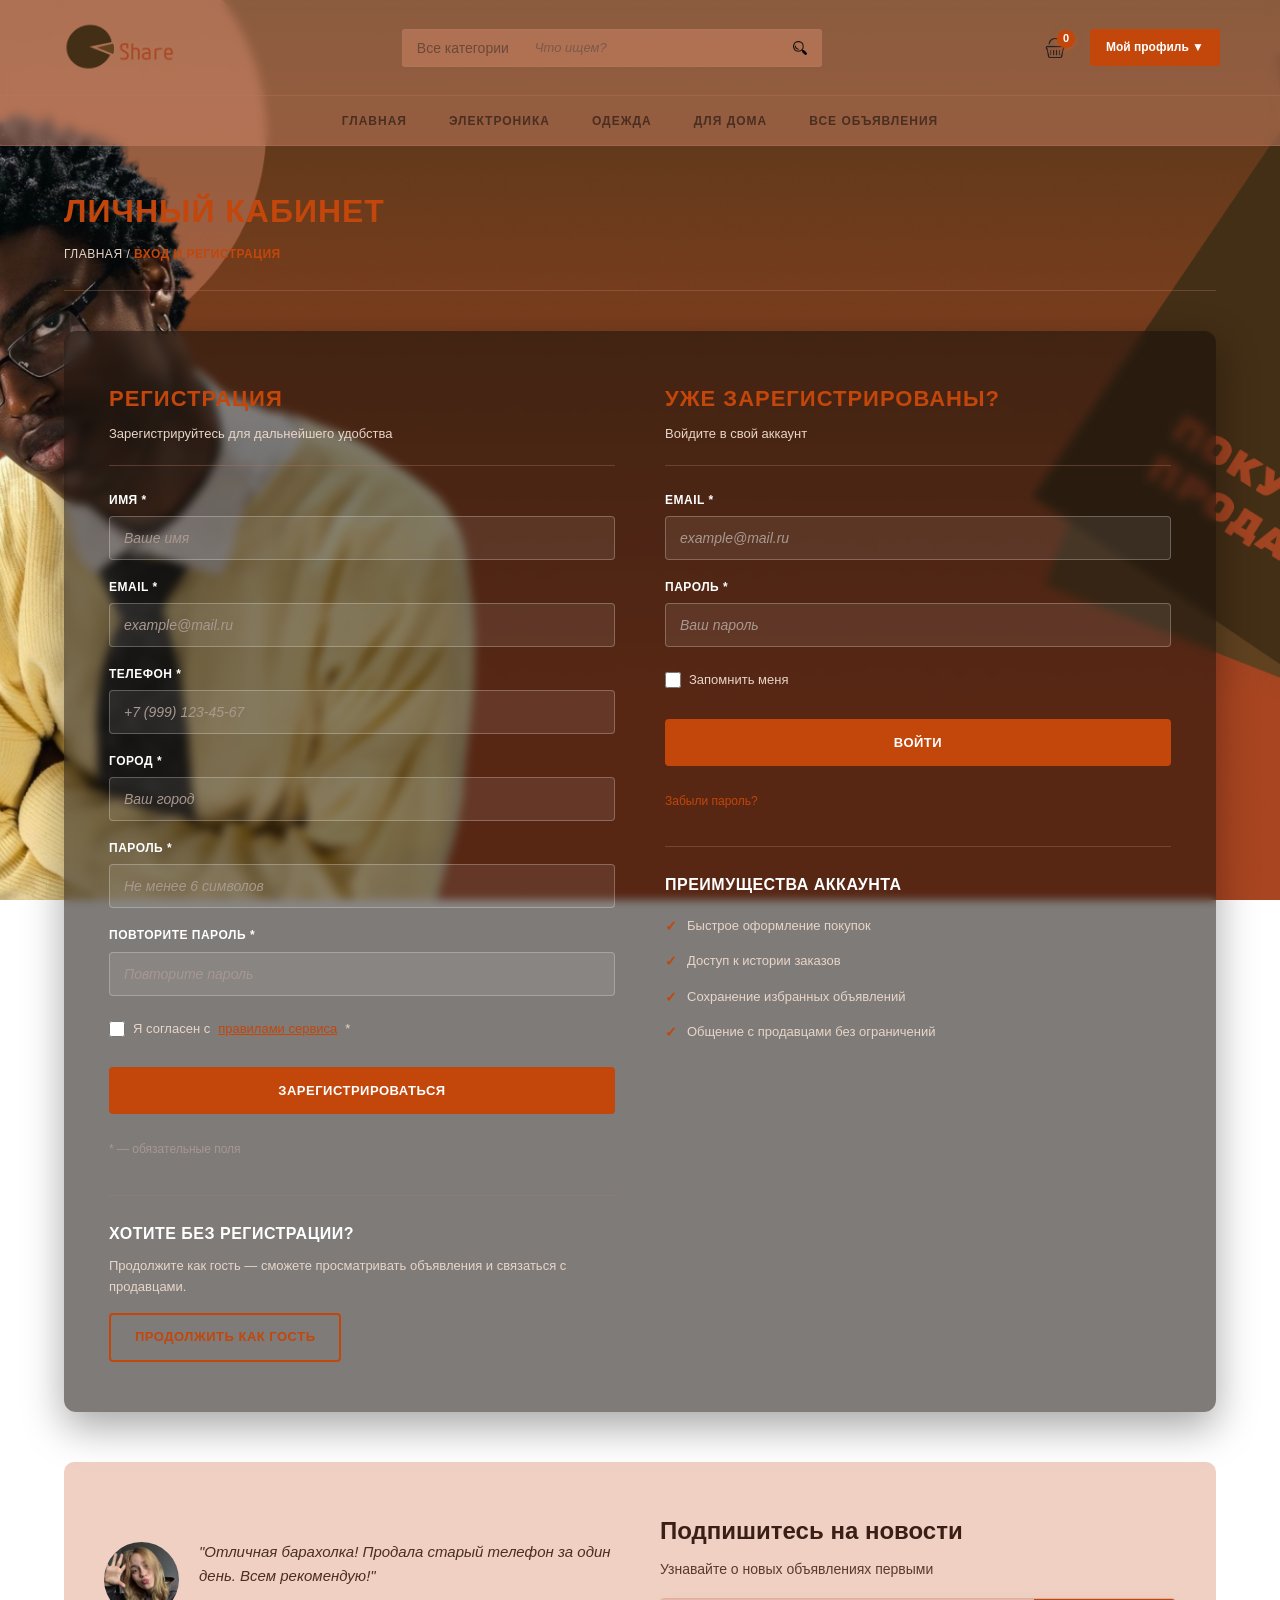
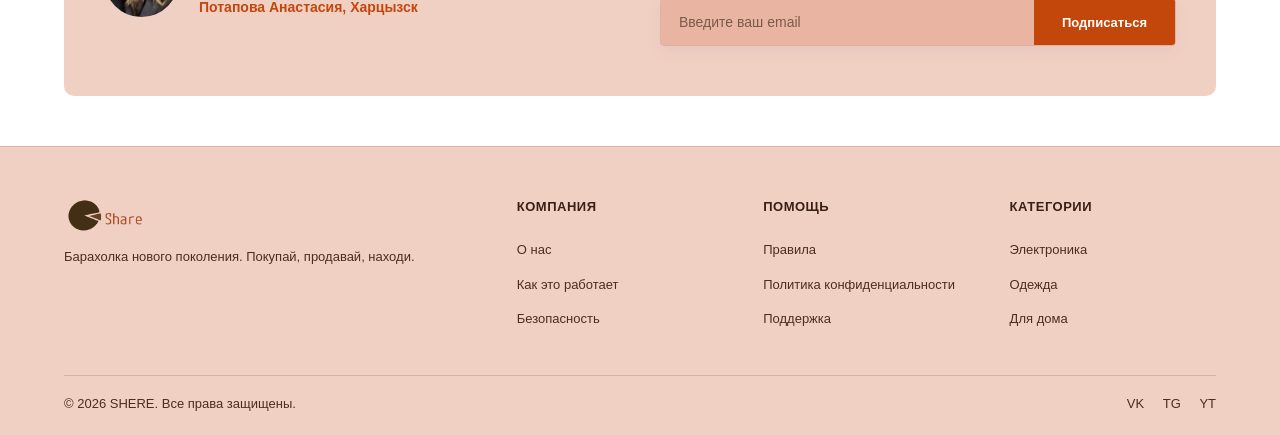
<file: profile.html>
<!DOCTYPE html>
<html lang="ru">
<head>
    <meta charset="UTF-8">
    <meta name="viewport" content="width=device-width, initial-scale=1.0">
    <title>Личный кабинет — SHERE</title>
    <link rel="stylesheet" href="css/style.css">
</head>
<body class="page-profile">

<header class="main-header">
    <div class="top-bar">
        <div class="logo">
            <a href="index.html">
                <img src="images/logo.png" alt="SHERE - Интернет-барахолка">
            </a>
        </div>

        <form class="search-form" action="#" method="GET">
            <button type="button" class="search-category-btn">Все категории</button>
            <input type="search" name="q" placeholder="Что ищем?" required>
            <button type="submit" aria-label="Найти">
                <img src="images/lup.png" alt="Найти">
            </button>
        </form>

        <div class="user-actions">
            <a href="cart.html" class="icon-favorites" title="Корзина">
                <img src="images/car.png" alt="Корзина">
                <span class="cart-count" id="cart-count">0</span>
            </a>
            <a href="profile.html" class="btn-account" id="account-btn">Мой профиль ▼</a>
        </div>
    </div>

    <nav class="main-nav">
        <ul>
            <li><a href="index.html">ГЛАВНАЯ</a></li>
            <li><a href="category.html">ЭЛЕКТРОНИКА</a></li>
            <li><a href="category-clothes.html">ОДЕЖДА</a></li>
            <li><a href="category-home.html">ДЛЯ ДОМА</a></li>
            <li><a href="category-all.html">ВСЕ ОБЪЯВЛЕНИЯ</a></li>
        </ul>
    </nav>
</header>

<main>

    <section class="page-header">
        <h1 class="page-title">ЛИЧНЫЙ КАБИНЕТ</h1>
        <p class="breadcrumbs">
            <a href="index.html">ГЛАВНАЯ</a> /
            <span>ЛИЧНЫЙ КАБИНЕТ</span>
        </p>
    </section>

    <div class="profile-wrapper">

        <aside class="profile-sidebar">

            <div class="profile-user">

                <label for="avatar-input" class="profile-avatar" title="Нажмите, чтобы загрузить фото">
                    <img src="" alt="" id="profile-avatar">
                    <span class="avatar-plus">+</span>
                    <input type="file" id="avatar-input" accept="image/*" hidden>
                </label>

                <h2 class="profile-name" id="profile-name">Пользователь</h2>

                <p class="profile-info">
                    <span id="profile-email">email не указан</span>
                </p>

                <p class="profile-info">
                    <span id="profile-city">Город не указан</span>
                </p>

            </div>

            <nav class="profile-nav">
                <ul>
                    <li>
                        <a href="login.html" class="logout" id="logout-btn">
                            <span class="nav-icon">↩</span> Выйти
                        </a>
                    </li>
                </ul>
            </nav>

        </aside>

        <section class="profile-main">
        </section>

    </div>

</main>

<footer class="main-footer">
    <div class="footer-content">
        <div class="footer-brand">
            <div class="logo">
                <img src="images/logo.png" alt="SHERE - Интернет-барахолка">
            </div>
            <p>Барахолка нового поколения. Покупай, продавай, находи.</p>
        </div>
        <div class="footer-links">
            <h4>КОМПАНИЯ</h4>
            <ul>
                <li><a href="#">О нас</a></li>
                <li><a href="#">Как это работает</a></li>
                <li><a href="#">Безопасность</a></li>
            </ul>
        </div>
        <div class="footer-links">
            <h4>ПОМОЩЬ</h4>
            <ul>
                <li><a href="#">Правила</a></li>
                <li><a href="#">Политика конфиденциальности</a></li>
                <li><a href="#">Поддержка</a></li>
            </ul>
        </div>
        <div class="footer-links">
            <h4>КАТЕГОРИИ</h4>
            <ul>
                <li><a href="category.html">Электроника</a></li>
                <li><a href="category-clothes.html">Одежда</a></li>
                <li><a href="category-home.html">Для дома</a></li>
            </ul>
        </div>
    </div>
    <div class="footer-bottom">
        <p>© 2026 SHERE. Все права защищены.</p>
        <div class="social-icons">
            <a href="#">VK</a>
            <a href="#">TG</a>
            <a href="#">YT</a>
        </div>
    </div>
</footer>

<script>
    document.addEventListener('DOMContentLoaded', function () {

        const isLoggedIn = sessionStorage.getItem('shere_logged_in');
        if (!isLoggedIn) {
            window.location.href = 'login.html';
            return;
        }

        const user = JSON.parse(localStorage.getItem('shere_user') || '{}');

        const nameEl = document.getElementById('profile-name');
        if (nameEl) nameEl.textContent = user.name || 'Пользователь';

        const emailEl = document.getElementById('profile-email');
        if (emailEl) emailEl.textContent = user.email || 'email не указан';

        const cityEl = document.getElementById('profile-city');
        if (cityEl) cityEl.textContent = user.city || 'Город не указан';

        const avatarImg = document.getElementById('profile-avatar');
        const savedAvatar = localStorage.getItem('shere_avatar');
        if (savedAvatar && avatarImg) {
            avatarImg.src = savedAvatar;
            avatarImg.alt = 'Аватар';
            avatarImg.classList.add('has-image');
        }

        const avatarInput = document.getElementById('avatar-input');
        if (avatarInput) {
            avatarInput.addEventListener('change', function () {
                const file = this.files[0];
                if (!file) return;

                if (!file.type.startsWith('image/')) {
                    alert('Пожалуйста, выберите изображение');
                    return;
                }

                if (file.size > 2 * 1024 * 1024) {
                    alert('Файл слишком большой. Максимум 2 МБ.');
                    return;
                }

                const reader = new FileReader();
                reader.onload = function (e) {
                    const dataURL = e.target.result;

                    avatarImg.src = dataURL;
                    avatarImg.alt = 'Аватар';
                    avatarImg.classList.add('has-image');

                    try {
                        localStorage.setItem('shere_avatar', dataURL);
                    } catch (err) {
                        alert('Не удалось сохранить фото (возможно, файл слишком большой)');
                    }
                };
                reader.readAsDataURL(file);
            });
        }

        const logoutBtn = document.getElementById('logout-btn');
        if (logoutBtn) {
            logoutBtn.addEventListener('click', function () {
                sessionStorage.removeItem('shere_logged_in');
            });
        }

        const accountBtn = document.getElementById('account-btn');
        if (accountBtn && user.name) {
            accountBtn.textContent = user.name + ' ▼';
        }

    });
</script>

</body>
</html>
</file>
<file: css/style.css>
* {
    margin: 0;
    padding: 0;
    box-sizing: border-box;
}

body {
    font-family: 'Arial', sans-serif;
    color: #333;
    line-height: 1.6;
    background-image: url('../images/bab.png');
    background-size: cover;
    background-position: center;
    background-attachment: fixed;
    background-repeat: no-repeat;
}

a {
    text-decoration: none;
    color: inherit;
}

ul {
    list-style: none;
}

img {
    max-width: 100%;
    display: block;
}

:root {
    --primary-color: rgb(195 70 11);
    --dark-color: #222;
    --light-bg: rgba(222, 143, 114, 0.42);
    --border-color: rgba(180, 120, 100, 0.35);
    --text-gray: #777;
}

.main-header {
    background: var(--light-bg);
    backdrop-filter: blur(5px);
    -webkit-backdrop-filter: blur(5px);
    position: sticky;
    top: 0;
    z-index: 100;
    border-bottom: 1px solid var(--border-color);
}

.top-bar {
    display: flex;
    align-items: center;
    justify-content: space-between;
    padding: 20px 60px;
    gap: 20px;
}

.logo {
    flex-shrink: 0;
}

.logo a {
    display: block;
}

.logo img {
    height: 55px;
    width: auto;
    display: block;
    transition: transform 0.3s ease;
}

.logo img:hover {
    transform: scale(1.08);
}

.search-form {
    display: flex;
    align-items: center;
    border: 1px solid var(--border-color);
    border-radius: 3px;
    background: var(--light-bg);
    height: 38px;
    width: 420px;
    flex-shrink: 0;
}

.search-category-btn {
    height: 100%;
    padding: 0 14px;
    border: none;
    border-right: 1px solid var(--border-color);
    background: transparent;
    cursor: pointer;
    font-size: 13px;
    color: #4a2e22;
    flex-shrink: 0;
    font-weight: 500;
    font-family: inherit;
    transition: background-color 0.3s ease, color 0.3s ease;
}

.search-category-btn:hover {
    background-color: rgb(181 109 81 / 0.42);
    color: var(--primary-color);
}

.search-form input {
    flex: 1;
    padding: 0 12px;
    border: none;
    outline: none;
    font-size: 13px;
    color: #2c1405;
    height: 100%;
    min-width: 0;
    background: transparent;
}

.search-form input::placeholder {
    color: #7a5a4a;
    font-style: italic;
}

.search-form button {
    height: 100%;
    padding: 0 14px;
    border: none;
    background: transparent;
    cursor: pointer;
    color: #6a4a3a;
    font-size: 14px;
    flex-shrink: 0;
}

.user-actions {
    display: flex;
    align-items: center;
    gap: 25px;
    flex-shrink: 0;
}

.icon-favorites {
    font-size: 22px;
    display: inline-block;
    color: #4a2e22;
    text-decoration: none;
    transition: transform 0.6s ease-in-out, color 0.3s ease;
}

.icon-favorites:hover {
    color: var(--primary-color);
    transform: rotate(360deg);
}

.btn-account {
    background-color: var(--primary-color);
    color: #fff;
    padding: 9px 16px;
    border-radius: 3px;
    font-weight: bold;
    font-size: 12px;
    display: inline-flex;
    align-items: center;
    gap: 4px;
    white-space: nowrap;
    transition: transform 0.4s cubic-bezier(0.68, -0.55, 0.27, 1.55),
    background-color 0.3s ease;
}

.btn-account:hover {
    background-color: #e15716;
    transform: scale(1.05);
}

.main-nav {
    border-top: 1px solid var(--border-color);
    padding: 0 60px;
}

.main-nav ul {
    display: flex;
    justify-content: center;
    align-items: center;
    gap: 42px;
    list-style: none;
}

.main-nav a {
    display: inline-block;
    padding: 16px 0 14px;
    font-weight: bold;
    font-size: 12px;
    text-transform: uppercase;
    color: #4a2e22;
    letter-spacing: 1px;
    position: relative;
    transition: color 0.3s ease;
}

.main-nav a:hover {
    color: var(--primary-color);
}

.main-nav a::after {
    content: '';
    position: absolute;
    width: 0;
    height: 2px;
    bottom: 8px;
    left: 50%;
    transform: translateX(-50%);
    background-color: var(--primary-color);
    transition: width 0.3s ease;
}

.main-nav a:hover::after,
.main-nav a.active::after {
    width: 100%;
}

.main-nav a.active {
    color: var(--primary-color);
}

main {
    padding: 0 5%;
    max-width: 1400px;
    margin: 0 auto;
}

.hero-section {
    display: grid;
    grid-template-columns: 1fr 1fr;
    align-items: center;
    gap: 40px;
    padding: 50px 40px;
    margin: 30px 0 50px;
    border-radius: 10px;
    background-color: var(--light-bg);
    backdrop-filter: blur(3px);
    -webkit-backdrop-filter: blur(3px);
}

.hero-content {
    padding-right: 20px;
}

.hero-title {
    font-size: 64px;
    line-height: 1.1;
    margin-bottom: 20px;
    color: #3a1f15;
}

.hero-title span {
    color: var(--primary-color);
}

.hero-subtitle {
    font-size: 17px;
    color: #5a3a2a;
    margin-bottom: 28px;
}

.hero-image img {
    width: 100%;
    border-radius: 8px;
}

.btn-primary {
    display: inline-block;
    background-color: var(--primary-color);
    color: white;
    padding: 14px 30px;
    border-radius: 4px;
    font-weight: bold;
    text-transform: uppercase;
    font-size: 13px;
    letter-spacing: 0.5px;
    transition: all 0.3s ease;
}

.btn-primary:hover {
    background-color: #e15716;
    transform: translateY(-3px);
    box-shadow: 0 10px 20px rgb(218 99 47 / 0.75);
}

.categories-section {
    padding: 20px 0 50px;
}

.categories-grid {
    display: grid;
    grid-template-columns: repeat(3, 1fr);
    gap: 20px;
}

.category-card {
    position: relative;
    overflow: hidden;
    border-radius: 8px;
    cursor: pointer;
    height: 380px;
}

.category-card img {
    width: 100%;
    height: 100%;
    object-fit: cover;
    object-position: center 30%;
    transition: transform 0.5s ease;
}

.category-card:hover img {
    transform: scale(1.1);
}

.category-info {
    position: absolute;
    bottom: 20px;
    left: 20px;
    background: rgba(222, 143, 114, 0.92);
    padding: 12px 22px;
    border-radius: 4px;
    box-shadow: 0 5px 15px rgba(0,0,0,0.1);
}

.category-info h3 {
    color: #ffffff;
    font-size: 16px;
    margin-bottom: 3px;
}

.category-info p {
    font-size: 13px;
    color: rgb(255 255 255);
}

.featured-section {
    padding: 40px 0;
}

.section-title {
    text-align: center;
    margin-bottom: 8px;
    font-size: 28px;
    color: #3a1f15;
}

.section-subtitle {
    text-align: center;
    margin-bottom: 40px;
    color: #5a3a2a;
    font-size: 14px;
}

.products-grid {
    display: grid;
    grid-template-columns: repeat(4, 1fr);
    gap: 22px;
}

.product-card {
    border: 1px solid var(--border-color);
    border-radius: 8px;
    padding: 12px;
    text-align: center;
    background: var(--light-bg);
    backdrop-filter: blur(3px);
    -webkit-backdrop-filter: blur(3px);
    transition: box-shadow 0.3s ease, transform 0.3s ease;
}

.product-card:hover {
    box-shadow: 0 10px 25px rgba(0,0,0,0.08);
    transform: translateY(-5px);
}

.product-image {
    position: relative;
    margin-bottom: 12px;
    overflow: hidden;
    border-radius: 4px;
}

.product-image img {
    width: 100%;
    height: 220px;
    object-fit: cover;
    transition: transform 0.4s ease;
}

.product-card:hover .product-image img {
    transform: scale(1.05);
}

.add-to-cart-btn {
    position: absolute;
    bottom: 10px;
    left: 50%;
    transform: translateX(-50%) translateY(20px);
    background: var(--primary-color);
    color: white;
    border: none;
    padding: 9px 18px;
    border-radius: 4px;
    cursor: pointer;
    opacity: 0;
    transition: all 0.3s ease;
    font-weight: bold;
    font-size: 12px;
    white-space: nowrap;
}

.product-card:hover .add-to-cart-btn {
    opacity: 1;
    transform: translateX(-50%) translateY(0);
}

.add-to-cart-btn:hover {
    background: #e15716;
}

.product-title {
    font-size: 14px;
    margin-bottom: 5px;
    color: #3a1f15;
}

.product-price {
    color: var(--primary-color);
    font-weight: bold;
    font-size: 16px;
}

.center-button {
    text-align: center;
    margin-top: 45px;
}

.promo-section {
    display: grid;
    grid-template-columns: 1.2fr 1fr;
    background-color: rgba(58, 35, 25, 0.92);
    border-radius: 12px;
    overflow: hidden;
    margin: 50px 0;
    box-shadow: 0 15px 40px rgba(0, 0, 0, 0.35);
    backdrop-filter: blur(4px);
    -webkit-backdrop-filter: blur(4px);
}

.promo-image {
    height: 100%;
    min-height: 400px;
    display: flex;
    align-items: center;
    justify-content: center;
    background-color: #e0e0e0;
}

.promo-image img {
    width: 100%;
    height: 100%;
    object-fit: cover;
    display: block;
}

.promo-features {
    padding: 50px 45px;
    display: flex;
    flex-direction: column;
    justify-content: center;
    gap: 35px;
}

.feature-item {
    display: block;
    text-align: left;
}

.feature-item h4 {
    font-size: 34px;
    margin: 0 0 8px;
    color: #9f522f;
    font-weight: bold;
    letter-spacing: 1px;
    line-height: 1.2;
    text-transform: uppercase;
}

.feature-item p {
    font-size: 15px;
    color: #c9b8ad;
    margin: 0;
    line-height: 1.5;
    text-transform: uppercase;
    letter-spacing: 0.5px;
}

.subscribe-section {
    display: grid;
    grid-template-columns: 1fr 1fr;
    gap: 40px;
    background-color: var(--light-bg);
    backdrop-filter: blur(3px);
    -webkit-backdrop-filter: blur(3px);
    padding: 50px 40px;
    border-radius: 10px;
    margin-bottom: 50px;
    align-items: center;
}

.testimonial {
    display: flex;
    gap: 20px;
    align-items: center;
}

.testimonial img {
    width: 75px;
    height: 75px;
    border-radius: 50%;
    object-fit: cover;
    flex-shrink: 0;
}

.testimonial-text {
    font-style: italic;
    color: #4a2e22;
    margin-bottom: 8px;
    font-size: 15px;
}

.testimonial-author {
    font-weight: bold;
    color: var(--primary-color);
    font-size: 14px;
}

.subscribe-form h3 {
    font-size: 24px;
    margin-bottom: 8px;
    color: #3a1f15;
}

.subscribe-form p {
    color: #5a3a2a;
    margin-bottom: 18px;
    font-size: 14px;
}

.subscribe-form form {
    display: flex;
    border-radius: 4px;
    overflow: hidden;
    box-shadow: 0 5px 15px rgba(0,0,0,0.05);
    height: 48px;
    border: 1px solid var(--border-color);
}

.subscribe-form input {
    flex-grow: 1;
    padding: 0 18px;
    border: none;
    outline: none;
    font-size: 14px;
    background: var(--light-bg);
    color: #333;
}

.subscribe-form input::placeholder {
    color: #7a5a4a;
}

.subscribe-form button {
    background-color: var(--primary-color);
    color: white;
    border: none;
    padding: 0 28px;
    cursor: pointer;
    font-weight: bold;
    font-size: 13px;
    transition: background-color 0.3s ease;
}

.subscribe-form button:hover {
    background-color: #b54718;
}

.main-footer {
    background-color: var(--light-bg);
    backdrop-filter: blur(3px);
    -webkit-backdrop-filter: blur(3px);
    padding: 50px 5% 20px;
    border-top: 1px solid var(--border-color);
}

.footer-content {
    display: grid;
    grid-template-columns: 2fr 1fr 1fr 1fr;
    gap: 40px;
    margin-bottom: 35px;
    max-width: 1400px;
    margin-left: auto;
    margin-right: auto;
}

.main-footer .logo img {
    height: 38px;
    margin-bottom: 12px;
}

.footer-brand p {
    color: #4a2e22;
    font-size: 13px;
    line-height: 1.6;
}

.footer-links h4 {
    margin-bottom: 18px;
    font-size: 13px;
    text-transform: uppercase;
    color: #3a1f15;
    font-weight: bold;
    letter-spacing: 0.5px;
}

.footer-links ul li {
    margin-bottom: 9px;
}

.footer-links a {
    color: #4a2e22;
    font-size: 13px;
    transition: color 0.3s ease, padding-left 0.3s ease;
}

.footer-links a:hover {
    color: var(--primary-color);
    padding-left: 5px;
}

.footer-bottom {
    display: flex;
    justify-content: space-between;
    align-items: center;
    border-top: 1px solid var(--border-color);
    padding-top: 18px;
    font-size: 13px;
    color: #4a2e22;
    max-width: 1400px;
    margin: 0 auto;
}

.social-icons a {
    margin-left: 15px;
    color: #4a2e22;
    display: inline-block;
    transition: color 0.3s ease, transform 0.3s ease;
}

.social-icons a:hover {
    color: var(--primary-color);
    transform: scale(1.2);
}

@media (max-width: 992px) {
    .hero-section {
        grid-template-columns: 1fr;
        text-align: center;
        padding: 40px 25px;
    }

    .hero-content {
        padding-right: 0;
    }

    .categories-grid {
        grid-template-columns: 1fr;
    }

    .products-grid {
        grid-template-columns: repeat(2, 1fr);
    }

    .promo-section {
        grid-template-columns: 1fr;
    }

    .subscribe-section {
        grid-template-columns: 1fr;
        text-align: center;
    }

    .testimonial {
        flex-direction: column;
    }

    .footer-content {
        grid-template-columns: 1fr 1fr;
    }
}

@media (max-width: 600px) {
    .top-bar {
        flex-direction: column;
        align-items: stretch;
    }

    .search-form {
        max-width: 100%;
        width: 100%;
    }

    .main-nav ul {
        gap: 15px;
        justify-content: center;
    }

    .hero-title {
        font-size: 30px;
    }

    .products-grid {
        grid-template-columns: 1fr;
    }

    .footer-content {
        grid-template-columns: 1fr;
    }

    .footer-bottom {
        flex-direction: column;
        gap: 15px;
        text-align: center;
    }
}
.icon-favorites img {
    width: 20px;
    height: 20px;
    object-fit: contain;
    display: block;
}
.search-form button img {
    width: 14px;
    height: 14px;
    object-fit: contain;
    display: block;
}

body.page-category {
    background-image: url('../images/el.png');
    background-size: cover;
    background-position: center;
    background-attachment: fixed;
    background-repeat: no-repeat;
}

.page-header {
    padding: 40px 0 25px;
    border-bottom: 1px solid var(--border-color);
    margin-bottom: 40px;
}

.page-title {
    font-size: 32px;
    color: var(--primary-color);
    font-weight: bold;
    text-transform: uppercase;
    letter-spacing: 1px;
    margin-bottom: 8px;
}

.breadcrumbs {
    font-size: 12px;
    color: #5a3a2a;
    text-transform: uppercase;
    letter-spacing: 0.5px;
}

.breadcrumbs a {
    color: #5a3a2a;
    transition: color 0.3s ease;
}

.breadcrumbs a:hover {
    color: var(--primary-color);
}

.breadcrumbs span {
    color: var(--primary-color);
    font-weight: bold;
}

.catalog-wrapper {
    display: grid;
    grid-template-columns: 240px 1fr;
    gap: 40px;
    padding-bottom: 60px;
}

.sidebar {
    padding-top: 10px;
}

.filter-block {
    margin-bottom: 35px;
}

.filter-title {
    font-size: 13px;
    font-weight: bold;
    color: var(--primary-color);
    text-transform: uppercase;
    letter-spacing: 0.5px;
    margin-bottom: 15px;
    padding-bottom: 10px;
    border-bottom: 1px solid var(--border-color);
}

.filter-list li {
    margin-bottom: 10px;
}

.filter-list a {
    font-size: 13px;
    color: #4a2e22;
    transition: color 0.3s ease, padding-left 0.3s ease;
    display: inline-block;
}

.filter-list a:hover {
    color: var(--primary-color);
    padding-left: 5px;
}

.filter-list a.active {
    color: var(--primary-color);
    font-weight: bold;
}

.catalog-topbar {
    display: grid;
    grid-template-columns: 2fr 1.2fr 1.5fr;
    gap: 30px;
    padding: 20px 0;
    border-bottom: 1px solid var(--border-color);
    margin-bottom: 25px;
    align-items: start;
}

.topbar-group h4 {
    font-size: 12px;
    font-weight: bold;
    color: #4a2e22;
    text-transform: uppercase;
    letter-spacing: 0.5px;
    margin-bottom: 10px;
}

.topbar-tags,
.topbar-sizes {
    display: flex;
    flex-wrap: wrap;
    gap: 8px;
}

.topbar-tags a,
.topbar-sizes a {
    font-size: 12px;
    color: #5a3a2a;
    padding: 4px 10px;
    border: 1px solid var(--border-color);
    border-radius: 3px;
    transition: all 0.3s ease;
}

.topbar-tags a:hover,
.topbar-sizes a:hover {
    background: var(--primary-color);
    color: #fff;
    border-color: var(--primary-color);
}

.price-range {
    width: 100%;
    height: 4px;
    background: var(--border-color);
    border-radius: 2px;
    outline: none;
    -webkit-appearance: none;
    appearance: none;
    cursor: pointer;
}

.price-range::-webkit-slider-thumb {
    -webkit-appearance: none;
    appearance: none;
    width: 16px;
    height: 16px;
    background: var(--primary-color);
    border-radius: 50%;
    cursor: pointer;
}

.price-range::-moz-range-thumb {
    width: 16px;
    height: 16px;
    background: var(--primary-color);
    border-radius: 50%;
    cursor: pointer;
    border: none;
}

.price-labels {
    display: flex;
    justify-content: space-between;
    font-size: 11px;
    color: #5a3a2a;
    margin-top: 8px;
}

.sort-bar {
    display: flex;
    align-items: center;
    gap: 12px;
    padding: 12px 16px;
    background: rgba(222, 143, 114, 0.15);
    border-radius: 4px;
    margin-bottom: 25px;
    font-size: 13px;
    color: #4a2e22;
}

.sort-select {
    padding: 6px 12px;
    border: 1px solid var(--border-color);
    border-radius: 3px;
    background: transparent;
    font-size: 13px;
    color: #4a2e22;
    cursor: pointer;
    outline: none;
    font-family: inherit;
}

.sort-count {
    margin-left: auto;
}

.catalog-grid {
    grid-template-columns: repeat(3, 1fr);
}

.product-location {
    font-size: 12px;
    color: #5a3a2a;
    margin-top: 4px;
}

.pagination {
    display: flex;
    justify-content: center;
    align-items: center;
    gap: 8px;
    margin: 40px 0;
}

.page-link {
    display: inline-flex;
    align-items: center;
    justify-content: center;
    min-width: 36px;
    height: 36px;
    padding: 0 10px;
    font-size: 13px;
    color: #4a2e22;
    border: 1px solid var(--border-color);
    border-radius: 3px;
    transition: all 0.3s ease;
}

.page-link:hover {
    background: rgba(222, 143, 114, 0.3);
    color: var(--primary-color);
}

.page-link.active {
    background: var(--primary-color);
    color: #fff;
    border-color: var(--primary-color);
}

.page-dots {
    color: #5a3a2a;
    padding: 0 5px;
}

.btn-outline {
    background-color: transparent;
    color: var(--primary-color);
    border: 2px solid var(--primary-color);
    transition: all 0.3s ease;
}

.btn-outline:hover {
    background-color: var(--primary-color);
    color: #fff;
    transform: translateY(-3px);
    box-shadow: 0 10px 20px rgb(218 99 47 / 0.4);
}

@media (max-width: 1200px) {
    .catalog-grid {
        grid-template-columns: repeat(2, 1fr);
    }
}

@media (max-width: 992px) {
    .catalog-wrapper {
        grid-template-columns: 1fr;
        gap: 20px;
    }

    .catalog-topbar {
        grid-template-columns: 1fr;
        gap: 20px;
    }

    .page-title {
        font-size: 26px;
    }
}

@media (max-width: 600px) {
    .catalog-grid {
        grid-template-columns: 1fr;
    }

    .page-title {
        font-size: 22px;
    }

    .sort-bar {
        flex-wrap: wrap;
    }

    .sort-count {
        margin-left: 0;
        width: 100%;
    }

    .pagination {
        flex-wrap: wrap;
    }
}
.product-card.hidden {
    display: none;
}
.catalog-container {
    background-color: rgba(20, 15, 12, 0.55);
    border-radius: 12px;
    padding: 40px 45px;
    margin: 30px 0 50px;
    box-shadow: 0 15px 40px rgba(0, 0, 0, 0.35);
    backdrop-filter: blur(4px);
    -webkit-backdrop-filter: blur(4px);
}

body.page-category .breadcrumbs,
body.page-category .breadcrumbs a {
    color: #e8d5c8;
}

body.page-category .breadcrumbs span,
body.page-category .breadcrumbs a:hover {
    color: var(--primary-color);
}

body.page-category .filter-list a {
    color: #e8d5c8;
}

body.page-category .filter-list a:hover,
body.page-category .filter-list a.active {
    color: var(--primary-color);
}

body.page-category .topbar-group h4 {
    color: #ffffff;
}

body.page-category .topbar-tags a,
body.page-category .topbar-sizes a {
    color: #e8d5c8;
    border-color: rgba(255, 255, 255, 0.25);
}

body.page-category .topbar-tags a:hover,
body.page-category .topbar-sizes a:hover {
    background: var(--primary-color);
    color: #fff;
    border-color: var(--primary-color);
}

body.page-category .price-range {
    background: rgba(255, 255, 255, 0.25);
}

body.page-category .price-labels {
    color: #e8d5c8;
}

body.page-category .sort-bar {
    background: rgba(255, 255, 255, 0.1);
    color: #e8d5c8;
}

body.page-category .sort-select {
    color: #e8d5c8;
    border-color: rgba(255, 255, 255, 0.25);
    background: rgba(0, 0, 0, 0.3);
}

body.page-category .page-link {
    color: #e8d5c8;
    border-color: rgba(255, 255, 255, 0.25);
}

body.page-category .page-link:hover {
    background: rgba(255, 255, 255, 0.15);
    color: #fff;
}

body.page-category .page-link.active {
    background: var(--primary-color);
    color: #fff;
    border-color: var(--primary-color);
}

body.page-category .page-dots {
    color: #e8d5c8;
}

.product-card.hidden {
    display: none;
}
body.page-category {
    background-image: url('../images/el.png');
    background-size: cover;
    background-position: center;
    background-attachment: fixed;
    background-repeat: no-repeat;
}
body.page-clothes {
    background-image: url('../images/bab3.png');
    background-size: cover;
    background-position: center;
    background-attachment: fixed;
    background-repeat: no-repeat;
}
body.page-home {
    background-image: url('../images/bab4.png');
    background-size: cover;
    background-position: center;
    background-attachment: fixed;
    background-repeat: no-repeat;
}
body.page-all {
    background-image: url('../images/bab.png');
    background-size: cover;
    background-position: center;
    background-attachment: fixed;
    background-repeat: no-repeat;
}

.catalog-container {
    background-color: rgba(20, 15, 12, 0.55);
    border-radius: 12px;
    padding: 40px 45px;
    margin: 30px 0 50px;
    box-shadow: 0 15px 40px rgba(0, 0, 0, 0.35);
    backdrop-filter: blur(4px);
    -webkit-backdrop-filter: blur(4px);
}

.page-header {
    padding: 20px 0 25px;
    border-bottom: 1px solid var(--border-color);
    margin-bottom: 40px;
}

.page-title {
    font-size: 32px;
    color: var(--primary-color);
    font-weight: bold;
    text-transform: uppercase;
    letter-spacing: 1px;
    margin-bottom: 8px;
}

.breadcrumbs {
    font-size: 12px;
    text-transform: uppercase;
    letter-spacing: 0.5px;
    color: #e8d5c8;
}

.breadcrumbs a {
    color: #e8d5c8;
    transition: color 0.3s ease;
}

.breadcrumbs a:hover {
    color: var(--primary-color);
}

.breadcrumbs span {
    color: var(--primary-color);
    font-weight: bold;
}

.catalog-wrapper {
    display: grid;
    grid-template-columns: 240px 1fr;
    gap: 40px;
    padding-bottom: 20px;
}

.sidebar {
    padding-top: 10px;
}

.filter-block {
    margin-bottom: 35px;
}

.filter-title {
    font-size: 13px;
    font-weight: bold;
    color: var(--primary-color);
    text-transform: uppercase;
    letter-spacing: 0.5px;
    margin-bottom: 15px;
    padding-bottom: 10px;
    border-bottom: 1px solid var(--border-color);
}

.filter-list li {
    margin-bottom: 10px;
}

.filter-list a {
    font-size: 13px;
    color: #e8d5c8;
    transition: color 0.3s ease, padding-left 0.3s ease;
    display: inline-block;
}

.filter-list a:hover {
    color: var(--primary-color);
    padding-left: 5px;
}

.filter-list a.active {
    color: var(--primary-color);
    font-weight: bold;
}

.catalog-topbar {
    display: grid;
    grid-template-columns: 2fr 1.2fr 1.5fr;
    gap: 30px;
    padding: 20px 0;
    border-bottom: 1px solid var(--border-color);
    margin-bottom: 25px;
    align-items: start;
}

.topbar-group h4 {
    font-size: 12px;
    font-weight: bold;
    color: #ffffff;
    text-transform: uppercase;
    letter-spacing: 0.5px;
    margin-bottom: 10px;
}

.topbar-tags,
.topbar-sizes {
    display: flex;
    flex-wrap: wrap;
    gap: 8px;
}

.topbar-tags a,
.topbar-sizes a {
    font-size: 12px;
    color: #e8d5c8;
    padding: 4px 10px;
    border: 1px solid rgba(255, 255, 255, 0.25);
    border-radius: 3px;
    transition: all 0.3s ease;
}

.topbar-tags a:hover,
.topbar-sizes a:hover {
    background: var(--primary-color);
    color: #fff;
    border-color: var(--primary-color);
}

.price-range {
    width: 100%;
    height: 4px;
    background: rgba(255, 255, 255, 0.25);
    border-radius: 2px;
    outline: none;
    -webkit-appearance: none;
    appearance: none;
    cursor: pointer;
}

.price-range::-webkit-slider-thumb {
    -webkit-appearance: none;
    appearance: none;
    width: 16px;
    height: 16px;
    background: var(--primary-color);
    border-radius: 50%;
    cursor: pointer;
}

.price-range::-moz-range-thumb {
    width: 16px;
    height: 16px;
    background: var(--primary-color);
    border-radius: 50%;
    cursor: pointer;
    border: none;
}

.price-labels {
    display: flex;
    justify-content: space-between;
    font-size: 11px;
    color: #e8d5c8;
    margin-top: 8px;
}

.sort-bar {
    display: flex;
    align-items: center;
    gap: 12px;
    padding: 12px 16px;
    background: rgba(255, 255, 255, 0.1);
    border-radius: 4px;
    margin-bottom: 25px;
    font-size: 13px;
    color: #e8d5c8;
}

.sort-select {
    padding: 6px 12px;
    border: 1px solid rgba(255, 255, 255, 0.25);
    border-radius: 3px;
    background: rgba(0, 0, 0, 0.3);
    font-size: 13px;
    color: #e8d5c8;
    cursor: pointer;
    outline: none;
    font-family: inherit;
}

.sort-count {
    margin-left: auto;
}

.catalog-grid {
    grid-template-columns: repeat(3, 1fr);
}

.pagination {
    display: flex;
    justify-content: center;
    align-items: center;
    gap: 8px;
    margin: 40px 0;
}

.page-link {
    display: inline-flex;
    align-items: center;
    justify-content: center;
    min-width: 36px;
    height: 36px;
    padding: 0 10px;
    font-size: 13px;
    color: #e8d5c8;
    border: 1px solid rgba(255, 255, 255, 0.25);
    border-radius: 3px;
    transition: all 0.3s ease;
}

.page-link:hover {
    background: rgba(255, 255, 255, 0.15);
    color: #fff;
}

.page-link.active {
    background: var(--primary-color);
    color: #fff;
    border-color: var(--primary-color);
}

.page-dots {
    color: #e8d5c8;
    padding: 0 5px;
}

@media (max-width: 1200px) {
    .catalog-grid {
        grid-template-columns: repeat(2, 1fr);
    }
}

@media (max-width: 992px) {
    .hero-section {
        grid-template-columns: 1fr;
        text-align: center;
        padding: 40px 25px;
    }

    .hero-content {
        padding-right: 0;
    }

    .categories-grid {
        grid-template-columns: 1fr;
    }

    .products-grid {
        grid-template-columns: repeat(2, 1fr);
    }

    .catalog-wrapper {
        grid-template-columns: 1fr;
        gap: 20px;
    }

    .catalog-topbar {
        grid-template-columns: 1fr;
        gap: 20px;
    }

    .promo-section {
        grid-template-columns: 1fr;
    }

    .subscribe-section {
        grid-template-columns: 1fr;
        text-align: center;
    }

    .testimonial {
        flex-direction: column;
    }

    .footer-content {
        grid-template-columns: 1fr 1fr;
    }
}

@media (max-width: 600px) {
    .top-bar {
        flex-direction: column;
        align-items: stretch;
    }

    .search-form {
        max-width: 100%;
        width: 100%;
    }

    .main-nav ul {
        gap: 15px;
        justify-content: center;
        flex-wrap: wrap;
    }

    .hero-title {
        font-size: 30px;
    }

    .products-grid,
    .catalog-grid {
        grid-template-columns: 1fr;
    }

    .footer-content {
        grid-template-columns: 1fr;
    }

    .footer-bottom {
        flex-direction: column;
        gap: 15px;
        text-align: center;
    }

    .page-title {
        font-size: 22px;
    }

    .sort-bar {
        flex-wrap: wrap;
    }

    .sort-count {
        margin-left: 0;
        width: 100%;
    }

    .pagination {
        flex-wrap: wrap;
    }

    .catalog-container {
        padding: 25px 20px;
    }
}
body.page-login {
    background-image: url('../images/bab.png');
    background-size: cover;
    background-position: center;
    background-attachment: fixed;
    background-repeat: no-repeat;
}

.login-header {
    padding: 40px 0 25px;
    border-bottom: 1px solid var(--border-color);
    margin-bottom: 40px;
}

.login-wrapper {
    display: grid;
    grid-template-columns: 1fr 1fr;
    gap: 50px;
    background-color: rgba(20, 15, 12, 0.55);
    border-radius: 12px;
    padding: 50px 45px;
    margin: 0 0 50px;
    backdrop-filter: blur(4px);
    -webkit-backdrop-filter: blur(4px);
    box-shadow: 0 15px 40px rgba(0, 0, 0, 0.35);
}

.login-column {
    display: flex;
    flex-direction: column;
}

.login-title {
    font-size: 22px;
    color: var(--primary-color);
    text-transform: uppercase;
    letter-spacing: 1px;
    margin-bottom: 8px;
    font-weight: bold;
}

.login-subtitle {
    font-size: 13px;
    color: #e8d5c8;
    margin-bottom: 25px;
    padding-bottom: 20px;
    border-bottom: 1px solid var(--border-color);
}

.login-form {
    display: flex;
    flex-direction: column;
    gap: 18px;
}

.form-field {
    display: flex;
    flex-direction: column;
    gap: 6px;
}

.form-field label {
    font-size: 12px;
    font-weight: bold;
    color: #ffffff;
    text-transform: uppercase;
    letter-spacing: 0.5px;
}

.form-field input {
    width: 100%;
    height: 44px;
    padding: 0 14px;
    background-color: rgba(255, 255, 255, 0.08);
    border: 1px solid rgba(255, 255, 255, 0.25);
    border-radius: 4px;
    color: #ffffff;
    font-size: 14px;
    font-family: inherit;
    outline: none;
    transition: border-color 0.3s ease, background-color 0.3s ease;
}

.form-field input::placeholder {
    color: #a89890;
    font-style: italic;
}

.form-field input:focus {
    border-color: var(--primary-color);
    background-color: rgba(255, 255, 255, 0.12);
}

.form-field input:invalid:not(:placeholder-shown) {
    border-color: #e74c3c;
}

.form-checkbox {
    margin-top: 5px;
}

.form-checkbox label {
    display: flex;
    align-items: center;
    gap: 8px;
    font-size: 13px;
    color: #e8d5c8;
    cursor: pointer;
}

.form-checkbox input[type="checkbox"] {
    width: 16px;
    height: 16px;
    accent-color: var(--primary-color);
    cursor: pointer;
}

.form-checkbox a {
    color: var(--primary-color);
    text-decoration: underline;
}

.form-checkbox a:hover {
    color: #e15716;
}

.login-form .btn-primary {
    margin-top: 10px;
    padding: 14px 20px;
    width: 100%;
    text-align: center;
    cursor: pointer;
    font-family: inherit;
    font-size: 13px;
    border: 2px solid var(--primary-color);
}

.form-hint {
    font-size: 12px;
    color: #a89890;
    margin-top: 8px;
}

.form-hint a {
    color: var(--primary-color);
    transition: color 0.3s ease;
}

.form-hint a:hover {
    color: #e15716;
}

.login-alt {
    margin-top: 35px;
    padding-top: 25px;
    border-top: 1px solid var(--border-color);
}

.login-alt h3 {
    font-size: 16px;
    color: #ffffff;
    margin-bottom: 10px;
    font-weight: bold;
    text-transform: uppercase;
    letter-spacing: 0.5px;
}

.login-alt p {
    font-size: 13px;
    color: #e8d5c8;
    line-height: 1.6;
    margin-bottom: 15px;
}

.btn-outline-link {
    display: inline-block;
    padding: 12px 24px;
    border: 2px solid var(--primary-color);
    color: var(--primary-color);
    border-radius: 4px;
    font-size: 13px;
    font-weight: bold;
    text-transform: uppercase;
    letter-spacing: 0.5px;
    transition: all 0.3s ease;
}

.btn-outline-link:hover {
    background-color: var(--primary-color);
    color: #ffffff;
    transform: translateY(-2px);
}

.login-benefits {
    list-style: none;
    padding: 0;
}

.login-benefits li {
    font-size: 13px;
    color: #e8d5c8;
    padding: 8px 0 8px 22px;
    position: relative;
    line-height: 1.5;
}

.login-benefits li::before {
    content: '✓';
    position: absolute;
    left: 0;
    top: 8px;
    color: var(--primary-color);
    font-weight: bold;
    font-size: 14px;
}

@media (max-width: 992px) {
    .login-wrapper {
        grid-template-columns: 1fr;
        gap: 40px;
        padding: 40px 30px;
    }
}

@media (max-width: 600px) {
    .login-wrapper {
        padding: 30px 20px;
    }

    .login-title {
        font-size: 18px;
    }
}
.profile-avatar {
    position: relative;
    width: 120px;
    height: 120px;
    margin: 0 auto 20px;
    border-radius: 50%;
    background-color: rgba(255, 255, 255, 0.08);
    border: 2px dashed rgba(255, 255, 255, 0.45);
    display: flex;
    align-items: center;
    justify-content: center;
    cursor: pointer;
    overflow: hidden;
    transition: border-color 0.3s ease, background-color 0.3s ease, transform 0.3s ease;
}

.profile-avatar:hover {
    border-color: var(--primary-color);
    background-color: rgba(211, 93, 33, 0.2);
    transform: scale(1.04);
}

.profile-avatar::after {
    content: '';
    position: absolute;
    top: 50%;
    left: 50%;
    transform: translate(-50%, -50%);
    width: 44px;
    height: 44px;
    background-image: url("data:image/svg+xml;charset=UTF-8,%3Csvg xmlns='http://www.w3.org/2000/svg' viewBox='0 0 24 24' fill='none' stroke='%23e8d5c8' stroke-width='1.8' stroke-linecap='round' stroke-linejoin='round'%3E%3Cpath d='M23 19a2 2 0 0 1-2 2H3a2 2 0 0 1-2-2V8a2 2 0 0 1 2-2h4l2-3h6l2 3h4a2 2 0 0 1 2 2z'/%3E%3Ccircle cx='12' cy='13' r='4'/%3E%3C/svg%3E");
    background-repeat: no-repeat;
    background-position: center;
    background-size: contain;
    pointer-events: none;
    transition: opacity 0.3s ease, transform 0.3s ease;
    opacity: 0.75;
}

.profile-avatar:hover::after {
    opacity: 1;
    transform: translate(-50%, -50%) scale(1.1);
}

.profile-avatar img {
    width: 100%;
    height: 100%;
    object-fit: cover;
    display: block;
    border-radius: 50%;
    position: relative;
    z-index: 2;
}

.profile-avatar img[src]:not([src=""]) ~ .avatar-hint,
.profile-avatar.has-image::after {
    display: none;
}

.profile-avatar.has-image {
    border-style: solid;
    border-color: var(--primary-color);
    background-color: transparent;
}
.profile-name {
    font-size: 18px;
    font-weight: bold;
    color: #ffffff;
    margin-bottom: 14px;
    line-height: 1.3;
}

.profile-info {
    font-size: 13px;
    color: #e8d5c8;
    margin-bottom: 8px;
    word-break: break-word;
    line-height: 1.5;
}

.profile-nav ul {
    list-style: none;
    padding: 0;
}

.profile-nav a {
    display: flex;
    align-items: center;
    justify-content: center;
    gap: 10px;
    padding: 12px 14px;
    font-size: 13px;
    font-weight: bold;
    color: #ff7a6b;
    border: 1px solid rgba(255, 122, 107, 0.4);
    border-radius: 8px;
    transition: background-color 0.25s ease, transform 0.25s ease;
}

.profile-nav a:hover {
    background-color: rgba(231, 76, 60, 0.18);
    transform: translateY(-2px);
}

.nav-icon {
    font-size: 15px;
    flex-shrink: 0;
}

.profile-main {
    min-height: 200px;
}

@media (max-width: 992px) {
    .profile-wrapper {
        grid-template-columns: 1fr;
    }
}
body.page-cart {
    background-image: url('../images/bab.png');
    background-size: cover;
    background-position: center;
    background-attachment: fixed;
    background-repeat: no-repeat;
}

.icon-favorites {
    position: relative;
}

.cart-count {
    position: absolute;
    top: -8px;
    right: -10px;
    min-width: 18px;
    height: 18px;
    padding: 0 5px;
    background-color: var(--primary-color);
    color: #fff;
    font-size: 11px;
    font-weight: bold;
    border-radius: 10px;
    display: flex;
    align-items: center;
    justify-content: center;
    line-height: 1;
    box-shadow: 0 2px 6px rgba(211, 93, 33, 0.5);
    z-index: 5;
}

.cart-container {
    background-color: rgba(20, 15, 12, 0.62);
    border-radius: 16px;
    padding: 30px 35px;
    margin-bottom: 50px;
    backdrop-filter: blur(6px);
    -webkit-backdrop-filter: blur(6px);
    box-shadow: 0 15px 40px rgba(0, 0, 0, 0.35);
}

.cart-table-header {
    display: grid;
    grid-template-columns: 3fr 1fr 1fr 1fr 40px;
    gap: 20px;
    padding: 0 10px 15px;
    border-bottom: 1px solid rgba(255, 255, 255, 0.15);
    font-size: 12px;
    font-weight: bold;
    color: var(--primary-color);
    text-transform: uppercase;
    letter-spacing: 1px;
}

.cart-item {
    display: grid;
    grid-template-columns: 3fr 1fr 1fr 1fr 40px;
    gap: 20px;
    align-items: center;
    padding: 20px 10px;
    border-bottom: 1px solid rgba(255, 255, 255, 0.08);
    transition: background-color 0.3s ease;
}

.cart-item:hover {
    background-color: rgba(255, 255, 255, 0.04);
}

.cart-item-product {
    display: flex;
    gap: 18px;
    align-items: center;
}

.cart-item-image {
    width: 90px;
    height: 90px;
    border-radius: 10px;
    overflow: hidden;
    flex-shrink: 0;
    background-color: rgba(255, 255, 255, 0.05);
}

.cart-item-image img {
    width: 100%;
    height: 100%;
    object-fit: cover;
    display: block;
}

.cart-item-info h4 {
    font-size: 15px;
    color: #ffffff;
    margin-bottom: 5px;
    font-weight: bold;
}

.cart-item-condition {
    font-size: 11px;
    color: var(--primary-color);
    text-transform: uppercase;
    font-weight: bold;
    letter-spacing: 0.5px;
    margin-bottom: 4px;
}

.cart-item-location {
    font-size: 12px;
    color: #a89890;
}

.cart-item-price {
    font-size: 15px;
    color: #e8d5c8;
    font-weight: 500;
}

.cart-item-qty {
    display: flex;
    align-items: center;
    gap: 10px;
}

.qty-btn {
    width: 30px;
    height: 30px;
    border-radius: 50%;
    border: 1px solid rgba(255, 255, 255, 0.25);
    background: transparent;
    color: #ffffff;
    font-size: 16px;
    cursor: pointer;
    display: flex;
    align-items: center;
    justify-content: center;
    transition: all 0.25s ease;
    font-family: inherit;
    line-height: 1;
}

.qty-btn:hover {
    background-color: var(--primary-color);
    border-color: var(--primary-color);
    transform: scale(1.1);
}

.cart-item-qty span {
    min-width: 24px;
    text-align: center;
    color: #ffffff;
    font-weight: bold;
    font-size: 15px;
}

.cart-item-total {
    font-size: 17px;
    color: var(--primary-color);
    font-weight: bold;
}

.cart-item-remove {
    text-align: right;
}

.remove-btn {
    width: 32px;
    height: 32px;
    border-radius: 50%;
    border: 1px solid rgba(231, 76, 60, 0.5);
    background: transparent;
    color: #ff7a6b;
    cursor: pointer;
    font-size: 14px;
    transition: all 0.25s ease;
    font-family: inherit;
    line-height: 1;
}

.remove-btn:hover {
    background-color: #e74c3c;
    color: #ffffff;
    border-color: #e74c3c;
    transform: rotate(90deg);
}

.cart-empty {
    text-align: center;
    padding: 60px 20px;
}

.cart-empty-icon {
    font-size: 70px;
    margin-bottom: 20px;
    opacity: 0.6;
}

.cart-empty h2 {
    font-size: 24px;
    color: #ffffff;
    margin-bottom: 12px;
}

.cart-empty p {
    font-size: 14px;
    color: #e8d5c8;
    margin-bottom: 25px;
}

.cart-summary {
    display: grid;
    grid-template-columns: 1fr 340px;
    gap: 30px;
    align-items: end;
    margin-top: 30px;
    padding-top: 25px;
}

.cart-actions {
    display: flex;
    flex-wrap: wrap;
    gap: 12px;
}

.btn-outline-cart {
    display: inline-block;
    padding: 12px 22px;
    font-size: 12px;
    font-weight: bold;
    text-transform: uppercase;
    letter-spacing: 0.5px;
    color: #e8d5c8;
    border: 1px solid rgba(255, 255, 255, 0.25);
    border-radius: 4px;
    background: transparent;
    cursor: pointer;
    transition: all 0.3s ease;
    font-family: inherit;
    white-space: nowrap;
}

.btn-outline-cart:hover {
    border-color: var(--primary-color);
    color: var(--primary-color);
    transform: translateY(-2px);
}

.cart-total-box {
    background-color: rgba(255, 255, 255, 0.05);
    border: 1px solid rgba(255, 255, 255, 0.1);
    border-radius: 12px;
    padding: 22px 25px;
}

.cart-total-row {
    display: flex;
    justify-content: space-between;
    align-items: center;
    margin-bottom: 12px;
    font-size: 14px;
    color: #e8d5c8;
}

.cart-total-row.grand {
    padding-top: 14px;
    border-top: 1px solid rgba(255, 255, 255, 0.15);
    margin-bottom: 20px;
    font-size: 15px;
    color: #ffffff;
    text-transform: uppercase;
    letter-spacing: 0.5px;
}

.cart-total-row.grand strong {
    font-size: 22px;
    color: var(--primary-color);
}

.cart-checkout-btn {
    width: 100%;
    text-align: center;
    font-size: 13px;
    padding: 15px 20px;
    cursor: pointer;
    font-family: inherit;
}

@media (max-width: 900px) {
    .cart-table-header {
        display: none;
    }

    .cart-item {
        grid-template-columns: 1fr;
        text-align: center;
        gap: 12px;
        padding: 20px 10px;
    }

    .cart-item-product {
        flex-direction: column;
        align-items: center;
    }

    .cart-item-qty {
        justify-content: center;
    }

    .cart-item-remove {
        text-align: center;
    }

    .cart-summary {
        grid-template-columns: 1fr;
    }

    .cart-actions {
        justify-content: center;
    }
}

@media (max-width: 600px) {
    .cart-container {
        padding: 22px 18px;
    }
}
body.page-product {
    background-image: url('../images/bab.png');
    background-size: cover;
    background-position: center;
    background-attachment: fixed;
    background-repeat: no-repeat;
}

.product-view {
    display: grid;
    grid-template-columns: 1fr 1fr;
    gap: 45px;
    background-color: rgba(20, 15, 12, 0.62);
    border-radius: 16px;
    padding: 40px 45px;
    margin-bottom: 50px;
    backdrop-filter: blur(6px);
    -webkit-backdrop-filter: blur(6px);
    box-shadow: 0 15px 40px rgba(0, 0, 0, 0.35);
}

.product-view-image {
    border-radius: 12px;
    overflow: hidden;
    background-color: rgba(255, 255, 255, 0.05);
}

.product-view-image img {
    width: 100%;
    height: 100%;
    object-fit: cover;
    display: block;
    aspect-ratio: 1 / 1;
    transition: transform 0.5s ease;
}

.product-view-image:hover img {
    transform: scale(1.05);
}

.product-view-info {
    display: flex;
    flex-direction: column;
    gap: 18px;
}

.product-view-title {
    font-size: 30px;
    color: #ffffff;
    font-weight: bold;
    line-height: 1.2;
}

.product-view-meta {
    display: flex;
    flex-wrap: wrap;
    gap: 15px;
    align-items: center;
    font-size: 13px;
}

.product-view-location {
    color: #a89890;
}

.product-condition.cond-new {
    background-color: rgba(76, 175, 80, 0.2);
    color: #56d364;
}

.product-condition.cond-used {
    background-color: rgba(222, 143, 114, 0.25);
    color: #e8a878;
}

.product-view-price {
    font-size: 34px;
    font-weight: bold;
    color: var(--primary-color);
    margin: 5px 0;
    line-height: 1;
}

.product-view-description {
    font-size: 15px;
    color: #e8d5c8;
    line-height: 1.7;
    padding-top: 10px;
    border-top: 1px solid rgba(255, 255, 255, 0.1);
}

.product-view-qty-block {
    display: flex;
    align-items: center;
    gap: 15px;
    margin-top: 5px;
}

.product-view-qty-block label {
    font-size: 13px;
    color: #e8d5c8;
    text-transform: uppercase;
    letter-spacing: 0.5px;
    font-weight: bold;
}

.product-view-qty {
    display: flex;
    align-items: center;
    gap: 12px;
}

.product-view-qty span {
    min-width: 30px;
    text-align: center;
    color: #ffffff;
    font-weight: bold;
    font-size: 16px;
}

.product-view-actions {
    display: flex;
    flex-wrap: wrap;
    gap: 12px;
    margin-top: 10px;
}

.product-view-actions .btn-primary {
    flex: 1;
    min-width: 200px;
    text-align: center;
    padding: 16px 25px;
    font-size: 13px;
    cursor: pointer;
    font-family: inherit;
}

.product-view-features {
    margin-top: 15px;
    padding-top: 18px;
    border-top: 1px solid rgba(255, 255, 255, 0.1);
    display: flex;
    flex-direction: column;
    gap: 8px;
}

.product-view-features p {
    font-size: 13px;
    color: #e8d5c8;
}

.product-similar-section {
    padding-top: 10px;
}

.product-link {
    display: block;
    color: inherit;
    text-decoration: none;
}

@media (max-width: 900px) {
    .product-view {
        grid-template-columns: 1fr;
        gap: 30px;
        padding: 30px 25px;
    }

    .product-view-title {
        font-size: 24px;
    }

    .product-view-price {
        font-size: 26px;
    }
}

@media (max-width: 600px) {
    .product-view {
        padding: 22px 18px;
    }

    .product-view-actions {
        flex-direction: column;
    }

    .product-view-actions .btn-primary,
    .product-view-actions .btn-outline-cart {
        width: 100%;
        text-align: center;
    }
}
</file>
